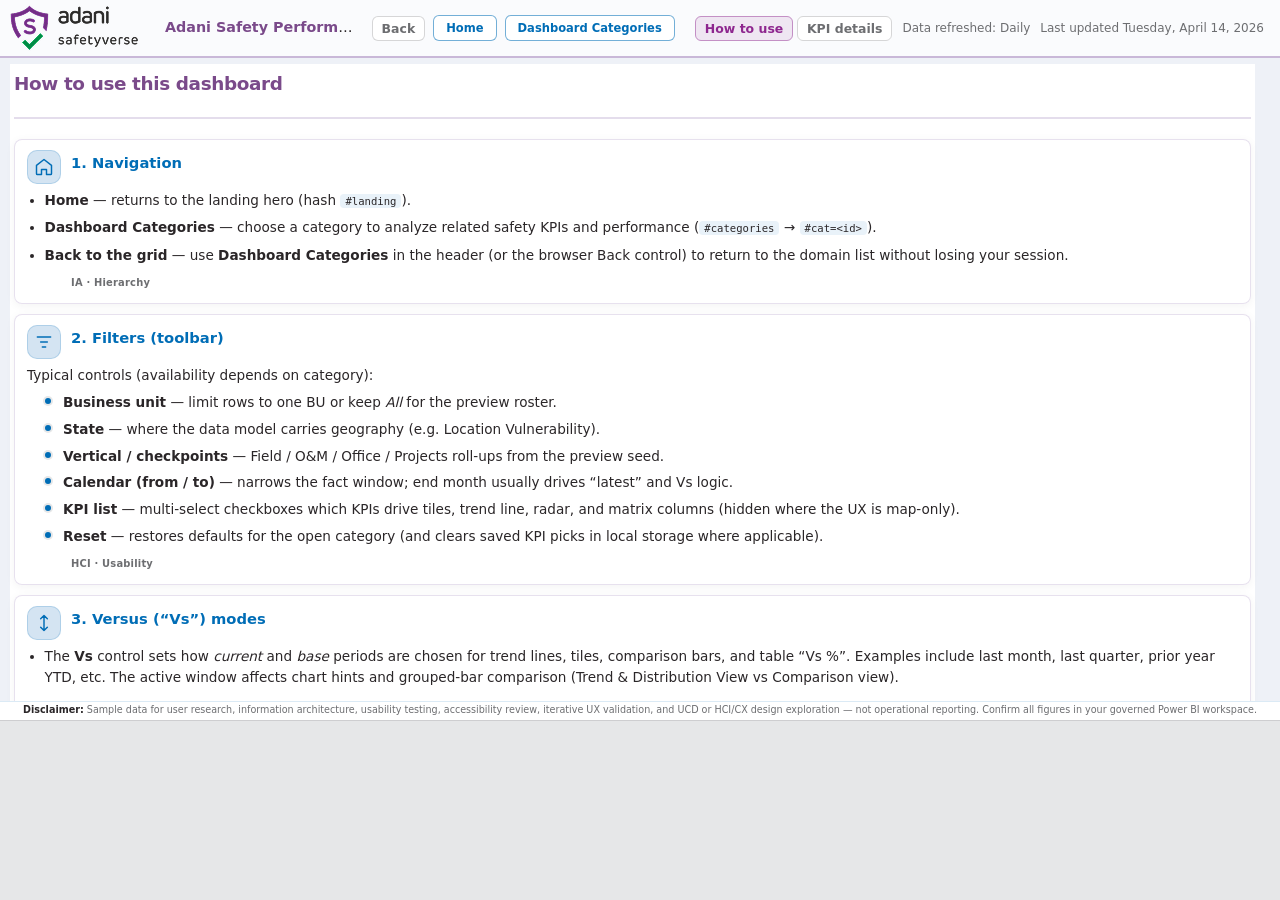
<file: dashboard-preview/guide.html>
<!DOCTYPE html>
<html lang="en">
  <head>
    <meta charset="utf-8" />
    <title>How to use this dashboard &mdash; Adani Safety Performance Dashboard</title>
    <meta name="viewport" content="width=device-width, initial-scale=1" />
    <meta
      name="description"
      content="User guide: navigation, filters, Versus modes, reading charts, exporting PDF, JPEG, and CSV."
    />
    <meta name="theme-color" content="#006db6" />
    <meta name="color-scheme" content="light" />
    <style>
      html {
        font-family: "Segoe UI", "Segoe UI Variable", system-ui, sans-serif;
      }
      .top-header {
        display: flex !important;
        flex-shrink: 0;
        align-items: stretch;
        justify-content: space-between;
        min-height: 58px;
        height: 58px;
        padding: 0 14px 0 0;
        background: #ffffff;
        color: #231f20;
        border-bottom: 3px solid #8e278f;
        box-sizing: border-box;
      }
      .top-header__logo-wrap {
        display: flex;
        align-items: center;
        justify-content: flex-start;
        flex-shrink: 0;
        height: 100%;
        padding: 0 12px 0 10px;
        box-sizing: border-box;
      }
      .top-header__titles {
        flex: 1;
        min-width: 0;
        display: flex;
        flex-direction: column;
        justify-content: center;
        padding: 0 10px 0 14px;
      }
      .top-header__title-line {
        margin: 0;
        font-size: calc(0.8125rem * 1.1);
        line-height: 1.25;
        white-space: nowrap;
        overflow: hidden;
        text-overflow: ellipsis;
        color: #231f20;
      }
      .top-header__brand {
        font-weight: 700;
        color: #8e278f;
      }
      .top-header__logo-wrap img {
        height: auto;
        width: auto;
        max-height: max-content;
        flex-shrink: 0;
        display: block;
        object-fit: contain;
      }
      .top-header__meta--trailing {
        margin-left: auto;
        display: flex;
        align-items: center;
        padding-right: 4px;
        color: #6d6e71;
      }
    </style>
    <link rel="stylesheet" href="styles.css?v=20260415a" />
  </head>
  <body class="shell--docs-body">
    <a class="skip-link" href="#doc-root">Skip to main content</a>

    <div class="shell shell--docs" data-app-shell>
      <header class="top-header" role="banner">
        <div class="top-header__logo-wrap">
          <img
            src="./assets/logo11.png"
            width="180"
            height="45"
            alt="Adani safetyverse"
            decoding="async"
          />
        </div>
        <div class="top-header__titles">
          <p class="top-header__title-line">
            <strong class="top-header__brand">Adani Safety Performance Dashboard</strong>
            <span class="header-sep" aria-hidden="true"> &middot; </span>
            <span class="top-header__desc">How to use this dashboard</span>
          </p>
        </div>
        <div class="top-header__meta top-header__meta--trailing top-header__meta--docs">
          <nav class="top-header__nav top-header__nav--static" aria-label="Go to dashboard">
            <a class="top-nav-link top-nav-link--secondary top-nav-link--back" href="index.html#categories">Back</a>
            <a class="top-nav-link top-nav-link--primary" href="index.html#landing">Home</a>
            <a class="top-nav-link top-nav-link--primary" href="index.html#categories">Dashboard Categories</a>
          </nav>
          <nav class="top-header__docs" aria-label="Help and KPI reference">
            <a class="top-nav-link top-nav-link--doc top-nav-link--secondary" href="guide.html" aria-current="page">How to use</a>
            <a class="top-nav-link top-nav-link--doc top-nav-link--secondary" href="kpi-reference.html">KPI details</a>
          </nav>
          <span class="data-refreshed">Data refreshed: Daily</span>
          <span class="last-updated">Last updated <time datetime="2026-04-14">Tuesday, April 14, 2026</time></span>
        </div>
      </header>

      <main id="doc-root" class="viewport__main viewport__main--docs" role="main" tabindex="-1">
        <div class="doc-page doc-page--shell">
          <header class="doc-page__header doc-page__header--guide">
            <h1>How to use this dashboard</h1>
          </header>

          <section class="guide-card" aria-labelledby="g-nav" data-lens="IA · Hierarchy">
            <div class="guide-card__head">
              <span class="guide-card__icon" aria-hidden="true">
                <svg viewBox="0 0 24 24" width="20" height="20" fill="none" stroke="currentColor" stroke-width="1.75"><path d="M3 10l9-7 9 7v10a1 1 0 0 1-1 1h-5v-6H9v6H4a1 1 0 0 1-1-1V10z" stroke-linejoin="round"/></svg>
              </span>
              <h2 class="guide-card__title" id="g-nav">1. Navigation</h2>
            </div>
            <ul class="guide-card__list">
              <li>
                <strong>Home</strong> — returns to the landing hero (hash <code>#landing</code>).
              </li>
              <li>
                <strong>Dashboard Categories</strong> — choose a category to analyze related safety KPIs and performance
                (<code>#categories</code> → <code>#cat=&lt;id&gt;</code>).
              </li>
              <li>
                <strong>Back to the grid</strong> — use <strong>Dashboard Categories</strong> in the header (or the browser
                Back control) to return to the domain list without losing your session.
              </li>
            </ul>
          </section>

          <section class="guide-card" aria-labelledby="g-filters" data-lens="HCI · Usability">
            <div class="guide-card__head">
              <span class="guide-card__icon" aria-hidden="true">
                <svg viewBox="0 0 24 24" width="20" height="20" fill="none" stroke="currentColor" stroke-width="1.75"><path d="M4 6h16M8 12h8M10 18h4" stroke-linecap="round"/></svg>
              </span>
              <h2 class="guide-card__title" id="g-filters">2. Filters (toolbar)</h2>
            </div>
            <p>Typical controls (availability depends on category):</p>
            <ul class="guide-card__list guide-card__list--checks">
              <li><span class="guide-bullet" aria-hidden="true"></span> <strong>Business unit</strong> — limit rows to one BU or keep <em>All</em> for the preview roster.</li>
              <li><span class="guide-bullet" aria-hidden="true"></span> <strong>State</strong> — where the data model carries geography (e.g. Location Vulnerability).</li>
              <li><span class="guide-bullet" aria-hidden="true"></span> <strong>Vertical / checkpoints</strong> — Field / O&amp;M / Office / Projects roll-ups from the preview seed.</li>
              <li><span class="guide-bullet" aria-hidden="true"></span> <strong>Calendar (from / to)</strong> — narrows the fact window; end month usually drives “latest” and Vs logic.</li>
              <li><span class="guide-bullet" aria-hidden="true"></span> <strong>KPI list</strong> — multi-select checkboxes which KPIs drive tiles, trend line, radar, and matrix columns (hidden where the UX is map-only).</li>
              <li><span class="guide-bullet" aria-hidden="true"></span> <strong>Reset</strong> — restores defaults for the open category (and clears saved KPI picks in local storage where applicable).</li>
            </ul>
          </section>

          <section class="guide-card" aria-labelledby="g-vs" data-lens="Iterative · Consistency">
            <div class="guide-card__head">
              <span class="guide-card__icon" aria-hidden="true">
                <svg viewBox="0 0 24 24" width="20" height="20" fill="none" stroke="currentColor" stroke-width="1.75"><path d="M8 7l4-4 4 4M8 17l4 4 4-4M12 3v18" stroke-linecap="round" stroke-linejoin="round"/></svg>
              </span>
              <h2 class="guide-card__title" id="g-vs">3. Versus (“Vs”) modes</h2>
            </div>
            <ul class="guide-card__list">
              <li>
                The <strong>Vs</strong> control sets how <em>current</em> and <em>base</em> periods are chosen for
                trend lines, tiles, comparison bars, and table “Vs %”. Examples include last month, last quarter,
                prior year YTD, etc. The active window affects chart hints and grouped-bar comparison (Trend & Distribution View vs
                Comparison view).
              </li>
            </ul>
          </section>

          <section class="guide-card" aria-labelledby="g-charts" data-lens="Usability · Desirability">
            <div class="guide-card__head">
              <span class="guide-card__icon" aria-hidden="true">
                <svg viewBox="0 0 24 24" width="20" height="20" fill="none" stroke="currentColor" stroke-width="1.75"><path d="M4 19h16M6 15l3-4 3 2 4-6" stroke-linecap="round" stroke-linejoin="round"/></svg>
              </span>
              <h2 class="guide-card__title" id="g-charts">4. Reading the charts</h2>
            </div>
            <ul class="guide-card__list guide-card__list--checks">
              <li><span class="guide-bullet" aria-hidden="true"></span> Each chart title includes a short <strong>hint</strong> (e.g. “12 mo”, “all BUs”). Hover or focus the <strong>i</strong> beside the title where shown to see filters and parameters for that visual.</li>
              <li><span class="guide-bullet" aria-hidden="true"></span> <strong>Trend</strong> — monthly series for the selected KPI(s); SPI domains may show several lines.</li>
              <li><span class="guide-bullet" aria-hidden="true"></span> <strong>By business / radar / bars</strong> — compare the same measure across BUs for the filtered window.</li>
              <li><span class="guide-bullet" aria-hidden="true"></span> <strong>Location map</strong> — circle size reflects filtered row counts per BU (all contributing vulnerability KPIs combined).</li>
            </ul>
          </section>

          <section class="guide-card" aria-labelledby="g-table" data-lens="Accessibility · Usefulness">
            <div class="guide-card__head">
              <span class="guide-card__icon" aria-hidden="true">
                <svg viewBox="0 0 24 24" width="20" height="20" fill="none" stroke="currentColor" stroke-width="1.75"><path d="M4 6h16v12H4V6zm0 4h16M8 10v4M12 10v4M16 10v4" stroke-linejoin="round"/></svg>
              </span>
              <h2 class="guide-card__title" id="g-table">5. Table view</h2>
            </div>
            <ul class="guide-card__list">
              <li>
                <strong>Table view</strong> shows a BU × KPI matrix with Vs colouring. Use the small export controls
                on the table header for <strong>CSV</strong> (Excel-friendly) or <strong>JPEG</strong> (screenshot of
                the table block).
              </li>
            </ul>
          </section>

          <section class="guide-card" aria-labelledby="g-export" data-lens="CX · Usefulness">
            <div class="guide-card__head">
              <span class="guide-card__icon" aria-hidden="true">
                <svg viewBox="0 0 24 24" width="20" height="20" fill="none" stroke="currentColor" stroke-width="1.75"><path d="M12 3v12M8 11l4 4 4-4M5 21h14" stroke-linecap="round" stroke-linejoin="round"/></svg>
              </span>
              <h2 class="guide-card__title" id="g-export">6. Downloading and exporting</h2>
            </div>
            <ul class="guide-card__list guide-card__list--checks">
              <li><span class="guide-bullet" aria-hidden="true"></span> <strong>Page (PDF / JPEG)</strong> — under the download (arrow) menu in the category toolbar: full page capture for stakeholder walkthroughs.</li>
              <li><span class="guide-bullet" aria-hidden="true"></span> <strong>Filters report (PDF)</strong> — captures filter context and key blocks (when implemented in your build).</li>
              <li><span class="guide-bullet" aria-hidden="true"></span> <strong>Chart JPEG</strong> — camera icon on each chart title exports that canvas/card as an image.</li>
              <li><span class="guide-bullet" aria-hidden="true"></span> <strong>CSV</strong> — from the detail table exports (table toolbar icons).</li>
            </ul>
            <p class="guide-card__note">
              Exports use your current filter and Vs settings. For governed numbers, reconcile against your Power BI
              dataset.
            </p>
          </section>

          <section class="guide-card guide-card--last" aria-labelledby="g-kpi" data-lens="Consistency · IA">
            <div class="guide-card__head">
              <span class="guide-card__icon" aria-hidden="true">
                <svg viewBox="0 0 24 24" width="20" height="20" fill="none" stroke="currentColor" stroke-width="1.75"><path d="M7 4h10v16H7V4zm3 8h4M12 8v2" stroke-linecap="round"/></svg>
              </span>
              <h2 class="guide-card__title" id="g-kpi">7. KPI definitions &amp; formulas</h2>
            </div>
            <ul class="guide-card__list">
              <li>
                See <a href="kpi-reference.html">KPI details &amp; measures</a> for category listings, business
                definitions, and the standard measure pattern used in the wireframe model.
              </li>
            </ul>
          </section>

        </div>
      </main>

      <footer class="app-footer" role="contentinfo" aria-label="Legal and data disclaimer">
        <p class="app-footer__text">
          <strong>Disclaimer:</strong> Sample data for user research, information architecture, usability testing, accessibility review, iterative UX validation, and UCD or HCI/CX design exploration &mdash; not operational reporting. Confirm all figures in your governed Power BI workspace.
        </p>
      </footer>
    </div>
  </body>
</html>
</file>
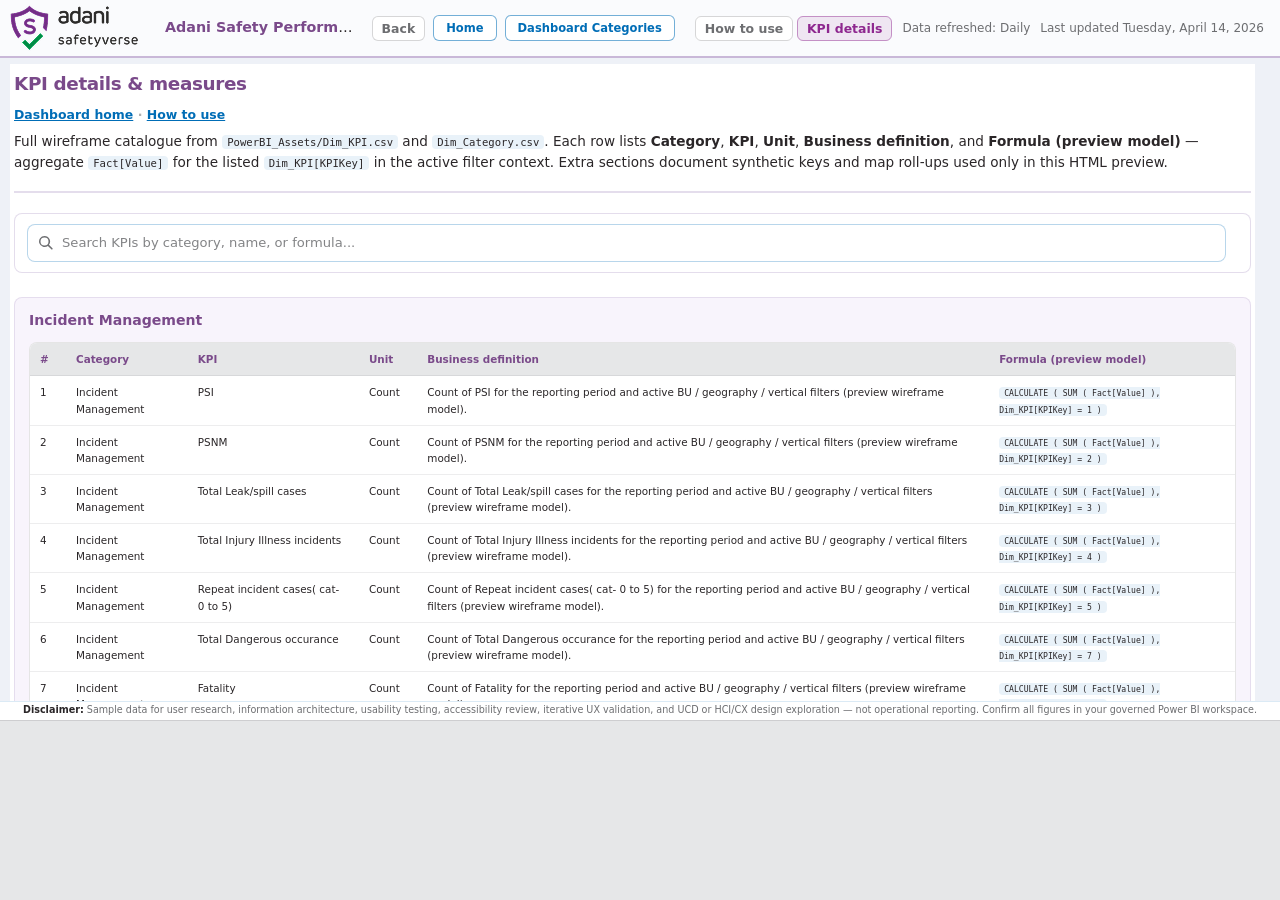
<file: dashboard-preview/kpi-reference.html>
<!DOCTYPE html>
<html lang="en">
  <head>
    <meta charset="utf-8" />
    <title>KPI details &amp; measures &mdash; Adani Safety Performance Dashboard</title>
    <meta name="viewport" content="width=device-width, initial-scale=1" />
    <meta
      name="description"
      content="Safety KPI catalogue: all categories, units, business definitions, and preview-model DAX-style formulas aligned to Dim_KPI."
    />
    <meta name="theme-color" content="#006db6" />
    <meta name="color-scheme" content="light" />
    <style>
      html {
        font-family: "Segoe UI", "Segoe UI Variable", system-ui, sans-serif;
      }
      .top-header {
        display: flex !important;
        flex-shrink: 0;
        align-items: stretch;
        justify-content: space-between;
        min-height: 58px;
        height: 58px;
        padding: 0 14px 0 0;
        background: #ffffff;
        color: #231f20;
        border-bottom: 3px solid #8e278f;
        box-sizing: border-box;
      }
      .top-header__logo-wrap {
        display: flex;
        align-items: center;
        justify-content: flex-start;
        flex-shrink: 0;
        height: 100%;
        padding: 0 12px 0 10px;
        box-sizing: border-box;
      }
      .top-header__titles {
        flex: 1;
        min-width: 0;
        display: flex;
        flex-direction: column;
        justify-content: center;
        padding: 0 10px 0 14px;
      }
      .top-header__title-line {
        margin: 0;
        font-size: calc(0.8125rem * 1.1);
        line-height: 1.25;
        white-space: nowrap;
        overflow: hidden;
        text-overflow: ellipsis;
        color: #231f20;
      }
      .top-header__brand {
        font-weight: 700;
        color: #8e278f;
      }
      .top-header__logo-wrap img {
        height: auto;
        width: auto;
        max-height: max-content;
        flex-shrink: 0;
        display: block;
        object-fit: contain;
      }
      .top-header__meta--trailing {
        margin-left: auto;
        display: flex;
        align-items: center;
        padding-right: 4px;
        color: #6d6e71;
      }
    </style>
    <link rel="stylesheet" href="styles.css?v=20260415a" />
  </head>
  <body class="shell--docs-body">
    <a class="skip-link" href="#doc-root">Skip to main content</a>

    <div class="shell shell--docs" data-app-shell>
      <header class="top-header" role="banner">
        <div class="top-header__logo-wrap">
          <img
            src="./assets/logo11.png"
            width="180"
            height="45"
            alt="Adani safetyverse"
            decoding="async"
          />
        </div>
        <div class="top-header__titles">
          <p class="top-header__title-line">
            <strong class="top-header__brand">Adani Safety Performance Dashboard</strong>
            <span class="header-sep" aria-hidden="true"> &middot; </span>
            <span class="top-header__desc">KPI details &amp; measures</span>
          </p>
        </div>
        <div class="top-header__meta top-header__meta--trailing top-header__meta--docs">
          <nav class="top-header__nav top-header__nav--static" aria-label="Go to dashboard">
            <a class="top-nav-link top-nav-link--secondary top-nav-link--back" href="index.html#categories">Back</a>
            <a class="top-nav-link top-nav-link--primary" href="index.html#landing">Home</a>
            <a class="top-nav-link top-nav-link--primary" href="index.html#categories">Dashboard Categories</a>
          </nav>
          <nav class="top-header__docs" aria-label="Help and KPI reference">
            <a class="top-nav-link top-nav-link--doc top-nav-link--secondary" href="guide.html">How to use</a>
            <a class="top-nav-link top-nav-link--doc top-nav-link--secondary" href="kpi-reference.html" aria-current="page">KPI details</a>
          </nav>
          <span class="data-refreshed">Data refreshed: Daily</span>
          <span class="last-updated">Last updated <time datetime="2026-04-14">Tuesday, April 14, 2026</time></span>
        </div>
      </header>

      <main id="doc-root" class="viewport__main viewport__main--docs" role="main" tabindex="-1">
        <div class="doc-page doc-page--shell">
          <header class="doc-page__header">
            <h1>KPI details &amp; measures</h1>
            <p class="doc-page__back">
              <a href="index.html#landing">Dashboard home</a>
              <span class="header-sep" aria-hidden="true">&middot;</span>
              <a href="guide.html">How to use</a>
            </p>
            <p>
              Full wireframe catalogue from <code>PowerBI_Assets/Dim_KPI.csv</code> and
              <code>Dim_Category.csv</code>. Each row lists
              <strong>Category</strong>, <strong>KPI</strong>, <strong>Unit</strong>, <strong>Business definition</strong>, and
              <strong>Formula (preview model)</strong> &mdash; aggregate <code>Fact[Value]</code> for the listed
              <code>Dim_KPI[KPIKey]</code> in the active filter context. Extra sections document synthetic keys
              and map roll-ups used only in this HTML preview.
            </p>
          </header>

          <div class="doc-kpi-toolbar" role="search">
            <label class="doc-kpi-search">
              <span class="visually-hidden">Search KPIs by category, name, unit, or formula</span>
              <input
                type="search"
                id="kpi-doc-search"
                class="doc-kpi-search__input"
                placeholder="Search KPIs by category, name, or formula..."
                autocomplete="off"
                spellcheck="false"
              />
            </label>
            <p class="doc-kpi-toolbar__hint" id="kpi-doc-search-status" aria-live="polite"></p>
          </div>

    <section class="doc-kpi-cat" id="cat-1">
      <h2>Incident Management</h2>
      <div class="doc-table-wrap">
        <table class="doc-table doc-table--wide">
          <thead>
            <tr>
              <th scope="col" class="doc-table__th-num">#</th>
              <th scope="col">Category</th>
              <th scope="col">KPI</th>
              <th scope="col">Unit</th>
              <th scope="col">Business definition</th>
              <th scope="col">Formula (preview model)</th>
            </tr>
          </thead>
          <tbody>
            <tr>
              <td class="doc-table__num">1</td>
              <td>Incident Management</td>
              <td>PSI</td>
              <td>Count</td>
              <td>Count of PSI for the reporting period and active BU / geography / vertical filters (preview wireframe model).</td>
              <td><code>CALCULATE ( SUM ( Fact[Value] ), Dim_KPI[KPIKey] = 1 )</code></td>
            </tr>
            <tr>
              <td class="doc-table__num">2</td>
              <td>Incident Management</td>
              <td>PSNM</td>
              <td>Count</td>
              <td>Count of PSNM for the reporting period and active BU / geography / vertical filters (preview wireframe model).</td>
              <td><code>CALCULATE ( SUM ( Fact[Value] ), Dim_KPI[KPIKey] = 2 )</code></td>
            </tr>
            <tr>
              <td class="doc-table__num">3</td>
              <td>Incident Management</td>
              <td>Total Leak/spill cases</td>
              <td>Count</td>
              <td>Count of Total Leak/spill cases for the reporting period and active BU / geography / vertical filters (preview wireframe model).</td>
              <td><code>CALCULATE ( SUM ( Fact[Value] ), Dim_KPI[KPIKey] = 3 )</code></td>
            </tr>
            <tr>
              <td class="doc-table__num">4</td>
              <td>Incident Management</td>
              <td>Total Injury Illness incidents</td>
              <td>Count</td>
              <td>Count of Total Injury Illness incidents for the reporting period and active BU / geography / vertical filters (preview wireframe model).</td>
              <td><code>CALCULATE ( SUM ( Fact[Value] ), Dim_KPI[KPIKey] = 4 )</code></td>
            </tr>
            <tr>
              <td class="doc-table__num">5</td>
              <td>Incident Management</td>
              <td>Repeat incident cases( cat- 0 to 5)</td>
              <td>Count</td>
              <td>Count of Repeat incident cases( cat- 0 to 5) for the reporting period and active BU / geography / vertical filters (preview wireframe model).</td>
              <td><code>CALCULATE ( SUM ( Fact[Value] ), Dim_KPI[KPIKey] = 5 )</code></td>
            </tr>
            <tr>
              <td class="doc-table__num">6</td>
              <td>Incident Management</td>
              <td>Total Dangerous occurance</td>
              <td>Count</td>
              <td>Count of Total Dangerous occurance for the reporting period and active BU / geography / vertical filters (preview wireframe model).</td>
              <td><code>CALCULATE ( SUM ( Fact[Value] ), Dim_KPI[KPIKey] = 7 )</code></td>
            </tr>
            <tr>
              <td class="doc-table__num">7</td>
              <td>Incident Management</td>
              <td>Fatality</td>
              <td>Count</td>
              <td>Count of Fatality for the reporting period and active BU / geography / vertical filters (preview wireframe model).</td>
              <td><code>CALCULATE ( SUM ( Fact[Value] ), Dim_KPI[KPIKey] = 8 )</code></td>
            </tr>
            <tr>
              <td class="doc-table__num">8</td>
              <td>Incident Management</td>
              <td>LTI Count</td>
              <td>Count</td>
              <td>Count of LTI Count for the reporting period and active BU / geography / vertical filters (preview wireframe model).</td>
              <td><code>CALCULATE ( SUM ( Fact[Value] ), Dim_KPI[KPIKey] = 9 )</code></td>
            </tr>
            <tr>
              <td class="doc-table__num">9</td>
              <td>Incident Management</td>
              <td>MTC Count</td>
              <td>Count</td>
              <td>Count of MTC Count for the reporting period and active BU / geography / vertical filters (preview wireframe model).</td>
              <td><code>CALCULATE ( SUM ( Fact[Value] ), Dim_KPI[KPIKey] = 10 )</code></td>
            </tr>
            <tr>
              <td class="doc-table__num">10</td>
              <td>Incident Management</td>
              <td>RWC Count</td>
              <td>Count</td>
              <td>Count of RWC Count for the reporting period and active BU / geography / vertical filters (preview wireframe model).</td>
              <td><code>CALCULATE ( SUM ( Fact[Value] ), Dim_KPI[KPIKey] = 11 )</code></td>
            </tr>
            <tr>
              <td class="doc-table__num">11</td>
              <td>Incident Management</td>
              <td>FAC Count</td>
              <td>Count</td>
              <td>Count of FAC Count for the reporting period and active BU / geography / vertical filters (preview wireframe model).</td>
              <td><code>CALCULATE ( SUM ( Fact[Value] ), Dim_KPI[KPIKey] = 12 )</code></td>
            </tr>
            <tr>
              <td class="doc-table__num">12</td>
              <td>Incident Management</td>
              <td>Δ LTI Count</td>
              <td>Count</td>
              <td>Count of Δ LTI Count for the reporting period and active BU / geography / vertical filters (preview wireframe model).</td>
              <td><code>CALCULATE ( SUM ( Fact[Value] ), Dim_KPI[KPIKey] = 14 )</code></td>
            </tr>
            <tr>
              <td class="doc-table__num">13</td>
              <td>Incident Management</td>
              <td>Δ Repeat Incident Count</td>
              <td>Count</td>
              <td>Count of Δ Repeat Incident Count for the reporting period and active BU / geography / vertical filters (preview wireframe model).</td>
              <td><code>CALCULATE ( SUM ( Fact[Value] ), Dim_KPI[KPIKey] = 15 )</code></td>
            </tr>
            <tr>
              <td class="doc-table__num">14</td>
              <td>Incident Management</td>
              <td>Delta of Fatal incident</td>
              <td>Count</td>
              <td>Count of Delta of Fatal incident for the reporting period and active BU / geography / vertical filters (preview wireframe model).</td>
              <td><code>CALCULATE ( SUM ( Fact[Value] ), Dim_KPI[KPIKey] = 19 )</code></td>
            </tr>
            <tr>
              <td class="doc-table__num">15</td>
              <td>Incident Management</td>
              <td>Total Man day lost</td>
              <td>Days</td>
              <td>Total days for Total Man day lost for the reporting period and active filters (preview wireframe model).</td>
              <td><code>CALCULATE ( SUM ( Fact[Value] ), Dim_KPI[KPIKey] = 22 )</code></td>
            </tr>
            <tr>
              <td class="doc-table__num">16</td>
              <td>Incident Management</td>
              <td>Total Vehicle incident</td>
              <td>Count</td>
              <td>Count of Total Vehicle incident for the reporting period and active BU / geography / vertical filters (preview wireframe model).</td>
              <td><code>CALCULATE ( SUM ( Fact[Value] ), Dim_KPI[KPIKey] = 28 )</code></td>
            </tr>
            <tr>
              <td class="doc-table__num">17</td>
              <td>Incident Management</td>
              <td>Investigations Closure %</td>
              <td>% / rate</td>
              <td>Percentage or rate for Investigations Closure % for the reporting period and active filters (preview wireframe model).</td>
              <td><code>CALCULATE ( SUM ( Fact[Value] ), Dim_KPI[KPIKey] = 44 )</code></td>
            </tr>
          </tbody>
        </table>
      </div>
    </section>

    <section class="doc-kpi-cat" id="cat-2">
      <h2>Hazard &amp; Observation Management</h2>
      <div class="doc-table-wrap">
        <table class="doc-table doc-table--wide">
          <thead>
            <tr>
              <th scope="col" class="doc-table__th-num">#</th>
              <th scope="col">Category</th>
              <th scope="col">KPI</th>
              <th scope="col">Unit</th>
              <th scope="col">Business definition</th>
              <th scope="col">Formula (preview model)</th>
            </tr>
          </thead>
          <tbody>
            <tr>
              <td class="doc-table__num">18</td>
              <td>Hazard &amp; Observation Management</td>
              <td>Life saved cases</td>
              <td>Count</td>
              <td>Count of Life saved cases for the reporting period and active BU / geography / vertical filters (preview wireframe model).</td>
              <td><code>CALCULATE ( SUM ( Fact[Value] ), Dim_KPI[KPIKey] = 6 )</code></td>
            </tr>
            <tr>
              <td class="doc-table__num">19</td>
              <td>Hazard &amp; Observation Management</td>
              <td>Near Miss Count</td>
              <td>Count</td>
              <td>Count of Near Miss Count for the reporting period and active BU / geography / vertical filters (preview wireframe model).</td>
              <td><code>CALCULATE ( SUM ( Fact[Value] ), Dim_KPI[KPIKey] = 13 )</code></td>
            </tr>
            <tr>
              <td class="doc-table__num">20</td>
              <td>Hazard &amp; Observation Management</td>
              <td>Hazard Spotting</td>
              <td>Count</td>
              <td>Count of Hazard Spotting for the reporting period and active BU / geography / vertical filters (preview wireframe model).</td>
              <td><code>CALCULATE ( SUM ( Fact[Value] ), Dim_KPI[KPIKey] = 38 )</code></td>
            </tr>
            <tr>
              <td class="doc-table__num">21</td>
              <td>Hazard &amp; Observation Management</td>
              <td>Hazards closure %</td>
              <td>% / rate</td>
              <td>Percentage or rate for Hazards closure % for the reporting period and active filters (preview wireframe model).</td>
              <td><code>CALCULATE ( SUM ( Fact[Value] ), Dim_KPI[KPIKey] = 39 )</code></td>
            </tr>
            <tr>
              <td class="doc-table__num">22</td>
              <td>Hazard &amp; Observation Management</td>
              <td>SRFA Completion %</td>
              <td>% / rate</td>
              <td>Percentage or rate for SRFA Completion % for the reporting period and active filters (preview wireframe model).</td>
              <td><code>CALCULATE ( SUM ( Fact[Value] ), Dim_KPI[KPIKey] = 40 )</code></td>
            </tr>
            <tr>
              <td class="doc-table__num">23</td>
              <td>Hazard &amp; Observation Management</td>
              <td>Safety Inspection Observation closure %</td>
              <td>% / rate</td>
              <td>Percentage or rate for Safety Inspection Observation closure % for the reporting period and active filters (preview wireframe model).</td>
              <td><code>CALCULATE ( SUM ( Fact[Value] ), Dim_KPI[KPIKey] = 45 )</code></td>
            </tr>
            <tr>
              <td class="doc-table__num">24</td>
              <td>Hazard &amp; Observation Management</td>
              <td>Action closure %</td>
              <td>% / rate</td>
              <td>Percentage or rate for Action closure % for the reporting period and active filters (preview wireframe model).</td>
              <td><code>CALCULATE ( SUM ( Fact[Value] ), Dim_KPI[KPIKey] = 46 )</code></td>
            </tr>
            <tr>
              <td class="doc-table__num">25</td>
              <td>Hazard &amp; Observation Management</td>
              <td>Number of Unsafe Acts Identified per hour in SI Rounds by trained personnel</td>
              <td>Count</td>
              <td>Count of Number of Unsafe Acts Identified per hour in SI Rounds by trained personnel for the reporting period and active BU / geography / vertical filters (preview wireframe model).</td>
              <td><code>CALCULATE ( SUM ( Fact[Value] ), Dim_KPI[KPIKey] = 53 )</code></td>
            </tr>
          </tbody>
        </table>
      </div>
    </section>

    <section class="doc-kpi-cat" id="cat-3">
      <h2>Safety Performance Indices (SPI)</h2>
      <div class="doc-table-wrap">
        <table class="doc-table doc-table--wide">
          <thead>
            <tr>
              <th scope="col" class="doc-table__th-num">#</th>
              <th scope="col">Category</th>
              <th scope="col">KPI</th>
              <th scope="col">Unit</th>
              <th scope="col">Business definition</th>
              <th scope="col">Formula (preview model)</th>
            </tr>
          </thead>
          <tbody>
            <tr>
              <td class="doc-table__num">26</td>
              <td>Safety Performance Indices (SPI)</td>
              <td>Fatality Rate</td>
              <td>% / rate</td>
              <td>Percentage or rate for Fatality Rate for the reporting period and active filters (preview wireframe model).</td>
              <td><code>CALCULATE ( SUM ( Fact[Value] ), Dim_KPI[KPIKey] = 16 )</code></td>
            </tr>
            <tr>
              <td class="doc-table__num">27</td>
              <td>Safety Performance Indices (SPI)</td>
              <td>LTIFR</td>
              <td>% / rate</td>
              <td>Percentage or rate for LTIFR for the reporting period and active filters (preview wireframe model).</td>
              <td><code>CALCULATE ( SUM ( Fact[Value] ), Dim_KPI[KPIKey] = 17 )</code></td>
            </tr>
            <tr>
              <td class="doc-table__num">28</td>
              <td>Safety Performance Indices (SPI)</td>
              <td>LTISR</td>
              <td>% / rate</td>
              <td>Percentage or rate for LTISR for the reporting period and active filters (preview wireframe model).</td>
              <td><code>CALCULATE ( SUM ( Fact[Value] ), Dim_KPI[KPIKey] = 18 )</code></td>
            </tr>
            <tr>
              <td class="doc-table__num">29</td>
              <td>Safety Performance Indices (SPI)</td>
              <td>Near Miss Rate</td>
              <td>% / rate</td>
              <td>Percentage or rate for Near Miss Rate for the reporting period and active filters (preview wireframe model).</td>
              <td><code>CALCULATE ( SUM ( Fact[Value] ), Dim_KPI[KPIKey] = 20 )</code></td>
            </tr>
            <tr>
              <td class="doc-table__num">30</td>
              <td>Safety Performance Indices (SPI)</td>
              <td>TRIR</td>
              <td>% / rate</td>
              <td>Percentage or rate for TRIR for the reporting period and active filters (preview wireframe model).</td>
              <td><code>CALCULATE ( SUM ( Fact[Value] ), Dim_KPI[KPIKey] = 21 )</code></td>
            </tr>
            <tr>
              <td class="doc-table__num">31</td>
              <td>Safety Performance Indices (SPI)</td>
              <td>Vehicle Incident Rate</td>
              <td>% / rate</td>
              <td>Percentage or rate for Vehicle Incident Rate for the reporting period and active filters (preview wireframe model).</td>
              <td><code>CALCULATE ( SUM ( Fact[Value] ), Dim_KPI[KPIKey] = 29 )</code></td>
            </tr>
          </tbody>
        </table>
      </div>
    </section>

    <section class="doc-kpi-cat" id="cat-4">
      <h2>Consequence Management</h2>
      <div class="doc-table-wrap">
        <table class="doc-table doc-table--wide">
          <thead>
            <tr>
              <th scope="col" class="doc-table__th-num">#</th>
              <th scope="col">Category</th>
              <th scope="col">KPI</th>
              <th scope="col">Unit</th>
              <th scope="col">Business definition</th>
              <th scope="col">Formula (preview model)</th>
            </tr>
          </thead>
          <tbody>
            <tr>
              <td class="doc-table__num">32</td>
              <td>Consequence Management</td>
              <td>Fatality vs CMP action Compliance</td>
              <td>Count</td>
              <td>Count of Fatality vs CMP action Compliance for the reporting period and active BU / geography / vertical filters (preview wireframe model).</td>
              <td><code>CALCULATE ( SUM ( Fact[Value] ), Dim_KPI[KPIKey] = 23 )</code></td>
            </tr>
            <tr>
              <td class="doc-table__num">33</td>
              <td>Consequence Management</td>
              <td>LTI vs CMP action Compliance</td>
              <td>Count</td>
              <td>Count of LTI vs CMP action Compliance for the reporting period and active BU / geography / vertical filters (preview wireframe model).</td>
              <td><code>CALCULATE ( SUM ( Fact[Value] ), Dim_KPI[KPIKey] = 24 )</code></td>
            </tr>
            <tr>
              <td class="doc-table__num">34</td>
              <td>Consequence Management</td>
              <td>Total CMP action Taken</td>
              <td>Count</td>
              <td>Count of Total CMP action Taken for the reporting period and active BU / geography / vertical filters (preview wireframe model).</td>
              <td><code>CALCULATE ( SUM ( Fact[Value] ), Dim_KPI[KPIKey] = 25 )</code></td>
            </tr>
            <tr>
              <td class="doc-table__num">35</td>
              <td>Consequence Management</td>
              <td>CMP action catergory wise </td>
              <td>Count</td>
              <td>Count of CMP action catergory wise for the reporting period and active BU / geography / vertical filters (preview wireframe model).</td>
              <td><code>CALCULATE ( SUM ( Fact[Value] ), Dim_KPI[KPIKey] = 26 )</code></td>
            </tr>
            <tr>
              <td class="doc-table__num">36</td>
              <td>Consequence Management</td>
              <td>CMP action Job band wise</td>
              <td>Count</td>
              <td>Count of CMP action Job band wise for the reporting period and active BU / geography / vertical filters (preview wireframe model).</td>
              <td><code>CALCULATE ( SUM ( Fact[Value] ), Dim_KPI[KPIKey] = 27 )</code></td>
            </tr>
          </tbody>
        </table>
      </div>
    </section>

    <section class="doc-kpi-cat" id="cat-5">
      <h2>Assurance and Compliance</h2>
      <div class="doc-table-wrap">
        <table class="doc-table doc-table--wide">
          <thead>
            <tr>
              <th scope="col" class="doc-table__th-num">#</th>
              <th scope="col">Category</th>
              <th scope="col">KPI</th>
              <th scope="col">Unit</th>
              <th scope="col">Business definition</th>
              <th scope="col">Formula (preview model)</th>
            </tr>
          </thead>
          <tbody>
            <tr>
              <td class="doc-table__num">37</td>
              <td>Assurance and Compliance</td>
              <td>Current Safe Man Hours</td>
              <td>Hours</td>
              <td>Total hours for Current Safe Man Hours for the reporting period and active filters (preview wireframe model).</td>
              <td><code>CALCULATE ( SUM ( Fact[Value] ), Dim_KPI[KPIKey] = 30 )</code></td>
            </tr>
            <tr>
              <td class="doc-table__num">38</td>
              <td>Assurance and Compliance</td>
              <td>Man Hrs (Employee)</td>
              <td>Hours</td>
              <td>Total hours for Man Hrs (Employee) for the reporting period and active filters (preview wireframe model).</td>
              <td><code>CALCULATE ( SUM ( Fact[Value] ), Dim_KPI[KPIKey] = 31 )</code></td>
            </tr>
            <tr>
              <td class="doc-table__num">39</td>
              <td>Assurance and Compliance</td>
              <td>Man Hrs (Contractor)</td>
              <td>Hours</td>
              <td>Total hours for Man Hrs (Contractor) for the reporting period and active filters (preview wireframe model).</td>
              <td><code>CALCULATE ( SUM ( Fact[Value] ), Dim_KPI[KPIKey] = 32 )</code></td>
            </tr>
            <tr>
              <td class="doc-table__num">40</td>
              <td>Assurance and Compliance</td>
              <td>Total Man Hours</td>
              <td>Hours</td>
              <td>Total hours for Total Man Hours for the reporting period and active filters (preview wireframe model).</td>
              <td><code>CALCULATE ( SUM ( Fact[Value] ), Dim_KPI[KPIKey] = 33 )</code></td>
            </tr>
          </tbody>
        </table>
      </div>
    </section>

    <section class="doc-kpi-cat" id="cat-6">
      <h2>Training &amp; Competency Development</h2>
      <div class="doc-table-wrap">
        <table class="doc-table doc-table--wide">
          <thead>
            <tr>
              <th scope="col" class="doc-table__th-num">#</th>
              <th scope="col">Category</th>
              <th scope="col">KPI</th>
              <th scope="col">Unit</th>
              <th scope="col">Business definition</th>
              <th scope="col">Formula (preview model)</th>
            </tr>
          </thead>
          <tbody>
            <tr>
              <td class="doc-table__num">41</td>
              <td>Training &amp; Competency Development</td>
              <td>Total training conducted</td>
              <td>Count</td>
              <td>Count of Total training conducted for the reporting period and active BU / geography / vertical filters (preview wireframe model).</td>
              <td><code>CALCULATE ( SUM ( Fact[Value] ), Dim_KPI[KPIKey] = 34 )</code></td>
            </tr>
            <tr>
              <td class="doc-table__num">42</td>
              <td>Training &amp; Competency Development</td>
              <td>Training intensity Rate</td>
              <td>% / rate</td>
              <td>Percentage or rate for Training intensity Rate for the reporting period and active filters (preview wireframe model).</td>
              <td><code>CALCULATE ( SUM ( Fact[Value] ), Dim_KPI[KPIKey] = 35 )</code></td>
            </tr>
            <tr>
              <td class="doc-table__num">43</td>
              <td>Training &amp; Competency Development</td>
              <td>Frontline worker training index</td>
              <td>% / rate</td>
              <td>Percentage or rate for Frontline worker training index for the reporting period and active filters (preview wireframe model).</td>
              <td><code>CALCULATE ( SUM ( Fact[Value] ), Dim_KPI[KPIKey] = 36 )</code></td>
            </tr>
            <tr>
              <td class="doc-table__num">44</td>
              <td>Training &amp; Competency Development</td>
              <td>Executive training Index (Functional Managers, Managing Managers, Managing Others &amp; Managing Self )</td>
              <td>% / rate</td>
              <td>Percentage or rate for Executive training Index (Functional Managers, Managing Managers, Managing Others &amp; Managing Self ) for the reporting period and active filters (preview wireframe model).</td>
              <td><code>CALCULATE ( SUM ( Fact[Value] ), Dim_KPI[KPIKey] = 37 )</code></td>
            </tr>
            <tr>
              <td class="doc-table__num">45</td>
              <td>Training &amp; Competency Development</td>
              <td>SAKSHAM Implementation %</td>
              <td>% / rate</td>
              <td>Percentage or rate for SAKSHAM Implementation % for the reporting period and active filters (preview wireframe model).</td>
              <td><code>CALCULATE ( SUM ( Fact[Value] ), Dim_KPI[KPIKey] = 49 )</code></td>
            </tr>
          </tbody>
        </table>
      </div>
    </section>

    <section class="doc-kpi-cat" id="cat-7">
      <h2>Risk Control Programs</h2>
      <div class="doc-table-wrap">
        <table class="doc-table doc-table--wide">
          <thead>
            <tr>
              <th scope="col" class="doc-table__th-num">#</th>
              <th scope="col">Category</th>
              <th scope="col">KPI</th>
              <th scope="col">Unit</th>
              <th scope="col">Business definition</th>
              <th scope="col">Formula (preview model)</th>
            </tr>
          </thead>
          <tbody>
            <tr>
              <td class="doc-table__num">46</td>
              <td>Risk Control Programs</td>
              <td>S-4 SRFA Closure %</td>
              <td>% / rate</td>
              <td>Percentage or rate for S-4 SRFA Closure % for the reporting period and active filters (preview wireframe model).</td>
              <td><code>CALCULATE ( SUM ( Fact[Value] ), Dim_KPI[KPIKey] = 41 )</code></td>
            </tr>
            <tr>
              <td class="doc-table__num">47</td>
              <td>Risk Control Programs</td>
              <td>S-5 SRFA Closure %</td>
              <td>% / rate</td>
              <td>Percentage or rate for S-5 SRFA Closure % for the reporting period and active filters (preview wireframe model).</td>
              <td><code>CALCULATE ( SUM ( Fact[Value] ), Dim_KPI[KPIKey] = 42 )</code></td>
            </tr>
            <tr>
              <td class="doc-table__num">48</td>
              <td>Risk Control Programs</td>
              <td>Incident Key Learning implementation %</td>
              <td>% / rate</td>
              <td>Percentage or rate for Incident Key Learning implementation % for the reporting period and active filters (preview wireframe model).</td>
              <td><code>CALCULATE ( SUM ( Fact[Value] ), Dim_KPI[KPIKey] = 51 )</code></td>
            </tr>
            <tr>
              <td class="doc-table__num">49</td>
              <td>Risk Control Programs</td>
              <td>FRC compliance Rate</td>
              <td>% / rate</td>
              <td>Percentage or rate for FRC compliance Rate for the reporting period and active filters (preview wireframe model).</td>
              <td><code>CALCULATE ( SUM ( Fact[Value] ), Dim_KPI[KPIKey] = 52 )</code></td>
            </tr>
            <tr>
              <td class="doc-table__num">50</td>
              <td>Risk Control Programs</td>
              <td>% Standard Implementation against the top critical Safety Standards (4 nos.)</td>
              <td>% / rate</td>
              <td>Percentage or rate for % Standard Implementation against the top critical Safety Standards (4 nos.) for the reporting period and active filters (preview wireframe model).</td>
              <td><code>CALCULATE ( SUM ( Fact[Value] ), Dim_KPI[KPIKey] = 54 )</code></td>
            </tr>
          </tbody>
        </table>
      </div>
    </section>

    <section class="doc-kpi-cat" id="cat-8">
      <h2>Leadership &amp; Safety Governance</h2>
      <div class="doc-table-wrap">
        <table class="doc-table doc-table--wide">
          <thead>
            <tr>
              <th scope="col" class="doc-table__th-num">#</th>
              <th scope="col">Category</th>
              <th scope="col">KPI</th>
              <th scope="col">Unit</th>
              <th scope="col">Business definition</th>
              <th scope="col">Formula (preview model)</th>
            </tr>
          </thead>
          <tbody>
            <tr>
              <td class="doc-table__num">51</td>
              <td>Leadership &amp; Safety Governance</td>
              <td>Safety Walkthrough by Senior leadership Team</td>
              <td>Count</td>
              <td>Count of Safety Walkthrough by Senior leadership Team for the reporting period and active BU / geography / vertical filters (preview wireframe model).</td>
              <td><code>CALCULATE ( SUM ( Fact[Value] ), Dim_KPI[KPIKey] = 43 )</code></td>
            </tr>
            <tr>
              <td class="doc-table__num">52</td>
              <td>Leadership &amp; Safety Governance</td>
              <td>Business Safety Council Meeting</td>
              <td>Count</td>
              <td>Count of Business Safety Council Meeting for the reporting period and active BU / geography / vertical filters (preview wireframe model).</td>
              <td><code>CALCULATE ( SUM ( Fact[Value] ), Dim_KPI[KPIKey] = 47 )</code></td>
            </tr>
            <tr>
              <td class="doc-table__num">53</td>
              <td>Leadership &amp; Safety Governance</td>
              <td>6 Taskforce governance meeting</td>
              <td>Count</td>
              <td>Count of 6 Taskforce governance meeting for the reporting period and active BU / geography / vertical filters (preview wireframe model).</td>
              <td><code>CALCULATE ( SUM ( Fact[Value] ), Dim_KPI[KPIKey] = 48 )</code></td>
            </tr>
            <tr>
              <td class="doc-table__num">54</td>
              <td>Leadership &amp; Safety Governance</td>
              <td>Number of observations by leadership in walkthrough exercises/ discussions/ reviews for CAPA by concerned BU team - Felt leadership actions</td>
              <td>Count</td>
              <td>Count of Number of observations by leadership in walkthrough exercises/ discussions/ reviews for CAPA by concerned BU team - Felt leadership actions for the reporting period and active BU / geography / vertical filters (preview wireframe model).</td>
              <td><code>CALCULATE ( SUM ( Fact[Value] ), Dim_KPI[KPIKey] = 55 )</code></td>
            </tr>
          </tbody>
        </table>
      </div>
    </section>

    <section class="doc-kpi-cat" id="cat-9">
      <h2>Digital &amp; Technology Intervention</h2>
      <div class="doc-table-wrap">
        <table class="doc-table doc-table--wide">
          <thead>
            <tr>
              <th scope="col" class="doc-table__th-num">#</th>
              <th scope="col">Category</th>
              <th scope="col">KPI</th>
              <th scope="col">Unit</th>
              <th scope="col">Business definition</th>
              <th scope="col">Formula (preview model)</th>
            </tr>
          </thead>
          <tbody>
            <tr>
              <td class="doc-table__num">55</td>
              <td>Digital &amp; Technology Intervention</td>
              <td>SAFEX Utilization </td>
              <td>% / rate</td>
              <td>Percentage or rate for SAFEX Utilization for the reporting period and active filters (preview wireframe model).</td>
              <td><code>CALCULATE ( SUM ( Fact[Value] ), Dim_KPI[KPIKey] = 50 )</code></td>
            </tr>
          </tbody>
        </table>
      </div>
    </section>

    <section class="doc-kpi-cat" id="cat-assurance-preview">
      <h2>Assurance (preview model)</h2>
      <div class="doc-table-wrap">
        <table class="doc-table doc-table--wide">
          <thead>
            <tr>
              <th scope="col" class="doc-table__th-num">#</th>
              <th scope="col">Category</th>
              <th scope="col">KPI</th>
              <th scope="col">Unit</th>
              <th scope="col">Business definition</th>
              <th scope="col">Formula (preview model)</th>
            </tr>
          </thead>
          <tbody>
            <tr>
              <td class="doc-table__num">56</td>
              <td>Assurance (preview model)</td>
              <td>Incident Key Learning implementation % (preview key)</td>
              <td>% / rate</td>
              <td>Percentage or rate for Incident Key Learning implementation % (preview key) for the reporting period and active filters (Synthetic key for Assurance preview; align to governed measure in production).</td>
              <td><code>CALCULATE ( SUM ( Fact[Value] ), Dim_KPI[KPIKey] = 501 )</code></td>
            </tr>
            <tr>
              <td class="doc-table__num">57</td>
              <td>Assurance (preview model)</td>
              <td>FRC compliance Rate (preview key)</td>
              <td>% / rate</td>
              <td>Percentage or rate for FRC compliance Rate (preview key) for the reporting period and active filters (Synthetic key for Assurance preview; align to governed measure in production).</td>
              <td><code>CALCULATE ( SUM ( Fact[Value] ), Dim_KPI[KPIKey] = 502 )</code></td>
            </tr>
            <tr>
              <td class="doc-table__num">58</td>
              <td>Assurance (preview model)</td>
              <td>% Standard Implementation - top critical Safety Standards (preview key)</td>
              <td>% / rate</td>
              <td>Percentage or rate for % Standard Implementation - top critical Safety Standards (preview key) for the reporting period and active filters (Synthetic key for Assurance preview; align to governed measure in production).</td>
              <td><code>CALCULATE ( SUM ( Fact[Value] ), Dim_KPI[KPIKey] = 503 )</code></td>
            </tr>
          </tbody>
        </table>
      </div>
    </section>

    <section class="doc-kpi-cat" id="cat-location-vulnerability">
      <h2>Location Vulnerability (preview map)</h2>
      <div class="doc-table-wrap">
        <table class="doc-table doc-table--wide">
          <thead>
            <tr>
              <th scope="col" class="doc-table__th-num">#</th>
              <th scope="col">Category</th>
              <th scope="col">KPI</th>
              <th scope="col">Unit</th>
              <th scope="col">Business definition</th>
              <th scope="col">Formula (preview model)</th>
            </tr>
          </thead>
          <tbody>
            <tr>
              <td class="doc-table__num">59</td>
              <td>Location Vulnerability (preview map)</td>
              <td>Near Miss Count</td>
              <td>Count</td>
              <td>Count of Near Miss Count for the reporting period and active BU / geography / vertical filters (preview wireframe model). Also surfaced on the Location Vulnerability map layer for the same filtered scope (preview wireframe model).</td>
              <td><code>CALCULATE ( SUM ( Fact[Value] ), Dim_KPI[KPIKey] = 13 )</code></td>
            </tr>
            <tr>
              <td class="doc-table__num">60</td>
              <td>Location Vulnerability (preview map)</td>
              <td>Hazard Spotting</td>
              <td>Count</td>
              <td>Count of Hazard Spotting for the reporting period and active BU / geography / vertical filters (preview wireframe model). Also surfaced on the Location Vulnerability map layer for the same filtered scope (preview wireframe model).</td>
              <td><code>CALCULATE ( SUM ( Fact[Value] ), Dim_KPI[KPIKey] = 38 )</code></td>
            </tr>
            <tr>
              <td class="doc-table__num">61</td>
              <td>Location Vulnerability (preview map)</td>
              <td>Hazards closure %</td>
              <td>% / rate</td>
              <td>Percentage or rate for Hazards closure % for the reporting period and active filters (preview wireframe model). Also surfaced on the Location Vulnerability map layer for the same filtered scope (preview wireframe model).</td>
              <td><code>CALCULATE ( SUM ( Fact[Value] ), Dim_KPI[KPIKey] = 39 )</code></td>
            </tr>
            <tr>
              <td class="doc-table__num">62</td>
              <td>Location Vulnerability (preview map)</td>
              <td>SRFA Completion %</td>
              <td>% / rate</td>
              <td>Percentage or rate for SRFA Completion % for the reporting period and active filters (preview wireframe model). Also surfaced on the Location Vulnerability map layer for the same filtered scope (preview wireframe model).</td>
              <td><code>CALCULATE ( SUM ( Fact[Value] ), Dim_KPI[KPIKey] = 40 )</code></td>
            </tr>
            <tr>
              <td class="doc-table__num">63</td>
              <td>Location Vulnerability (preview map)</td>
              <td>Safety Inspection Observation closure %</td>
              <td>% / rate</td>
              <td>Percentage or rate for Safety Inspection Observation closure % for the reporting period and active filters (preview wireframe model). Also surfaced on the Location Vulnerability map layer for the same filtered scope (preview wireframe model).</td>
              <td><code>CALCULATE ( SUM ( Fact[Value] ), Dim_KPI[KPIKey] = 45 )</code></td>
            </tr>
            <tr>
              <td class="doc-table__num">64</td>
              <td>Location Vulnerability (preview map)</td>
              <td>Action closure %</td>
              <td>% / rate</td>
              <td>Percentage or rate for Action closure % for the reporting period and active filters (preview wireframe model). Also surfaced on the Location Vulnerability map layer for the same filtered scope (preview wireframe model).</td>
              <td><code>CALCULATE ( SUM ( Fact[Value] ), Dim_KPI[KPIKey] = 46 )</code></td>
            </tr>
            <tr>
              <td class="doc-table__num">65</td>
              <td>Location Vulnerability (preview map)</td>
              <td>Number of Unsafe Acts Identified per hour in SI Rounds by trained personnel</td>
              <td>Count</td>
              <td>Count of Number of Unsafe Acts Identified per hour in SI Rounds by trained personnel for the reporting period and active BU / geography / vertical filters (preview wireframe model). Also surfaced on the Location Vulnerability map layer for the same filtered scope (preview wireframe model).</td>
              <td><code>CALCULATE ( SUM ( Fact[Value] ), Dim_KPI[KPIKey] = 53 )</code></td>
            </tr>
          </tbody>
        </table>
      </div>
    </section>


          <section class="doc-kpi-cat doc-kpi-cat--source" id="source-files">
            <h2>Source files</h2>
            <p>
              Authoritative names and category mapping:
              <code>PowerBI_Assets/Dim_KPI.csv</code>,
              <code>PowerBI_Assets/Dim_Category.csv</code>, and
              <code>PowerBI_Assets/Master_KPI_Measures_Link.csv</code>. Align DAX with your enterprise semantic
              model and row-level security.
            </p>
            <p>
              Regenerate KPI tables by running
              <code>dashboard-preview/_generate-kpi-reference-fragment.ps1</code> after changing the CSVs.
            </p>
          </section>
        </div>
      </main>

      <footer class="app-footer" role="contentinfo" aria-label="Legal and data disclaimer">
        <p class="app-footer__text">
          <strong>Disclaimer:</strong> Sample data for user research, information architecture, usability testing, accessibility review, iterative UX validation, and UCD or HCI/CX design exploration &mdash; not operational reporting. Confirm all figures in your governed Power BI workspace.
        </p>
      </footer>
    </div>
    <script src="kpi-reference-search.js?v=20260415a" defer></script>
  </body>
</html>
</file>
<file: dashboard-preview/styles.css>
/* Typography: Segoe UI (Power BI–aligned); adani-fonts.css optional */

/* Fixed canvas 1280×720 — no document scroll */
/* Brand palette: #00B16B #006DB6 #8E278F #F04C23 — light theme: soft page wash + pastel charts */
/*
 * Power BI–aligned preview tokens (report page + visuals):
 * - Page: 1280×720 matches common 16:9 HD export; recreate as one page in Power BI with the same pixel size.
 * - Type: Segoe UI across the preview. Keep visual title > axis > legend hierarchy.
 * - Spacing: 8px grid (--space-grid); pad visuals consistently for easy 1:1 rebuild in PBI.
 */
:root {
  /* Adani brand palette (approved) — UI uses softer tints for comfort */
  --bg-page: #eef1f7;
  --bg-card: #ffffff;
  --text: #2a2628;
  --text-muted: #6d6e71;
  --text-heading: #7a4a8a;
  --text-on-reverse: #ffffff;
  --border: rgba(109, 110, 113, 0.26);
  --brand-green: #00b16b;
  --brand-blue: #006db6;
  --brand-purple: #8e278f;
  --brand-orange: #f04c23;
  --adani-grey: #e6e7e8;
  /* Pastel tints for charts and fills */
  --pastel-blue: #a8cce8;
  --pastel-purple: #d4c4e0;
  --pastel-green: #b8e6d0;
  --pastel-sand: #f0dcb8;
  --adani-teal: var(--brand-green);
  --adani-blue: var(--brand-blue);
  --header-bg: #fafbfd;
  --header-border: #c9b8d8;
  --primary-solid: #006db6;
  --focus-ring: 2px solid #006db6;
  --radius: 8px;
  /* Segoe UI family first (Windows / Microsoft stack); then generic UI sans fallbacks */
  --font: "Segoe UI", "Segoe UI Variable", "Segoe UI Historic", system-ui,
    sans-serif;
  --font-display: "Segoe UI", "Segoe UI Variable", "Segoe UI Historic",
    system-ui, sans-serif;
  --viewport-w: 1280px;
  --viewport-h: 720px;
  --header-h: 58px;
  /* Match Power BI visual hierarchy (sizes work at default browser 16px = 1rem) */
  --space-grid: 8px;
  --viz-title-fs: 0.74rem;
  --viz-caption-fs: 0.62rem;
  --viz-label-fs: 0.68rem;
  --viz-table-cell-fs: 0.7rem;
  --viz-footer-fs-min: 0.58rem;
  --viz-footer-fs-max: 0.64rem;
  /* BU matrix: bar width scales to max |Vs %| in table (see app.js matrixBarWidthNormalized) */
  --matrix-databar-h: 12px;
  /* Multi-KPI metric tiles: Vs arrow + tile border (green up / red down) */
  --multi-kpi-trend-up: var(--brand-green);
  --multi-kpi-trend-down: #c41e3a;
  /* Vs negative: muted wine/burgundy (not multi-KPI arrows; BU matrix uses table tokens) */
  --vs-negative: #8f5c6b;
  --vs-negative-soft: #c49aa8;
  /* Table view (BU matrix): stronger diverging fills + readable % text */
  --table-vs-pos-fill: #7dcea0;
  --table-vs-neg-fill: #f0aeb8;
  --table-vs-pos-text: #0d5c32;
  --table-vs-neg-text: #9b1c2e;
  /* Category / KPI drill-down — borders from muted grey only */
  --cat-section-gap: 6px;
  --border-kpi-outer: rgba(109, 110, 113, 0.2);
  --border-kpi-mid: rgba(109, 110, 113, 0.16);
  --border-kpi-tile: rgba(109, 110, 113, 0.14);
  --ease: cubic-bezier(0.4, 0, 0.2, 1);
  /* Landing hero: matches Adani group infographic canvas */
  --landing-banner-bg: var(--bg-page);
  /* Category: detail table body rows (pagination page size) */
  --detail-table-body-rows: 5;
  --detail-thead-h: 17px;
  --detail-row-h: 24px;
  --detail-table-pad: 2px;
}

/*
 * KPI dashboard only (#cat=… / .cat-view): brighter Adani brand surfaces.
 * Approved hex: #00B16B #006DB6 #8E278F #F04C23 · #E6E7E8 · #231F20 #6D6E71
 * Does not apply to Home (#landing) or Categories grid (#categories).
 */
body:has(.cat-view) {
  --bg-page: #f1f6fc;
  --text-heading: #8e278f;
  --header-border: #8e278f;
  --border-kpi-outer: rgba(0, 109, 182, 0.28);
  --border-kpi-mid: rgba(0, 109, 182, 0.22);
  --border-kpi-tile: rgba(0, 109, 182, 0.18);
  --table-vs-pos-fill: #6ec995;
  --table-vs-neg-fill: #f5a0ad;
  --table-vs-pos-text: #0d5c32;
  --table-vs-neg-text: #9b1c2e;
}

body:has(.cat-view) .chart-box {
  background: #ffffff;
  border-color: rgba(0, 109, 182, 0.24);
}

body:has(.cat-view) .chart-box:hover {
  border-color: rgba(0, 109, 182, 0.38);
  box-shadow: 0 2px 14px rgba(0, 109, 182, 0.1);
}

body:has(.cat-view) .multi-kpi-tile__name {
  color: #006db6;
}

body:has(.cat-view) .multi-kpi-tile__type-badge {
  color: #006db6;
  background: rgba(0, 109, 182, 0.18);
}

body:has(.cat-view) fieldset.kpi-summary-region {
  border-color: rgba(0, 109, 182, 0.22);
  box-shadow: 0 1px 4px rgba(0, 109, 182, 0.07);
}

body:has(.cat-view) .chart-spi-map-host {
  background: #e8f2fa;
}

body:has(.cat-view) .chart-spi-map-host--insights {
  background: #f5f9fd;
}

body:has(.cat-view) .chart-box--cmp-breakdown h3.chart-analytics-title {
  color: #00b16b;
  border-bottom-color: rgba(0, 177, 107, 0.55);
}

body:has(.cat-view) .multi-kpi-card {
  border-color: rgba(0, 109, 182, 0.24);
  box-shadow: 0 1px 5px rgba(0, 109, 182, 0.08);
}

@media (prefers-reduced-motion: reduce) {
  *,
  *::before,
  *::after {
    animation-duration: 0.01ms !important;
    transition-duration: 0.01ms !important;
  }
}

/* Stronger edges for users who prefer higher contrast (accessibility / Windows high contrast adjacent). */
@media (prefers-contrast: more) {
  :root {
    --border: rgba(109, 110, 113, 0.55);
    --border-kpi-outer: rgba(109, 110, 113, 0.5);
    --border-kpi-tile: rgba(109, 110, 113, 0.45);
  }

  .top-nav-link {
    border-color: rgba(0, 109, 182, 0.65);
  }

  .landing__guide-panel,
  .multi-kpi-card,
  .chart-box,
  .data-table {
    border-width: 2px;
  }
}

*,
*::before,
*::after {
  box-sizing: border-box;
}

html {
  height: 100%;
  max-height: 100%;
  overflow: hidden;
  font-family: var(--font);
}

body {
  height: 100%;
  max-height: 100%;
  margin: 0;
  overflow: hidden;
  font-family: var(--font);
  color: var(--text);
  background: var(--bg-page);
  display: flex;
  flex-direction: column;
  align-items: center;
  justify-content: flex-start;
  -webkit-font-smoothing: antialiased;
  -moz-osx-font-smoothing: grayscale;
}

.skip-link {
  position: absolute;
  left: -9999px;
  z-index: 10000;
  padding: 0.5rem 0.75rem;
  background: var(--brand-blue);
  color: #fff;
  text-decoration: none;
}
.skip-link:focus {
  left: 8px;
  top: 8px;
  outline: var(--focus-ring);
}

/* Fixed 1280×720 stage (header + main; no page scroll inside shell) */
.shell {
  width: var(--viewport-w);
  height: var(--viewport-h);
  max-width: 100vw;
  max-height: 100vh;
  margin: 0 auto;
  overflow: hidden;
  background: var(--bg-page);
  display: flex;
  flex-direction: column;
  box-shadow: 0 0 0 1px rgba(35, 31, 32, 0.06),
    0 12px 40px rgba(15, 23, 42, 0.04);
  position: relative;
  z-index: 1;
  flex-shrink: 0;
}

.top-header {
  flex: 0 0 var(--header-h);
  flex-shrink: 0;
  height: var(--header-h);
  min-height: var(--header-h);
  padding: 0 12px 0 0;
  display: flex;
  align-items: stretch;
  justify-content: space-between;
  gap: 0;
  background: var(--header-bg);
  color: var(--text);
  border-bottom: 2px solid var(--header-border);
  box-sizing: border-box;
  font-family: var(--font);
  position: relative;
  z-index: 20;
}

/* Logo column: same surface as header (flat white bar) */
.top-header__logo-wrap {
  display: flex;
  align-items: center;
  justify-content: flex-start;
  flex-shrink: 0;
  height: 100%;
  padding: 0 12px 0 10px;
  box-sizing: border-box;
  background: transparent;
  border-radius: 0;
}

.top-header__logo-wrap img {
  height: auto;
  width: auto;
  max-height: max-content;
  flex-shrink: 0;
  display: block;
  object-fit: contain;
}

/* Center column: product name + tagline */
.top-header__titles {
  flex: 1;
  min-width: 0;
  display: flex;
  flex-direction: column;
  justify-content: center;
  padding: 0 10px 0 14px;
}

.top-header__titles h1 {
  margin: 0;
  font-size: 1.05rem;
  font-weight: 700;
  line-height: 1.15;
  letter-spacing: -0.02em;
  color: var(--text-heading);
}

/* Single-line dashboard title + tagline (classic preview header) */
.top-header__title-line {
  margin: 0;
  font-size: calc(0.8125rem * 1.1);
  line-height: 1.25;
  white-space: nowrap;
  overflow: hidden;
  text-overflow: ellipsis;
  color: var(--text);
}

.top-header__brand {
  font-weight: 700;
  color: var(--text-heading);
}

.top-header__sep {
  opacity: 0.65;
  font-weight: 400;
  color: var(--text-muted);
}

.top-header__desc {
  font-weight: 400;
  color: var(--text-muted);
}

/* Category name subtitle shown under the dashboard title on category pages */
.top-header__category-line {
  margin: 1px 0 0;
  font-size: 0.685rem;
  font-weight: 600;
  color: var(--adani-blue, #006db6);
  line-height: 1.2;
  white-space: nowrap;
  overflow: hidden;
  text-overflow: ellipsis;
  letter-spacing: 0.01em;
}

.top-header__subtitle {
  margin: 0;
  font-size: 0.7rem;
  color: var(--text-muted);
  white-space: nowrap;
  overflow: hidden;
  text-overflow: ellipsis;
  max-width: 520px;
}

.top-header__meta {
  flex-shrink: 0;
  font-size: 0.72rem;
  color: var(--text-muted);
  text-align: right;
  display: flex;
  align-items: center;
  justify-content: flex-end;
  flex-wrap: wrap;
  gap: 4px 8px;
}

.top-header__nav {
  display: flex;
  align-items: center;
  flex-wrap: wrap;
  gap: 4px 8px;
}

.top-nav-link {
  color: var(--brand-blue);
  text-decoration: none;
  font-weight: 600;
  padding: 4px 10px;
  border-radius: 6px;
  border: 1px solid rgba(0, 109, 182, 0.35);
  background: rgba(0, 109, 182, 0.06);
  transition: background 0.15s var(--ease), border-color 0.15s var(--ease),
    box-shadow 0.15s var(--ease), transform 0.15s var(--ease);
}

.top-nav-link:hover {
  background: rgba(0, 109, 182, 0.12);
  border-color: rgba(0, 109, 182, 0.55);
  box-shadow: 0 2px 8px rgba(35, 31, 32, 0.08);
}

.top-nav-link:focus-visible {
  outline: var(--focus-ring);
  outline-offset: 2px;
}

.top-nav-link:active {
  transform: translateY(1px);
}

.header-link {
  color: var(--brand-blue);
  text-decoration: underline;
  text-underline-offset: 3px;
  font-weight: 600;
  padding: 4px 6px;
  border-radius: 4px;
  transition: background 0.15s var(--ease), color 0.15s var(--ease);
}

.header-link:hover {
  color: var(--brand-purple);
  background: rgba(142, 39, 143, 0.08);
  text-decoration-thickness: 2px;
}

.header-link:focus-visible {
  outline: var(--focus-ring);
  outline-offset: 2px;
  border-radius: 4px;
}

.header-sep {
  opacity: 0.55;
  color: var(--text-muted);
  user-select: none;
}

.last-updated time {
  font-variant-numeric: tabular-nums;
  white-space: nowrap;
}

/* Default main padding: Categories + KPI drill-down (keep compact) */
.viewport__main {
  flex: 1;
  min-height: 0;
  display: flex;
  flex-direction: column;
  padding: 2px 6px 4px;
  overflow: hidden;
}

/* Category view: minimal chrome — maximize usable height inside 720px shell */
.viewport__main:has(.cat-view) {
  padding: 3px 4px 0;
  overflow: hidden;
  scrollbar-width: none;
}

.viewport__main:has(.cat-view)::-webkit-scrollbar {
  display: none;
  width: 0;
  height: 0;
}

/* Landing: same paper as hero so no gray frame around banner */
.viewport__main:has(.landing) {
  padding: 6px 8px 6px;
  overflow: hidden;
  scrollbar-width: none;
  background: var(--landing-banner-bg);
  font-family: var(--font);
}

/* Home: full-bleed hero below header (repo root Option 01.png) */
.viewport__main:has(.landing.landing--bg-only) {
  padding: 0;
  background: transparent;
}

.shell--landing .app-footer {
  display: none;
}

.shell--landing .viewport__main {
  flex: 1 1 auto;
  min-height: 0;
  display: flex;
  flex-direction: column;
}

/* Home only: hide header “How to use” / “KPI details” — same links appear as pills on the hero */
.shell--landing .top-header__docs {
  display: none;
}

.landing.landing--bg-only {
  position: relative;
  flex: 1 1 auto;
  min-height: 0;
  width: 100%;
  border-radius: 0;
  gap: 0;
  background-color: #dde6ed;
  background-image: url("../Option 01.png");
  background-size: cover;
  background-position: center center;
  background-repeat: no-repeat;
  box-shadow: none;
  padding: 0;
  box-sizing: border-box;
}

/* Home: help + KPI reference — below Explore Safety KPIs (see .landing__cta top) */
.landing__doc-row {
  position: absolute;
  left: 3%;
  top: calc(49% + 5.75rem + 1.5rem);
  z-index: 4;
  display: flex;
  flex-wrap: wrap;
  align-items: center;
  gap: 8px;
  max-width: min(94%, 100%);
  overflow: visible;
}

.landing__doc-btn {
  display: inline-flex;
  align-items: center;
  justify-content: center;
  flex: 0 1 auto;
  min-height: 28px;
  padding: 5px 11px;
  line-height: 1.2;
  text-align: center;
  white-space: nowrap;
  border-radius: 999px;
  font-family: var(--font);
  font-size: 0.625rem;
  font-weight: 600;
  letter-spacing: 0.01em;
  text-decoration: none;
  color: var(--brand-purple);
  background: rgba(255, 255, 255, 0.92);
  border: 1px solid rgba(155, 127, 173, 0.28);
  box-shadow: 0 2px 12px rgba(35, 31, 32, 0.06);
  transition: filter 0.15s ease, box-shadow 0.15s ease;
}

.landing__doc-btn:hover {
  filter: brightness(1.03);
  box-shadow: 0 4px 14px rgba(35, 31, 32, 0.14);
}

.landing__doc-btn:focus-visible {
  outline: 2px solid var(--brand-blue);
  outline-offset: 2px;
}

.landing__doc-btn--secondary {
  color: var(--brand-blue);
  border-color: rgba(74, 143, 196, 0.45);
}

/* Left column CTA — same as original hero: anchored on background image */
.landing__cta {
  position: absolute;
  left: 3%;
  top: calc(49% + 1.5rem);
  z-index: 3;
  max-width: min(92%, 320px);
}

.landing__start {
  display: inline-flex;
  align-items: center;
  justify-content: center;
  gap: 0.4rem;
  min-height: 44px;
  padding: 10px 20px;
  margin: 0;
  border: 1px solid rgba(186, 230, 253, 0.95);
  border-radius: 999px;
  background: linear-gradient(180deg, #e0f2fe 0%, #bae6fd 100%);
  color: #0c4a6e;
  font-family: var(--font);
  font-size: 0.9375rem;
  font-weight: 700;
  letter-spacing: 0.02em;
  line-height: 1.2;
  cursor: pointer;
  box-shadow: 0 2px 10px rgba(14, 116, 144, 0.18);
  touch-action: manipulation;
  -webkit-tap-highlight-color: transparent;
  transition: filter 0.15s var(--ease), box-shadow 0.15s var(--ease),
    transform 0.1s var(--ease);
}

.landing__start:hover {
  filter: brightness(1.03);
  box-shadow: 0 4px 14px rgba(14, 116, 144, 0.22);
}

.landing__start:active {
  transform: translateY(1px);
  filter: brightness(0.98);
}

.landing__start-text {
  white-space: nowrap;
}

.landing__start-arrow {
  flex-shrink: 0;
  display: block;
  margin-top: 1px;
}

.landing__start:focus-visible {
  outline: 3px solid rgba(255, 255, 255, 0.95);
  outline-offset: 3px;
}

.viewport__main:has(.landing)::-webkit-scrollbar {
  display: none;
  width: 0;
  height: 0;
}

.viewport__main:focus {
  outline: none;
}
.viewport__main:focus-visible {
  outline: var(--focus-ring);
  outline-offset: -2px;
}

.app-footer {
  flex: 0 0 auto;
  padding: 2px 8px 3px;
  display: flex;
  align-items: center;
  justify-content: center;
  border-top: 1px solid rgba(0, 109, 182, 0.14);
  background: var(--bg-card);
  box-sizing: border-box;
  min-width: 0;
}

.app-footer__text {
  margin: 0;
  font-size: clamp(
    var(--viz-footer-fs-min),
    0.75vw,
    var(--viz-footer-fs-max)
  );
  line-height: 1.35;
  color: var(--text-muted);
  text-align: center;
  max-width: 100%;
  white-space: normal;
  overflow-x: visible;
  overflow-y: visible;
}

.app-footer__text strong {
  color: var(--text);
  font-weight: 700;
}

/* ——— Home ——— */
.home-body {
  flex: 1;
  min-height: 0;
  display: flex;
  flex-direction: column;
  overflow: hidden;
  gap: 6px;
  padding: 2px 0 0;
}

.home-intro {
  flex: 0 0 auto;
  padding: 6px 10px 8px;
  border-radius: var(--radius);
  border: 1px solid var(--border);
  background: var(--bg-card);
  box-shadow: 0 1px 2px rgba(35, 31, 32, 0.04);
  display: grid;
  grid-template-columns: max-content minmax(0, 1fr);
  column-gap: 10px;
  row-gap: 6px;
  align-items: baseline;
}

.home-intro h2 {
  grid-column: 1;
  grid-row: 1;
  margin: 0;
  font-size: 0.82rem;
  font-weight: 700;
  color: var(--text);
  letter-spacing: 0.02em;
  white-space: nowrap;
}

.home-lede {
  grid-column: 2;
  grid-row: 1;
  margin: 0;
  font-size: 0.62rem;
  line-height: 1.3;
  color: var(--text);
  white-space: nowrap;
  overflow: hidden;
  text-overflow: ellipsis;
  min-width: 0;
}

.home-intro .home-tools {
  grid-column: 1 / -1;
  grid-row: 2;
}

.home-hint {
  margin: 0;
  font-size: 0.63rem;
  color: var(--text-muted);
  line-height: 1.35;
}

.home-tools {
  margin-top: 0;
  display: flex;
  align-items: center;
  gap: 8px;
  flex-wrap: wrap;
}

.home-search-label {
  font-size: 0.62rem;
  font-weight: 700;
  text-transform: uppercase;
  letter-spacing: 0.04em;
  color: var(--text-muted);
  margin: 0;
  line-height: 1.2;
  flex-shrink: 0;
}

.home-search {
  flex: 1 1 320px;
  min-width: 240px;
  font: inherit;
  font-size: 0.75rem;
  padding: 7px 10px;
  border-radius: 8px;
  border: 1px solid rgba(109, 110, 113, 0.4);
  background: var(--bg-card);
  box-shadow: inset 0 1px 0 rgba(35, 31, 32, 0.03);
  transition: border-color 0.15s var(--ease), box-shadow 0.15s var(--ease);
}

.home-search:hover {
  border-color: rgba(0, 109, 182, 0.45);
}

.home-search:focus-visible {
  outline: var(--focus-ring);
  outline-offset: 2px;
}

.home-nav {
  flex: 1;
  min-height: 0;
  display: flex;
  flex-direction: column;
  overflow: hidden;
}

.home-grid {
  flex: 1;
  min-height: 0;
  display: grid;
  grid-template-columns: repeat(3, 1fr);
  grid-template-rows: repeat(3, 1fr);
  gap: 8px;
}

.category-card {
  background: var(--bg-card);
  border: 1px solid var(--border);
  border-left: 3px solid rgba(0, 177, 107, 0.55);
  border-radius: var(--radius);
  padding: 5px 8px 6px;
  text-align: left;
  cursor: pointer;
  display: flex;
  flex-direction: row;
  align-items: flex-start;
  justify-content: flex-start;
  gap: 8px;
  font: inherit;
  color: inherit;
  overflow: hidden;
  box-shadow: 0 1px 2px rgba(35, 31, 32, 0.045);
  transition: border-color 0.15s var(--ease), background 0.15s var(--ease),
    box-shadow 0.15s var(--ease), transform 0.15s var(--ease);
}

.category-card__icon {
  flex-shrink: 0;
  width: 34px;
  height: 34px;
  margin-top: 1px;
  display: flex;
  align-items: center;
  justify-content: center;
  border-radius: 8px;
  background: rgba(0, 109, 182, 0.06);
  color: var(--brand-blue);
  transition: background 0.15s var(--ease), color 0.15s var(--ease);
}

.category-card__stack {
  flex: 1;
  min-width: 0;
  display: flex;
  flex-direction: column;
  gap: 3px;
  align-items: flex-start;
}

.category-card:hover {
  border-color: rgba(0, 109, 182, 0.48);
  border-left-color: var(--brand-blue);
  background: #e8f3fa;
  box-shadow: 0 4px 18px rgba(0, 109, 182, 0.16);
}

.category-card:hover .category-card__icon {
  background: rgba(0, 109, 182, 0.18);
  color: #005a9e;
}

.category-card:active {
  transform: translateY(1px);
}

.category-card:focus-visible {
  outline: var(--focus-ring);
  outline-offset: 2px;
}

.category-card--disabled {
  cursor: not-allowed;
  opacity: 0.55;
  pointer-events: none;
  border-left-color: var(--border);
}

.category-card--disabled:hover,
.category-card--disabled:active {
  transform: none;
  border-color: var(--border);
  border-left-color: var(--border);
  background: var(--bg-card);
  box-shadow: 0 1px 3px rgba(35, 31, 32, 0.07);
}

/* Categories grid — Launchpad-style cards (light canvas, white tiles, CTA strip) */
.home-body--launchpad {
  background: #f5f7f9;
  padding: 8px 10px 12px;
  gap: 10px;
}

.home-intro--launchpad {
  background: #ffffff;
  border: 1px solid rgba(35, 31, 32, 0.08);
  box-shadow: 0 1px 4px rgba(35, 31, 32, 0.06);
  border-radius: 12px;
  padding: 10px 12px 12px;
  grid-template-columns: minmax(0, 1fr);
  grid-template-rows: auto auto auto;
  row-gap: 8px;
}

.home-intro--launchpad h2 {
  grid-column: 1;
  grid-row: 1;
}

.m2-cat-dir-intro .categories-page__title {
  margin: 0 0 8px;
}

.home-intro--launchpad .home-lede {
  grid-column: 1;
  grid-row: 2;
  white-space: normal;
}

.home-intro--launchpad .home-tools {
  grid-column: 1;
  grid-row: 3;
}

.home-grid--launchpad {
  grid-template-columns: repeat(auto-fill, minmax(204px, 1fr));
  grid-template-rows: none;
  grid-auto-rows: auto;
  gap: 14px;
  align-content: start;
  overflow-y: auto;
  padding: 2px 2px 8px;
}

.category-card--launchpad {
  flex-direction: column;
  align-items: stretch;
  padding: 0;
  border-left: none;
  border-radius: 12px;
  border: 1px solid rgba(35, 31, 32, 0.08);
  box-shadow: 0 1px 4px rgba(35, 31, 32, 0.07);
  background: #ffffff;
  min-height: 132px;
}

.category-card--launchpad:hover {
  border-color: rgba(0, 109, 182, 0.45);
  background: #e8f3fa;
  box-shadow: 0 8px 24px rgba(0, 109, 182, 0.15);
}

.category-card--launchpad:hover .category-card__icon {
  background: rgba(0, 109, 182, 0.16);
  color: #005a9e;
}

.category-card--launchpad.category-card--disabled {
  opacity: 0.78;
}

.category-card__lp-top {
  display: flex;
  align-items: flex-start;
  justify-content: space-between;
  gap: 8px;
  padding: 12px 12px 0;
}

.category-card__lp-badge {
  font-size: 0.5rem;
  font-weight: 700;
  text-transform: uppercase;
  letter-spacing: 0.05em;
  padding: 3px 8px;
  border-radius: 999px;
  flex-shrink: 0;
  line-height: 1.2;
}

.category-card__lp-badge--live {
  background: rgba(0, 177, 107, 0.12);
  color: #0a7d4d;
  border: 1px solid rgba(0, 177, 107, 0.35);
}

.category-card__lp-badge--muted {
  background: rgba(240, 76, 35, 0.08);
  color: #c43d18;
  border: 1px solid rgba(240, 76, 35, 0.22);
}

.category-card__lp-badge--leading {
  background: rgba(0, 177, 107, 0.12);
  color: #0a7d4d;
  border: 1px solid rgba(0, 177, 107, 0.35);
}

.category-card__lp-badge--lagging {
  background: rgba(217, 119, 6, 0.12);
  color: #b45309;
  border: 1px solid rgba(217, 119, 6, 0.35);
}

.category-card--launchpad .category-card__icon {
  width: 40px;
  height: 40px;
  border-radius: 10px;
  margin-top: 0;
  background: rgba(0, 109, 182, 0.1);
}

.category-card__lp-body {
  padding: 8px 12px 4px;
  flex: 1;
  display: flex;
  flex-direction: column;
  gap: 6px;
  min-height: 0;
}

.category-card--launchpad .category-card__name {
  font-size: 0.76rem;
  line-height: 1.25;
}

.category-card--launchpad .category-card__meta {
  font-size: 0.58rem;
  line-height: 1.4;
  -webkit-line-clamp: 3;
  color: #5a5c5f;
}

.category-card__lp-footer {
  border-top: 1px solid rgba(35, 31, 32, 0.08);
  padding: 8px 12px 10px;
  margin-top: auto;
}

.category-card__lp-cta {
  display: block;
  width: 100%;
  text-align: center;
  font-size: 0.6rem;
  font-weight: 700;
  color: var(--brand-blue);
  padding: 7px 10px;
  border-radius: 8px;
  background: #f5f7f9;
  border: 1px solid rgba(35, 31, 32, 0.07);
  pointer-events: none;
}

.category-card--launchpad:hover .category-card__lp-cta {
  background: rgba(0, 109, 182, 0.08);
  border-color: rgba(0, 109, 182, 0.22);
}

.category-card__lp-cta--muted {
  color: #9a9c9e;
  background: #fafafa;
}

.breadcrumb {
  flex: 0 0 auto;
  margin: 0 0 2px;
  padding: 0 2px;
  font-size: 0.68rem;
}

.breadcrumb ol {
  margin: 0;
  padding: 0;
  list-style: none;
  display: flex;
  flex-wrap: wrap;
  gap: 4px;
  align-items: center;
}

.breadcrumb li:not(:last-child)::after {
  content: "/";
  margin-left: 4px;
  color: var(--text-muted);
}

.breadcrumb a {
  color: var(--brand-blue);
  text-decoration: underline;
  text-underline-offset: 2px;
  font-weight: 600;
  padding: 2px 4px;
  border-radius: 4px;
  transition: background 0.15s var(--ease), color 0.15s var(--ease);
}

.breadcrumb a:hover {
  color: var(--brand-green);
  background: rgba(0, 177, 107, 0.1);
}

.breadcrumb a:focus-visible {
  outline: var(--focus-ring);
  border-radius: 4px;
}

/* Title row: filters full width (journey steps removed) */
.cat-top-bar {
  display: flex;
  flex-wrap: wrap;
  align-items: stretch;
  justify-content: flex-start;
  gap: 4px 8px;
  min-width: 0;
  width: 100%;
  flex: 0 0 auto;
  margin: 0;
  box-sizing: border-box;
}

.cat-top-bar--filters-only {
  flex-direction: column;
  align-items: stretch;
}

.cat-top-bar__lead {
  display: flex;
  flex-wrap: wrap;
  align-items: center;
  gap: 6px 10px;
  flex: 1 1 220px;
  min-width: 0;
}

.cat-top-bar__lead .route-steps {
  flex: 0 0 auto;
  padding: 0 2px 0 0;
  margin: 0;
}

.cat-top-bar__title {
  flex: 1 1 160px;
  min-width: 0;
  display: flex;
  flex-wrap: wrap;
  align-items: center;
  gap: 8px 10px;
}

a.cat-back-btn {
  flex-shrink: 0;
  display: inline-flex;
  align-items: center;
  padding: 4px 10px;
  font-size: 0.68rem;
  font-weight: 700;
  color: #006db6;
  text-decoration: none;
  border: 1px solid rgba(0, 109, 182, 0.45);
  border-radius: 6px;
  background: #ffffff;
}

a.cat-back-btn:hover {
  background: rgba(0, 109, 182, 0.08);
}

.cat-top-bar .breadcrumb {
  margin: 0;
  padding: 0 2px;
}

.cat-top-bar .breadcrumb ol {
  align-items: baseline;
}

.cat-top-bar .cat-heading {
  margin: 0;
  padding: 0;
  display: inline;
  font-family: var(--font-display);
  font-size: 0.9rem;
  font-weight: 600;
  line-height: 1.28;
  color: var(--text-heading);
}

/* Category drill: preview badge + leading/lagging (matches launchpad chip language) */
.cat-top-bar__domain {
  flex: 0 1 280px;
  display: flex;
  flex-direction: column;
  align-items: flex-end;
  justify-content: center;
  gap: 6px;
  text-align: right;
  min-width: 0;
  padding: 2px 0 2px 8px;
  box-sizing: border-box;
}

.cat-top-bar__avail {
  font-size: 0.52rem;
  font-weight: 700;
  text-transform: uppercase;
  letter-spacing: 0.05em;
  padding: 4px 10px;
  border-radius: 999px;
  line-height: 1.25;
  flex-shrink: 0;
}

.cat-top-bar__avail--live {
  background: rgba(0, 177, 107, 0.12);
  color: #0a6d42;
  border: 1px solid rgba(0, 177, 107, 0.38);
}

.cat-top-bar__avail--muted {
  background: rgba(240, 76, 35, 0.08);
  color: #b93812;
  border: 1px solid rgba(240, 76, 35, 0.25);
}

.cat-top-bar__nature {
  display: flex;
  flex-direction: column;
  align-items: flex-end;
  gap: 2px;
  max-width: 22rem;
}

.cat-top-bar__nature-kind {
  font-size: 0.66rem;
  font-weight: 700;
  line-height: 1.25;
  color: var(--text);
}

.cat-top-bar__nature-k--leading {
  color: #0b5e8a;
}

.cat-top-bar__nature-k--lagging {
  color: #6b2f7a;
}

.cat-top-bar__nature-k--strategic {
  color: #5c5f63;
}

.cat-top-bar__nature-k--mixed {
  color: var(--text);
}

.cat-top-bar__nature-desc {
  font-size: 0.58rem;
  font-weight: 500;
  line-height: 1.35;
  color: var(--text-muted);
}

fieldset.cat-toolbar {
  border: 1px solid var(--border-kpi-mid);
  margin: 0;
  padding: 4px 6px 5px;
  min-width: 0;
  flex: 0 0 auto;
  border-radius: var(--radius);
  background: var(--bg-card);
  box-shadow: 0 1px 2px rgba(35, 31, 32, 0.05);
}

/* Full-width filter strip below category chrome */
fieldset.cat-toolbar.cat-toolbar--compact {
  flex: 1 1 100%;
  width: 100%;
  max-width: 100%;
  min-width: 0;
  padding: 4px 6px 5px;
  box-sizing: border-box;
}

fieldset.cat-toolbar.cat-toolbar--compact .toolbar-legend {
  display: none;
}

.toolbar-legend {
  font-size: 0.62rem;
  font-weight: 700;
  text-transform: uppercase;
  letter-spacing: 0.05em;
  color: var(--text-muted);
  padding: 0 2px 4px;
  width: 100%;
}

.cat-toolbar__inner {
  display: flex;
  flex-direction: row;
  flex-wrap: nowrap;
  align-items: flex-end;
  gap: 4px;
  min-width: 0;
  width: 100%;
}

fieldset.cat-toolbar--compact .cat-toolbar__inner {
  gap: 4px;
}

/* Single horizontal row: proportional flex — no wrap, no strip scrollbar */
.cat-toolbar__filters-scroll {
  display: flex;
  flex-direction: row;
  flex-wrap: nowrap;
  align-items: flex-end;
  gap: 4px;
  flex: 1 1 auto;
  min-width: 0;
  overflow: visible;
  position: relative;
  z-index: 5;
}

.cat-toolbar__filters-all-scroll {
  display: flex;
  flex-direction: row;
  flex-wrap: nowrap;
  align-items: flex-end;
  gap: 4px;
  flex: 1 1 auto;
  min-width: 0;
  width: 100%;
  overflow: visible;
  padding-bottom: 1px;
  box-sizing: border-box;
}

.cat-toolbar__filters-all-scroll > .field--variable {
  flex: 1.1 1 0;
  min-width: 0;
  z-index: 6;
  overflow: visible;
}

.cat-toolbar__filters-all-scroll > .field.field--toolbar-scope.field--biz-site-scope {
  flex: 1.05 1 0;
  min-width: 0;
  overflow: visible;
  z-index: 5;
}

.cat-toolbar__filters-all-scroll
  > .field.field--toolbar-scope.field--biz-site-scope:has(.kpi-scope[open]) {
  z-index: 45;
}

.cat-toolbar__kpi-surface {
  display: flex;
  flex-direction: column;
  align-items: stretch;
  gap: 2px;
  flex: 1.15 1 0;
  min-width: 0;
  max-width: 100%;
  padding: 3px 6px 4px;
  box-sizing: border-box;
  background: rgba(0, 109, 182, 0.06);
  border: 1px solid rgba(0, 109, 182, 0.22);
  border-radius: 6px;
  z-index: 7;
  overflow: visible;
}

.cat-toolbar__kpi-surface:has(.kpi-scope[open]) {
  z-index: 45;
}

.cat-toolbar__kpi-surface__lbl {
  font-size: 0.58rem;
  font-weight: 700;
  text-transform: uppercase;
  letter-spacing: 0.05em;
  color: var(--text-muted);
  line-height: 1.2;
  padding: 0 1px;
}

.cat-toolbar__kpi-surface__control {
  min-width: 0;
  overflow: visible;
}

.cat-toolbar__filters-all-scroll > .field {
  flex: 1 1 0;
  min-width: 0;
  max-width: none;
}

.cat-toolbar__filters-all-scroll > .field.field--calendar-compact {
  flex: 1.35 1 0;
}

/* KPI checkboxes — toolbar trigger matches compact Vs/State/Business selects */
.kpi-scope.kpi-scope--toolbar {
  position: relative;
  border: none;
  background: transparent;
  min-width: 0;
  width: 100%;
  max-width: 100%;
  box-shadow: none;
  overflow: visible;
}

.kpi-scope--toolbar .kpi-scope__summary {
  list-style: none;
  cursor: pointer;
  display: flex;
  align-items: center;
  width: 100%;
  box-sizing: border-box;
  min-height: var(--filter-control-h, 26px);
  height: var(--filter-control-h, 26px);
  padding: 2px 5px 2px 6px;
  font-size: 0.68rem;
  font-weight: 400;
  font-family: var(--font);
  color: var(--text, #231f20);
  white-space: nowrap;
  background: #ffffff;
  border: 1px solid var(--border);
  border-radius: 4px;
  transition:
    border-color 0.15s ease,
    box-shadow 0.15s ease;
}

.kpi-scope--toolbar .kpi-scope__summary::-webkit-details-marker {
  display: none;
}

.kpi-scope__summary-text {
  flex: 1;
  min-width: 0;
  display: flex;
  align-items: center;
  gap: 4px;
  overflow: hidden;
}

.kpi-scope__title {
  font-weight: 500;
  color: var(--text, #231f20);
}

.kpi-scope__count {
  font-weight: 500;
  font-variant-numeric: tabular-nums;
  color: var(--text-muted, #6d6e71);
  flex-shrink: 0;
}

.kpi-scope--toolbar[open] .kpi-scope__summary {
  border-color: var(--brand-blue);
  box-shadow: 0 0 0 1px rgba(0, 109, 182, 0.2);
}

.kpi-panel {
  position: absolute;
  left: 0;
  top: calc(100% + 6px);
  min-width: min(480px, calc(100vw - 20px));
  max-width: min(640px, calc(100vw - 16px));
  max-height: min(52vh, 280px);
  z-index: 80;
  padding: 0;
  overflow: hidden;
  background: #ffffff;
  border: 1px solid rgba(109, 110, 113, 0.12);
  border-radius: 6px;
  box-shadow: 0 8px 24px rgba(35, 31, 32, 0.12);
}

.kpi-panel__bar {
  display: flex;
  gap: 6px;
  padding: 6px 8px;
  border-bottom: 1px solid rgba(109, 110, 113, 0.1);
  background: rgba(0, 109, 182, 0.04);
}

.kpi-panel__btn {
  padding: 2px 8px;
  font-size: 0.62rem;
  line-height: 1.2;
}

.kpi-panel__list {
  display: grid;
  grid-template-columns: repeat(3, minmax(0, 1fr));
  gap: 2px 10px;
  padding: 8px 10px 10px;
  overflow-y: auto;
  max-height: min(46vh, 240px);
  scrollbar-width: thin;
}

.kpi-cb {
  display: flex;
  flex-direction: row;
  align-items: center;
  gap: 8px;
  font-size: 0.62rem;
  font-weight: 500;
  color: var(--text);
  cursor: pointer;
  line-height: 1.25;
  padding: 4px 4px;
  border-radius: 4px;
  margin: 0;
}

.kpi-cb:hover {
  background: rgba(0, 109, 182, 0.06);
}

.kpi-cb input {
  margin: 0;
  flex-shrink: 0;
  width: 14px;
  height: 14px;
}

.kpi-cb__text {
  min-width: 0;
  word-break: break-word;
}

.cat-toolbar label:not(.kpi-cb):not(.field-variable-check),
.cat-toolbar .field {
  display: flex;
  flex-direction: column;
  gap: 4px;
  align-items: stretch;
  min-width: 0;
}

.cat-toolbar .field-label {
  font-family: var(--font);
  font-size: var(--viz-label-fs);
  font-weight: 500;
  text-transform: none;
  letter-spacing: 0.02em;
  color: var(--text-muted);
}

/* Variable: dropdown + checkboxes (KPI / category drill page only) */
.field--variable {
  flex: 1.1 1 0;
  min-width: 0;
}

.field--var-inline {
  position: relative;
  z-index: 3;
}

.field--var-inline:has(.var-scope[open]) {
  z-index: 45;
}

.var-scope {
  position: relative;
  border: 1px solid var(--border);
  border-radius: var(--radius);
  background: var(--bg-card);
  min-width: 7.5rem;
  max-width: 12rem;
}

.var-scope__summary {
  list-style: none;
  cursor: pointer;
  padding: 3px 7px;
  font-size: 0.68rem;
  font-weight: 700;
  color: var(--brand-blue);
  display: flex;
  align-items: center;
  justify-content: space-between;
  gap: 6px;
  white-space: nowrap;
}

.var-scope__summary::-webkit-details-marker {
  display: none;
}

.var-scope__hint::after {
  content: " ▾";
  font-size: 0.6rem;
  opacity: 0.85;
}

.var-scope__hint {
  font-weight: 800;
  font-variant-numeric: tabular-nums;
  color: var(--text);
  font-size: 0.62rem;
  max-width: 6.5rem;
  overflow: hidden;
  text-overflow: ellipsis;
}

/* Variable panel: menu-style rows — checkbox then label on one line */
.var-scope__panel {
  position: absolute;
  left: 0;
  top: calc(100% + 2px);
  z-index: 50;
  min-width: 13.5rem;
  max-width: min(20rem, calc(100vw - 24px));
  padding: 4px;
  display: flex;
  flex-direction: column;
  align-items: stretch;
  gap: 0;
  background: #ffffff;
  border: 1px solid var(--border-kpi-mid);
  border-radius: var(--radius);
  box-shadow: 0 8px 24px rgba(35, 31, 32, 0.12);
  max-height: 240px;
  overflow-y: auto;
  overflow-x: hidden;
  scrollbar-width: thin;
}

.var-scope__menu {
  display: flex;
  flex-direction: column;
  gap: 1px;
  min-width: 0;
}

.var-scope__divider {
  height: 1px;
  margin: 4px 4px 6px;
  border: 0;
  background: rgba(35, 31, 32, 0.14);
}

.var-scope__options {
  display: flex;
  flex-direction: column;
  gap: 1px;
}

.field-variable-check {
  display: flex;
  flex-direction: row;
  align-items: center;
  justify-content: flex-start;
  gap: 6px;
  font-size: 0.65rem;
  font-weight: 600;
  color: var(--text);
  cursor: pointer;
  line-height: 1.2;
  width: 100%;
  box-sizing: border-box;
  font-family: var(--font);
}

.field-variable-check--row {
  padding: 3px 6px;
  min-height: 0;
  border-radius: 6px;
  margin: 0;
  border: 1px solid transparent;
  background: #ffffff;
  transition:
    background 0.12s ease,
    border-color 0.12s ease,
    box-shadow 0.12s ease;
}

.field-variable-check--row:hover {
  background: #ffffff;
  border-color: rgba(0, 109, 182, 0.22);
  box-shadow: 0 1px 3px rgba(35, 31, 32, 0.06);
}

.field-variable-check--row:has(input:checked) {
  background: rgba(0, 109, 182, 0.08);
  border-color: rgba(0, 109, 182, 0.28);
}

.field-variable-check--all.field-variable-check--row {
  font-weight: 700;
  color: var(--brand-blue);
}

.field-variable-check__text {
  flex: 1;
  min-width: 0;
  text-align: left;
  white-space: nowrap;
  overflow: hidden;
  text-overflow: ellipsis;
}

/* Custom checkbox: rounded square, grey border empty; blue + white check when checked */
.var-scope__panel .field-variable-check input[type="checkbox"] {
  appearance: none;
  -webkit-appearance: none;
  width: 15px;
  height: 15px;
  margin: 0;
  flex-shrink: 0;
  border: 1px solid rgba(109, 110, 113, 0.42);
  border-radius: 3px;
  background: #ffffff;
  cursor: pointer;
  position: relative;
  transition:
    border-color 0.12s ease,
    background 0.12s ease,
    box-shadow 0.12s ease;
}

.var-scope__panel .field-variable-check input[type="checkbox"]:hover {
  border-color: var(--brand-blue);
}

.var-scope__panel .field-variable-check input[type="checkbox"]:checked {
  background: var(--brand-blue);
  border-color: var(--brand-blue);
}

.var-scope__panel .field-variable-check input[type="checkbox"]:checked::after {
  content: "";
  position: absolute;
  left: 4px;
  top: 0;
  width: 4px;
  height: 9px;
  border: solid #ffffff;
  border-width: 0 2px 2px 0;
  transform: rotate(45deg);
}

.var-scope__panel .field-variable-check input[type="checkbox"]:focus-visible {
  outline: 2px solid var(--brand-blue);
  outline-offset: 1px;
}

/*
 * Dashboard Preview (index.html): Variable — select-aligned trigger + checkpoint panel.
 */
.cat-view .field--variable {
  flex: 1.1 1 0;
  min-width: 0;
  width: auto;
  max-width: none;
}

.cat-view .field--var-inline:has(.var-scope[open]) {
  z-index: 40;
}

.cat-view .var-scope--toolbar {
  position: relative;
  overflow: visible;
  border: none;
  background: transparent;
  border-radius: 0;
  min-width: 0;
  width: 100%;
  max-width: 100%;
  box-shadow: none;
}

/* Variable trigger — same chrome as cat-toolbar <select> + shared chevron */
.cat-view .var-scope--toolbar .var-scope__summary {
  list-style: none;
  cursor: pointer;
  display: flex;
  align-items: center;
  justify-content: space-between;
  gap: 6px;
  width: 100%;
  box-sizing: border-box;
  min-height: var(--filter-control-h);
  height: var(--filter-control-h);
  padding: 2px 5px 2px 6px;
  font-size: 0.68rem;
  font-weight: 500;
  font-family: var(--font);
  color: var(--text);
  white-space: nowrap;
  background: #ffffff;
  border: 1px solid var(--border);
  border-radius: 4px;
  box-shadow: none;
  transition: border-color 0.15s ease, box-shadow 0.15s ease;
}

.cat-view .var-scope--toolbar .var-scope__summary::-webkit-details-marker {
  display: none;
}

.cat-view .var-scope__summary-text {
  flex: 1;
  min-width: 0;
  display: block;
  text-align: left;
}

.cat-view .var-scope--toolbar .var-scope__hint {
  font-weight: 500;
  font-size: 0.68rem;
  font-family: var(--font);
  color: var(--text);
  max-width: 100%;
  overflow: hidden;
  text-overflow: ellipsis;
  display: block;
}

.cat-view .var-scope--toolbar .var-scope__hint::after {
  content: none;
}

/* Same chevron language as native selects (small gray triangle, not a separate button) */
.cat-view .var-scope--toolbar .var-scope__chev {
  flex-shrink: 0;
  width: 0;
  height: 0;
  border-left: 4px solid transparent;
  border-right: 4px solid transparent;
  border-top: 5px solid rgba(35, 31, 32, 0.5);
  margin-left: 2px;
  margin-top: 1px;
  transition: transform 0.15s ease;
}

.cat-view .var-scope--toolbar[open] .var-scope__chev {
  transform: rotate(180deg);
  margin-top: 2px;
}

.cat-view .var-scope--toolbar[open] .var-scope__summary {
  border-color: var(--brand-blue);
  box-shadow: 0 0 0 1px rgba(0, 109, 182, 0.2);
}

.cat-view .var-scope--toolbar .var-scope__panel {
  left: 0;
  right: auto;
  min-width: 12.5rem;
  max-width: min(18rem, calc(100vw - 24px));
  margin-top: 6px;
  padding: 0;
  gap: 0;
  overflow: hidden;
  background: #ffffff;
  border: 1px solid rgba(109, 110, 113, 0.12);
  border-radius: 10px;
  box-shadow:
    0 10px 28px rgba(15, 23, 42, 0.12),
    0 4px 12px rgba(15, 23, 42, 0.08);
  max-height: 280px;
}

.cat-view .var-scope--toolbar .var-scope__menu {
  padding: 8px 6px 10px;
  gap: 0;
  background: #ffffff;
}

.cat-view .var-scope__divider {
  height: 0;
  margin: 6px 4px 8px;
  border: 0;
  border-top: 1px solid rgba(109, 110, 113, 0.12);
  background: none;
}

.cat-view .var-scope--toolbar .field-variable-check {
  font-size: 0.62rem;
  gap: 8px;
  line-height: 1.3;
  font-weight: 500;
  color: #231f20;
}

.cat-view .var-scope--toolbar .var-scope__options {
  display: flex;
  flex-direction: column;
  gap: 2px;
}

.cat-view .var-scope--toolbar .field-variable-check--row {
  flex-direction: row;
  align-items: center;
  justify-content: flex-start;
  gap: 8px;
  padding: 8px 10px;
  border-radius: 6px;
  margin: 0;
  border: none;
  background: transparent;
  box-shadow: none;
  transition: background 0.12s ease;
}

.cat-view .var-scope--toolbar .field-variable-check--row:hover {
  background: rgba(0, 0, 0, 0.04);
}

.cat-view .var-scope--toolbar .field-variable-check--row:has(input:checked) {
  background: rgba(0, 109, 182, 0.06);
}

.cat-view .var-scope--toolbar .field-variable-check--all.field-variable-check--row {
  font-weight: 600;
  color: #231f20;
  background: rgba(0, 109, 182, 0.06);
}

.cat-view .var-scope--toolbar .field-variable-check--all.field-variable-check--row:hover {
  background: rgba(0, 109, 182, 0.1);
}

.cat-view .var-scope--toolbar .field-variable-check__text {
  white-space: nowrap;
  overflow: hidden;
  text-overflow: ellipsis;
  color: #231f20;
  font-weight: 500;
}

.cat-view .var-scope__panel .field-variable-check input[type="checkbox"] {
  width: 16px;
  height: 16px;
  border-radius: 4px;
  margin: 0;
  flex-shrink: 0;
  border: 1px solid rgba(109, 110, 113, 0.4);
  background: #ffffff;
}

.cat-view .var-scope__panel .field-variable-check input[type="checkbox"]:checked {
  background: #006db6;
  border-color: #006db6;
}

.cat-view .var-scope__panel .field-variable-check input[type="checkbox"]:checked::after {
  left: 4px;
  top: 0;
  width: 4px;
  height: 9px;
  border: solid #ffffff;
  border-width: 0 2px 2px 0;
}

.cat-view .field--variable .field-label {
  font-family: var(--font);
  font-size: 0.62rem;
  font-weight: 500;
  color: var(--text-muted);
  letter-spacing: 0.02em;
  text-transform: none;
}

/* Reset: pill, purple border — height matches filter controls */
.cat-view .toolbar-actions .btn {
  box-sizing: border-box;
  min-height: var(--filter-control-h);
  padding: 2px 12px;
  font-size: 0.62rem;
  font-weight: 500;
  border-radius: 999px;
  background: #ffffff;
  color: var(--brand-blue);
  border: 1px solid rgba(142, 39, 143, 0.55);
  box-shadow: 0 1px 2px rgba(35, 31, 32, 0.05);
  display: inline-flex;
  align-items: center;
  justify-content: center;
}

.cat-view .toolbar-actions .btn:hover {
  background: #ffffff;
  border-color: var(--brand-purple);
  color: var(--brand-blue);
  box-shadow: 0 2px 8px rgba(142, 39, 143, 0.12);
}

/* Do not shrink in the column flex — shrinking + overflow:visible caused charts to overlap KPIs */
fieldset.kpi-summary-region {
  margin: 0;
  padding: 3px 5px 4px;
  border: 1px solid var(--border-kpi-outer);
  border-radius: var(--radius);
  background: var(--bg-card);
  box-shadow: 0 1px 2px rgba(35, 31, 32, 0.04);
  min-width: 0;
  width: 100%;
  box-sizing: border-box;
  flex: 0 0 auto;
  min-height: min-content;
  display: flex;
  flex-direction: column;
  overflow: hidden;
  position: relative;
  z-index: 2;
}

.chart-box canvas {
  max-height: 100%;
}

.category-card__badge {
  align-self: flex-start;
  font-size: 0.62rem;
  font-weight: 700;
  padding: 2px 6px;
  border-radius: 999px;
  background: var(--brand-blue);
  color: #fff;
}

.category-card__name {
  font-size: 0.74rem;
  font-weight: 700;
  line-height: 1.22;
  display: -webkit-box;
  -webkit-line-clamp: 2;
  -webkit-box-orient: vertical;
  overflow: hidden;
}

.category-card__meta {
  font-size: 0.58rem;
  color: var(--text-muted);
  line-height: 1.18;
  display: -webkit-box;
  -webkit-line-clamp: 2;
  -webkit-box-orient: vertical;
  overflow: hidden;
}

/* ——— Category view ——— */
.cat-view {
  --filter-control-h: 26px;
  flex: 1;
  min-height: 0;
  display: flex;
  flex-direction: column;
  gap: var(--cat-section-gap);
  overflow: hidden;
  scrollbar-width: none;
  -ms-overflow-style: none;
}

/* Trend & Distribution view ↔ detail table — shared with Insights (`m2-cat-main`) */
.cat-main-view,
.m2-cat-main {
  flex: 1 1 0;
  min-height: 0;
  display: flex;
  flex-direction: column;
  gap: 6px;
  overflow: hidden;
}

.cat-main-view.cat-main-view--charts {
  overflow: hidden;
  gap: 3px;
}

/* Chart tab: tighter vertical rhythm so three charts fit above the footer (no inner scroll) */
.cat-view:has(.cat-main-view--charts) {
  gap: 4px;
}

.cat-view:has(.cat-main-view--charts) fieldset.kpi-summary-region {
  padding: 2px 4px 3px;
}

.cat-view:has(.cat-main-view--charts) .multi-kpi-card__grid {
  min-height: 60px;
  gap: 4px;
}

.cat-view:has(.cat-main-view--charts) .multi-kpi-tile {
  padding: 3px 3px 2px;
}

.cat-view .view-tabs {
  display: flex;
  flex: 0 0 auto;
  align-self: flex-start;
  width: 100%;
  max-width: 22rem;
  border: 1px solid var(--border);
  border-radius: 4px;
  overflow: hidden;
  background: #ffffff;
  box-sizing: border-box;
}

.cat-view .view-tabs__btn {
  flex: 1;
  margin: 0;
  padding: 4px 12px;
  min-height: var(--filter-control-h);
  box-sizing: border-box;
  font-family: var(--font);
  font-size: var(--viz-label-fs);
  font-weight: 500;
  color: var(--text);
  background: #f8fafc;
  border: none;
  border-right: 1px solid rgba(109, 110, 113, 0.2);
  border-top: 3px solid transparent;
  cursor: pointer;
  transition: background 0.15s ease, color 0.15s ease, border-color 0.15s ease;
}

.cat-view .view-tabs__btn:last-child {
  border-right: none;
}

.cat-view .view-tabs__btn:hover {
  background: #ffffff;
}

.cat-view .view-tabs__btn--active {
  background: #ffffff;
  color: var(--brand-blue);
  font-weight: 600;
  border-top-color: var(--brand-blue);
}

.cat-view .view-tabs__btn:focus-visible {
  outline: 2px solid var(--brand-blue);
  outline-offset: 1px;
  z-index: 1;
}

/* Trend & Distribution view: no scroll — flex fills remaining shell height; charts shrink via min-height: 0 */
.cat-main-view--charts .view-panel--charts {
  flex: 1 1 0;
  min-height: 0;
  display: flex;
  flex-direction: column;
  overflow: hidden;
  padding-bottom: 4px;
  box-sizing: border-box;
}

.m2-cat-main--charts .view-panel--charts {
  flex: 1 1 0;
  min-height: 0;
  display: flex;
  flex-direction: column;
  overflow: hidden;
  padding-bottom: 4px;
  box-sizing: border-box;
}

.cat-main-view--table .view-panel--table,
.m2-cat-main--table .view-panel--table {
  flex: 1 1 0;
  min-height: 0;
  display: flex;
  flex-direction: column;
  overflow: hidden;
}

.cat-main-view--charts .view-panel--table,
.cat-main-view--charts .view-panel--compare,
.m2-cat-main--charts .view-panel--table {
  display: none !important;
}

.cat-main-view--table .view-panel--charts,
.cat-main-view--table .view-panel--compare,
.m2-cat-main--table .view-panel--charts {
  display: none !important;
}

.cat-main-view--compare .view-panel--charts,
.cat-main-view--compare .view-panel--table {
  display: none !important;
}

.cat-main-view--compare .view-panel--compare {
  display: flex !important;
}

/* Comparison tab: main region fills remaining viewport under filters/KPI row */
.cat-main-view--compare {
  flex: 1 1 0;
  min-height: 0;
  overflow: hidden;
}

/* Vulnerable Location (category 10): no KPI summary row; map + table + comparison tabs */
.cat-view--vulnerable-location .kpi-summary-region {
  display: none !important;
}
.cat-main-view--vl {
  flex: 1 1 0;
  min-height: 0;
  overflow: hidden;
  display: flex;
  flex-direction: column;
}

/* VL has four tabs with long labels; global .view-tabs max-width 22rem squeezes them so labels
   overlap and clicks miss — keep the same single-row tab UI as elsewhere, only widen the strip. */
/* Four tabs need full strip width; button styling matches `.cat-view .view-tabs__btn` elsewhere */
.cat-view--vulnerable-location .cat-main-view--vl > .view-tabs {
  max-width: none;
  width: 100%;
  align-self: stretch;
  position: relative;
  z-index: 3;
  flex-shrink: 0;
  pointer-events: auto;
}

.view-panel--vl-trend:not([hidden]) {
  flex: 1 1 0;
  min-height: 0;
  display: flex;
  flex-direction: column;
  overflow: auto;
}

.view-panel--vl-map:not([hidden]),
.view-panel--vl-table:not([hidden]),
.view-panel--vl-compare:not([hidden]) {
  flex: 1 1 0;
  min-height: 0;
  display: flex;
  flex-direction: column;
  overflow: hidden;
}
.vl-map-wrap {
  flex: 1 1 0;
  min-height: 0;
  display: flex;
  flex-direction: column;
  gap: 6px;
}
.vl-map-host {
  flex: 1 1 0;
  min-height: 360px;
  border-radius: 10px;
  overflow: hidden;
  border: 1px solid rgba(148, 163, 184, 0.35);
}
.vl-leaflet-map-inner {
  width: 100%;
  height: 100%;
  min-height: 360px;
}
.vl-map-legend {
  margin: 0;
  font-size: 0.68rem;
  line-height: 1.35;
  color: #6d6e71;
}
.vl-map-fallback {
  padding: 14px;
  font-size: 0.85rem;
}

.cat-main-view--table .table-zone {
  flex: 1 1 0 !important;
  min-height: 0;
}

.view-panel--compare {
  display: flex;
  flex-direction: column;
  flex: 1 1 0;
  min-height: 0;
  overflow: hidden;
}

/* BU comparison: grow to fill panel — no fixed canvas height (was leaving a large gap below legend) */
.chart-canvas-wrap--bu-compare {
  flex: 1 1 0;
  min-height: 0;
  width: 100%;
  padding: 0 4px 2px;
  position: relative;
}

.chart-canvas-wrap--bu-compare canvas {
  display: block;
  width: 100% !important;
  height: 100% !important;
}

/* VL compare: flex parents can collapse canvas height before Chart.js measures */
.view-panel--vl-compare:not([hidden]) .chart-canvas-wrap--bu-compare {
  min-height: 300px;
  flex: 1 1 auto;
}

.chart-box--bu-compare {
  flex: 1 1 0;
  min-height: 0;
  display: flex;
  flex-direction: column;
  padding: 6px 8px 4px;
}

.chart-box--bu-compare h3.chart-analytics-title {
  flex: 0 0 auto;
  margin-bottom: 4px;
  padding-bottom: 0;
}

.chart-box--loc-compare {
  flex: 1 1 auto;
  min-height: 0;
  display: flex;
  flex-direction: column;
}

.chart-canvas-wrap--loc-compare {
  flex: 1 1 auto;
  min-height: 240px;
  padding: 8px 10px 12px;
  position: relative;
}

.field-calendar-range {
  display: inline-flex;
  align-items: center;
  gap: 4px;
  flex-wrap: wrap;
}

.toolbar-month,
.toolbar-date {
  min-width: 8.5rem;
  font: inherit;
  font-size: var(--viz-label-fs, 0.68rem);
  padding: 4px 6px;
  border: 1px solid var(--border-soft, #c5c7ca);
  border-radius: 4px;
  background: #fff;
  color: var(--text, #231f20);
}

.field-calendar-sep {
  color: var(--text-muted, #6d6e71);
  font-size: 0.75rem;
}

.download-toolbar {
  position: relative;
}

.download-toolbar > summary {
  list-style: none;
  cursor: pointer;
}

.download-toolbar > summary::-webkit-details-marker {
  display: none;
}

.btn--download {
  display: inline-flex;
  align-items: center;
  gap: 6px;
  padding: 6px 10px;
  border: 1px solid rgba(0, 109, 182, 0.45);
  border-radius: 6px;
  background: #fff;
  color: #006db6;
  font-size: 0.68rem;
  font-weight: 600;
}

.btn--download:hover {
  background: rgba(0, 109, 182, 0.06);
}

.btn--download__icon {
  flex-shrink: 0;
}

.download-toolbar__panel {
  position: absolute;
  right: 0;
  top: calc(100% + 4px);
  z-index: 80;
  min-width: 220px;
  padding: 8px;
  background: #fff;
  border: 1px solid var(--border-soft, #c5c7ca);
  border-radius: 8px;
  box-shadow: 0 8px 24px rgba(35, 31, 32, 0.12);
  display: flex;
  flex-direction: column;
  gap: 4px;
}

.download-toolbar__btn {
  display: block;
  width: 100%;
  text-align: left;
  padding: 8px 10px;
  border: none;
  border-radius: 6px;
  background: transparent;
  font: inherit;
  font-size: 0.72rem;
  color: #231f20;
  cursor: pointer;
}

.download-toolbar__btn:hover {
  background: rgba(0, 109, 182, 0.08);
}

.download-toolbar__sub {
  display: flex;
  flex-direction: column;
  gap: 2px;
  margin-top: 4px;
  padding-top: 6px;
  border-top: 1px solid var(--border-kpi-tile, #e8e9ea);
}

.download-toolbar__sub-label {
  font-size: 0.62rem;
  font-weight: 700;
  text-transform: uppercase;
  letter-spacing: 0.04em;
  color: #6d6e71;
  padding: 2px 6px;
}

.download-toolbar__btn--sub {
  padding-left: 14px;
  font-size: 0.68rem;
}

/* Icon-only toolbar download (details summary) */
.toolbar-download-icon {
  display: inline-flex;
  align-items: center;
  justify-content: center;
  width: 30px;
  height: 30px;
  padding: 0;
  margin: 0;
  box-sizing: border-box;
  border: 1px solid rgba(0, 109, 182, 0.45);
  border-radius: 6px;
  background: #fff;
  color: #006db6;
  line-height: 0;
}

.toolbar-download-icon:hover {
  background: rgba(0, 109, 182, 0.06);
}

.toolbar-download-icon:focus-visible {
  outline: 2px solid var(--brand-blue);
  outline-offset: 2px;
}

.download-toolbar__panel--compact {
  min-width: 10.5rem;
  padding: 5px 6px;
  gap: 2px;
}

.download-toolbar__panel--compact .download-toolbar__btn {
  padding: 6px 8px;
  font-size: 0.66rem;
}

/* Per-chart JPEG + table CSV/JPEG */
.chart-analytics-title--toolbar {
  position: relative;
  z-index: 6;
  display: flex;
  flex-direction: row;
  align-items: center;
  justify-content: space-between;
  gap: 6px 10px;
}

.chart-analytics-title--toolbar .chart-analytics-title__text {
  flex: 1;
  min-width: 0;
}

.chart-export-btn {
  flex-shrink: 0;
  display: inline-flex;
  align-items: center;
  justify-content: center;
  width: 28px;
  height: 28px;
  padding: 0;
  border: 1px solid rgba(109, 110, 113, 0.28);
  border-radius: 6px;
  background: #fff;
  color: #006db6;
  cursor: pointer;
  line-height: 0;
  transition:
    background 0.12s ease,
    border-color 0.12s ease;
}

.chart-export-btn:hover {
  background: rgba(0, 109, 182, 0.08);
  border-color: rgba(0, 109, 182, 0.35);
}

.chart-export-btn:focus-visible {
  outline: 2px solid var(--brand-blue);
  outline-offset: 2px;
}

.chart-export-btn .export-dl-svg {
  display: block;
}

/* Chart “i” — parameters / insight (hover or keyboard focus-within) */
.chart-info-wrap {
  position: relative;
  z-index: 2;
  flex-shrink: 0;
  display: inline-flex;
  align-items: center;
  margin-right: 4px;
}

.chart-info-btn {
  width: 22px;
  height: 22px;
  padding: 0;
  border-radius: 50%;
  border: 1px solid rgba(142, 39, 143, 0.4);
  background: #ffffff;
  color: var(--brand-purple);
  font-size: 0.62rem;
  font-weight: 800;
  font-style: italic;
  line-height: 1;
  cursor: help;
  transition: background 0.12s ease, border-color 0.12s ease;
}

.chart-info-btn:hover,
.chart-info-wrap:hover .chart-info-btn,
.chart-info-wrap:focus-within .chart-info-btn {
  background: #ffffff;
  border-color: rgba(74, 143, 196, 0.5);
  color: var(--brand-blue);
}

.chart-info-btn:focus-visible {
  outline: var(--focus-ring);
  outline-offset: 2px;
}

/* Anchored to the right of the “i” control so the panel grows leftward and stays inside the card
   (left:0 + wide min-width was extending past the card edge and clipping under .chart-box). */
.chart-info-tooltip {
  position: absolute;
  left: auto;
  right: 0;
  top: calc(100% + 6px);
  bottom: auto;
  z-index: 80;
  width: min(300px, calc(100vw - 24px));
  max-width: calc(100vw - 24px);
  max-height: 220px;
  overflow: auto;
  padding: 8px 10px;
  font-size: 0.62rem;
  font-weight: 400;
  line-height: 1.4;
  text-align: left;
  color: var(--text);
  background: #fffefb;
  border: 1px solid rgba(109, 110, 113, 0.22);
  border-radius: 8px;
  box-shadow: 0 8px 24px rgba(35, 31, 32, 0.14);
  box-sizing: border-box;
  overflow-wrap: anywhere;
  word-break: break-word;
  opacity: 0;
  visibility: hidden;
  pointer-events: none;
  transition: opacity 0.14s ease, visibility 0.14s ease;
}

.chart-info-wrap:hover .chart-info-tooltip,
.chart-info-wrap:focus-within .chart-info-tooltip {
  opacity: 1;
  visibility: visible;
  pointer-events: auto;
}

.table-zone__exports {
  display: inline-flex;
  flex-direction: row;
  align-items: center;
  gap: 4px;
  flex-shrink: 0;
}

.btn--reset-compact {
  padding: 4px 8px !important;
  font-size: 0.64rem !important;
  min-height: 28px;
  line-height: 1.2;
}

/* Calendar: label + range on one line; inputs shrink with the row (no extra toolbar height) */
.cat-toolbar .field.field--calendar-compact {
  flex-direction: row;
  flex-wrap: nowrap;
  align-items: center;
  gap: 4px 6px;
}

.cat-toolbar .field.field--calendar-compact .field-label--inline {
  margin: 0;
  flex: 0 0 auto;
  max-width: 38%;
  font-size: 0.62rem;
  line-height: 1.2;
  white-space: nowrap;
  overflow: hidden;
  text-overflow: ellipsis;
}

.cat-toolbar .field.field--calendar-compact .field-calendar-range {
  flex: 1 1 0;
  min-width: 0;
  display: flex;
  flex-direction: row;
  flex-wrap: nowrap;
  gap: 4px;
  align-items: center;
}

.cat-toolbar .field.field--calendar-compact .toolbar-month,
.cat-toolbar .field.field--calendar-compact .toolbar-date {
  flex: 1 1 0;
  min-width: 0;
  width: 100%;
  padding: 2px 4px;
  font-size: 0.62rem;
}

/* Current + Comparison: one horizontal band (pair); Site / Personnel narrowed to make room */
.cat-toolbar .field.field--period-ranges.field--calendar-compact {
  flex-direction: column;
  align-items: stretch;
  gap: 0;
  flex: 1.55 1 0;
  min-width: 0;
}

.cat-toolbar .field.field--period-ranges .field-period-pair {
  display: flex;
  flex-direction: row;
  flex-wrap: nowrap;
  align-items: center;
  gap: 4px 8px;
  min-width: 0;
  width: 100%;
}

.cat-toolbar .field.field--period-ranges .field-period-row {
  display: flex;
  flex-direction: row;
  flex-wrap: nowrap;
  align-items: center;
  gap: 3px 4px;
  flex: 1 1 0;
  min-width: 0;
}

.cat-toolbar .field.field--period-ranges .field-period-row .field-label--inline {
  flex: 0 0 auto;
  max-width: 3.25rem;
  font-size: 0.56rem;
  letter-spacing: 0.01em;
}

.cat-toolbar__filters-all-scroll > .field.field--toolbar-scope.field--biz-site-scope.field--filter-compact {
  flex: 0.52 1 0;
  max-width: 6.5rem;
}

.cat-toolbar__filters-all-scroll > .field.field--filter-compact.field--personal-toolbar {
  flex: 0.48 1 0;
  max-width: 5.25rem;
}

.cat-toolbar__filters-all-scroll > .field.field--filter-compact.field--personal-toolbar select {
  width: 100%;
  min-width: 0;
}

.multi-kpi-tile--action {
  cursor: pointer;
}

.multi-kpi-tile--action:focus-visible {
  outline: 2px solid #006db6;
  outline-offset: 2px;
}

.multi-kpi-tile--trend-up {
  border-color: var(--multi-kpi-trend-up);
  box-shadow: 0 0 0 1px rgba(0, 177, 107, 0.35);
}

.multi-kpi-tile--trend-down {
  border-color: var(--multi-kpi-trend-down);
  box-shadow: 0 0 0 1px rgba(196, 30, 58, 0.3);
}

/* One baseline: labels share height, selects + Variable trigger share control height */
.cat-view fieldset.cat-toolbar--compact .cat-toolbar__inner {
  align-items: flex-end;
  gap: 4px;
}

.cat-view fieldset.cat-toolbar--compact .field-label {
  display: block;
  font-family: var(--font);
  font-size: var(--viz-label-fs);
  font-weight: 500;
  line-height: 1.25;
  min-height: 0.78rem;
  margin: 0;
  white-space: nowrap;
  overflow: hidden;
  text-overflow: ellipsis;
  max-width: 100%;
}

.cat-view fieldset.cat-toolbar--compact select {
  height: var(--filter-control-h);
  min-height: var(--filter-control-h);
  box-sizing: border-box;
  line-height: 1.2;
}

.cat-view::-webkit-scrollbar {
  display: none;
  width: 0;
  height: 0;
}

.cat-toolbar select {
  font: inherit;
  font-size: 0.72rem;
  padding: 3px 6px;
  min-width: 0;
  width: 100%;
  max-width: 100%;
  box-sizing: border-box;
  border: 1px solid var(--border);
  border-radius: 4px;
  background: #fff;
}

fieldset.cat-toolbar--compact select {
  font-family: var(--font);
  font-size: 0.68rem;
  font-weight: 400;
  padding: 2px 5px;
  min-width: 0;
  width: 100%;
  max-width: 100%;
  box-sizing: border-box;
}

fieldset.cat-toolbar--compact .field-label {
  font-size: var(--viz-label-fs);
  font-weight: 500;
}

.cat-toolbar .toolbar-actions {
  margin-left: auto;
  flex: 0 0 auto;
  display: flex;
  flex-wrap: nowrap;
  gap: 4px;
  align-items: center;
}

.cat-toolbar .toolbar-actions .btn {
  padding: 4px 10px;
  font-size: 0.66rem;
  line-height: 1.2;
}

.btn {
  font: inherit;
  font-size: 0.72rem;
  padding: 6px 12px;
  border-radius: 6px;
  border: 1px solid var(--border);
  background: var(--bg-card);
  cursor: pointer;
  color: var(--brand-blue);
  font-weight: 600;
  transition: background 0.15s var(--ease), border-color 0.15s var(--ease),
    color 0.15s var(--ease), box-shadow 0.15s var(--ease),
    transform 0.15s var(--ease);
}

.btn:hover {
  border-color: var(--brand-green);
  background: #ffffff;
  color: var(--brand-blue);
  box-shadow: 0 2px 10px rgba(0, 177, 107, 0.18);
}

.btn:focus-visible {
  outline: var(--focus-ring);
  outline-offset: 2px;
}

.btn-primary {
  background: var(--primary-solid);
  color: #ffffff;
  border-color: rgba(255, 255, 255, 0.25);
  box-shadow: 0 4px 14px rgba(0, 109, 182, 0.25);
}

.btn-primary:hover {
  filter: none;
  box-shadow: 0 6px 20px rgba(0, 109, 182, 0.35);
  transform: translateY(-1px);
}

.btn-primary:active {
  transform: translateY(0);
}

.btn-ghost {
  background: var(--bg-card);
  border-color: rgba(109, 110, 113, 0.4);
  color: var(--text);
}

.btn-ghost:hover {
  border-color: var(--brand-blue);
  color: var(--brand-blue);
  background: rgba(0, 109, 182, 0.06);
  box-shadow: 0 2px 8px rgba(0, 109, 182, 0.1);
}

.cat-heading {
  margin: 0;
  padding: 0 2px;
  font-size: 0.82rem;
  font-weight: 700;
  color: var(--text-heading);
  line-height: 1.2;
}

.cat-context {
  margin: 0;
  padding: 0 2px;
  font-size: 0.62rem;
  color: var(--text-muted);
  line-height: 1.35;
  max-height: 3rem;
  overflow: hidden;
  display: -webkit-box;
  -webkit-line-clamp: 2;
  -webkit-box-orient: vertical;
  flex: 0 0 auto;
}

.cat-context__meta {
  display: block;
  margin-top: 4px;
  font-size: 0.58rem;
  color: var(--text-muted);
  line-height: 1.35;
}

.cat-context__meta strong {
  color: var(--text);
  font-weight: 700;
}

/* Multi KPI cards: one row — metrics 1–12 in three cards + optional tail card (13–17) */
#multi-kpi-wrap {
  display: flex;
  flex-direction: column;
  gap: 6px;
  width: 100%;
  min-width: 0;
}

.multi-kpi-row {
  flex: 0 0 auto;
  flex-shrink: 0;
  min-height: 0;
  min-width: 0;
  width: 100%;
  display: flex;
  flex-direction: row;
  flex-wrap: wrap;
  gap: var(--cat-section-gap);
  align-items: stretch;
  overflow: visible;
}

.multi-kpi-card {
  flex: 1 1 0;
  min-width: 0;
  box-sizing: border-box;
  border: 1px solid var(--border-kpi-outer);
  border-radius: var(--radius);
  background: var(--bg-card);
  box-shadow: 0 1px 2px rgba(35, 31, 32, 0.04);
  padding: 3px 3px 4px;
  display: flex;
  flex-direction: column;
  gap: 2px;
}

.multi-kpi-card__head {
  font-family: var(--font);
  font-size: 0.62rem;
  font-weight: 500;
  text-transform: none;
  letter-spacing: 0.02em;
  color: var(--text-muted);
  border-bottom: 1px solid var(--border-kpi-tile);
  padding-bottom: 2px;
}

.multi-kpi-card__grid {
  display: grid;
  grid-template-columns: 1fr 1fr;
  grid-template-rows: 1fr 1fr;
  gap: 5px;
  min-height: 72px;
  min-width: 0;
}

.multi-kpi-tile {
  background: var(--bg-card);
  border: 1px solid var(--border-kpi-tile);
  border-radius: 4px;
  padding: 4px 4px 4px;
  min-height: 0;
  min-width: 0;
  overflow: hidden;
  display: flex;
  flex-direction: column;
  justify-content: flex-start;
  gap: 1px;
}

.multi-kpi-tile__head {
  display: flex;
  align-items: flex-start;
  justify-content: space-between;
  gap: 6px;
  min-width: 0;
}

.multi-kpi-tile__type-badge {
  flex-shrink: 0;
  align-self: flex-start;
  max-width: 46%;
  font-size: 0.5rem;
  font-weight: 700;
  line-height: 1.2;
  letter-spacing: 0.04em;
  text-transform: uppercase;
  color: #006db6;
  background: rgba(0, 109, 182, 0.12);
  padding: 1px 4px;
  border-radius: 3px;
  text-align: right;
  white-space: nowrap;
  overflow: hidden;
  text-overflow: ellipsis;
}

.multi-kpi-tile__name {
  font-size: 0.68rem;
  font-weight: 700;
  color: #006db6;
  line-height: 1.15;
  display: -webkit-box;
  -webkit-line-clamp: 2;
  -webkit-box-orient: vertical;
  overflow: hidden;
  flex: 1;
  min-width: 0;
}

.multi-kpi-tile__value-row {
  display: flex;
  align-items: baseline;
  justify-content: space-between;
  gap: 4px;
  margin-top: 1px;
}

.multi-kpi-tile__val {
  font-size: 0.8rem;
  font-weight: 600;
  font-variant-numeric: tabular-nums;
  color: var(--text);
  line-height: 1.15;
}

.multi-kpi-tile__arrow {
  flex-shrink: 0;
  font-size: 0.55rem;
  line-height: 1;
  font-weight: 700;
}

.multi-kpi-tile__arrow-wrap {
  flex-shrink: 0;
  display: flex;
  align-items: center;
  line-height: 0;
}

.multi-kpi-tile__arrow-svg {
  width: 18px;
  height: 18px;
  display: block;
}

.multi-kpi-tile__arrow--up,
.multi-kpi-tile__arrow-wrap--up {
  color: var(--brand-green);
}

.multi-kpi-tile__arrow--down,
.multi-kpi-tile__arrow-wrap--down {
  color: var(--multi-kpi-trend-down);
}

.multi-kpi-tile__arrow--same,
.multi-kpi-tile__arrow-wrap--same {
  color: var(--text-muted);
  font-size: 0.5rem;
}

.multi-kpi-tile__arrow--na,
.multi-kpi-tile__arrow-wrap--na {
  color: var(--text-muted);
  font-weight: 600;
}

.multi-kpi-tile__unit {
  font-size: 0.52rem;
  color: var(--brand-blue);
  font-weight: 600;
  margin-top: 1px;
}

.multi-kpi-tile__period {
  font-size: 0.52rem;
  color: var(--text-muted);
  font-weight: 600;
  margin-top: 1px;
  line-height: 1.15;
}

.multi-kpi-tile__cmp {
  margin-top: 4px;
  padding-top: 4px;
  border-top: 1px solid var(--border-kpi-tile);
  display: flex;
  flex-direction: column;
  gap: 3px;
}

.multi-kpi-tile__cmp-line {
  display: flex;
  align-items: center;
  gap: 4px;
  font-size: 0.52rem;
  font-variant-numeric: tabular-nums;
  line-height: 1.2;
}

.multi-kpi-tile__cmp-tag {
  font-weight: 700;
  color: var(--text-muted);
  min-width: 1.25rem;
}

.multi-kpi-tile__cmp-pct {
  margin-left: auto;
  font-weight: 600;
  color: var(--text);
}

/* Vs % — smaller than main value, aligned with unit/period */
.vs-pct-num {
  font-size: 0.54rem;
  font-weight: 600;
  font-variant-numeric: tabular-nums;
  color: var(--text-muted);
}

.multi-kpi-tile__cmp--vs {
  flex-direction: row;
  flex-wrap: wrap;
  align-items: center;
  gap: 4px 6px;
}

.multi-kpi-tile__cmp--vs .multi-kpi-tile__cmp-pct {
  margin-left: 0;
}

.multi-kpi-tile__cmp--vs .multi-kpi-tile__cmp-tag {
  min-width: 0;
  max-width: 10rem;
  line-height: 1.15;
}

.multi-kpi-tile__info {
  margin-left: auto;
  flex-shrink: 0;
  width: 16px;
  height: 16px;
  padding: 0;
  border: 1px solid rgba(0, 109, 182, 0.45);
  border-radius: 50%;
  background: rgba(0, 109, 182, 0.08);
  color: var(--brand-blue);
  font-size: 0.58rem;
  font-weight: 800;
  font-style: italic;
  line-height: 1;
  cursor: help;
  display: inline-flex;
  align-items: center;
  justify-content: center;
}

.multi-kpi-tile__info:hover,
.multi-kpi-tile__info:focus-visible {
  background: rgba(0, 109, 182, 0.16);
  outline: var(--focus-ring);
  outline-offset: 1px;
}

.multi-kpi-tile__info-icon {
  pointer-events: none;
}

/* Short Vs tag (y'day, LW, LM…) — same scale as unit line */
.multi-kpi-tile__cmp-tag--short {
  font-size: 0.58rem;
  font-weight: 600;
  color: var(--brand-blue);
}

.data-table__vs {
  white-space: nowrap;
  font-variant-numeric: tabular-nums;
  font-size: 0.44rem;
}

.data-table__vs-arrow {
  font-size: 0.46rem;
  vertical-align: baseline;
}

/* Chart row: reclaim vertical space when the detail table shows fewer than 8 body rows */
.cat-charts {
  flex: 0 0 auto;
  flex-shrink: 0;
  margin: 0;
  height: max(
    118px,
    calc(118px + (8 - var(--detail-table-body-rows)) * var(--detail-row-h))
  );
  min-height: max(
    118px,
    calc(118px + (8 - var(--detail-table-body-rows)) * var(--detail-row-h))
  );
  max-height: max(
    132px,
    calc(132px + (8 - var(--detail-table-body-rows)) * var(--detail-row-h))
  );
  display: grid;
  grid-template-columns: minmax(0, 1.15fr) minmax(0, 1.15fr) minmax(0, 0.75fr);
  gap: var(--cat-section-gap);
  min-width: 0;
  position: relative;
  z-index: 1;
}

/* Safety Performance Indices: trend + by vertical only (no heat map / mix chart) */
.cat-charts--spi {
  grid-template-columns: minmax(0, 1.15fr) minmax(0, 1.15fr);
}

/* Category Trend & Distribution view: band around chart row(s) + selected KPI title (all categories) */
.kpi-charts-scope {
  margin: 0;
  padding: 8px 8px 6px;
  border: 1px solid var(--border-kpi-outer);
  border-radius: var(--radius);
  background: var(--bg-card);
  box-shadow: 0 1px 3px rgba(35, 31, 32, 0.06);
  min-width: 0;
}

.kpi-charts-scope__head {
  margin-bottom: 6px;
  padding-bottom: 6px;
  border-bottom: 1px solid var(--border-kpi-mid);
}

.kpi-charts-scope__title {
  font-family: var(--font);
  font-size: 0.78rem;
  font-weight: 700;
  color: #006db6;
  line-height: 1.25;
  display: block;
}

body:has(.cat-view) .kpi-charts-scope {
  border-color: rgba(0, 109, 182, 0.26);
  box-shadow: 0 1px 5px rgba(0, 109, 182, 0.08);
}

.cat-main-view--charts .view-panel--charts .kpi-charts-scope {
  display: flex;
  flex-direction: column;
  flex: 1 1 0;
  min-height: 0;
  padding: 5px 6px 4px;
  box-sizing: border-box;
}

.cat-main-view--charts .view-panel--charts .kpi-charts-scope__head {
  margin-bottom: 3px;
  padding-bottom: 4px;
}

.cat-main-view--charts .view-panel--charts .kpi-charts-scope__title {
  font-size: 0.72rem;
  line-height: 1.2;
}

.cat-charts > .chart-box {
  min-width: 0;
}

/* Filter-driven layout: fewer panels expand to full row width */
.chart-box.chart-box--hidden {
  display: none !important;
}

.cat-charts.cat-charts--cols-1 {
  grid-template-columns: minmax(0, 1fr);
}

.cat-charts.cat-charts--cols-2 {
  grid-template-columns: minmax(0, 1fr) minmax(0, 1fr);
}

.cat-charts.cat-charts--cols-3 {
  grid-template-columns: minmax(0, 1.15fr) minmax(0, 1.15fr) minmax(0, 0.75fr);
}

.cat-charts--hazard.cat-charts--cols-3 {
  grid-template-columns: minmax(0, 1.15fr) minmax(0, 1.15fr) minmax(0, 0.75fr);
}

/* Chart-only: one grid row shares remaining height — no min-height floor that forces clip */
.cat-main-view--charts .view-panel--charts .cat-charts {
  flex: 1 1 0 !important;
  height: auto !important;
  min-height: 0 !important;
  max-height: none !important;
  min-width: 0;
  grid-template-rows: minmax(0, 1fr);
  align-items: stretch;
  overflow: hidden;
  z-index: 1;
}

.cat-main-view--charts .view-panel--charts .chart-box {
  padding: 5px 6px 6px;
  min-height: 0;
}

.cat-main-view--charts .view-panel--charts .chart-box h3 {
  margin: 0 0 4px;
  font-size: 0.7rem;
  line-height: 1.25;
}

.cat-main-view--charts .view-panel--charts .chart-canvas-wrap {
  padding: 2px 4px 4px;
  min-height: 0;
}

.cat-main-view--charts .chart-box--speedometer-gauge .chart-canvas-wrap,
.cat-main-view--charts .chart-box--assurance-gauge .chart-canvas-wrap {
  min-height: 0;
}

.cat-main-view--charts .chart-box--speedometer-gauge canvas#chart-line,
.cat-main-view--charts .chart-box--assurance-gauge canvas#chart-line {
  min-height: 0;
}

.cat-main-view--charts .view-panel--charts .chart-canvas-wrap--biz {
  min-height: 0;
}

.cat-main-view--charts .chart-canvas-wrap--biz canvas#chart-biz {
  min-height: 0;
}

.chart-box {
  background: #fafbfd;
  border: 1px solid var(--border-kpi-outer);
  border-radius: var(--radius);
  padding: 8px 10px 10px;
  display: flex;
  flex-direction: column;
  min-height: 0;
  /* visible: chart “i” tooltips extend below the title row; hidden clipped them */
  overflow: visible;
  transition: border-color 0.15s var(--ease), box-shadow 0.15s var(--ease);
}

/* Radar “By business”: allow Chart.js tooltips to extend past the card */
.chart-box.chart-box--biz {
  overflow: visible;
  z-index: 5;
}

.chart-box:hover {
  border-color: var(--border-kpi-mid);
  box-shadow: 0 2px 8px rgba(35, 31, 32, 0.05);
}

.chart-box h3 {
  margin: 0 0 8px;
  padding: 0 2px;
  font-family: var(--font);
  font-size: var(--viz-title-fs);
  font-weight: 500 !important;
  color: var(--text);
  text-transform: none;
  letter-spacing: 0.02em;
  flex-shrink: 0;
  line-height: 1.3;
}

.chart-box h3.chart-analytics-title {
  text-transform: none;
  letter-spacing: 0.02em;
}

.chart-analytics-title__label {
  font-weight: 500;
  color: var(--text);
}

.chart-box__hint {
  font-weight: 500;
  font-size: var(--viz-caption-fs);
  text-transform: none;
  letter-spacing: 0;
  color: #3d3a3c;
}

/* Incident / KPI 24: CMP accountability stacked bars (replaces trend line) */
.chart-box--cmp-breakdown h3.chart-analytics-title {
  color: #5a8f88;
  font-weight: 600;
  text-transform: uppercase;
  letter-spacing: 0.04em;
  font-size: 0.65rem;
  border-bottom: 1px solid rgba(90, 143, 136, 0.45);
  padding-bottom: 6px;
  margin-bottom: 6px;
}

.chart-box--cmp-breakdown .chart-analytics-title__text {
  display: flex;
  flex-wrap: wrap;
  align-items: baseline;
  justify-content: space-between;
  gap: 4px 10px;
}

.chart-box--cmp-breakdown #chart-line-title {
  color: inherit;
  font-weight: 600;
}

.chart-box--cmp-breakdown #chart-trend-hint {
  color: var(--text);
  font-weight: 400;
  text-transform: none;
  letter-spacing: 0;
  margin-left: auto;
}

/* % speedometer (canvas; Assurance / SAKSHAM / SAFEX — theme-aligned arc) */
.chart-box--speedometer-gauge .chart-canvas-wrap,
.chart-box--assurance-gauge .chart-canvas-wrap {
  min-height: 220px;
}

.chart-box--speedometer-gauge canvas#chart-line,
.chart-box--assurance-gauge canvas#chart-line {
  display: block;
  width: 100% !important;
  height: 100% !important;
  min-height: 200px;
}

.chart-box--speedometer-gauge canvas#chart-line.chart-line--dual-gauge {
  min-height: 200px;
}

.chart-canvas-wrap {
  flex: 1;
  min-height: 0;
  min-width: 0;
  position: relative;
  padding: 4px 8px 8px 8px;
  box-sizing: border-box;
}

/* By business: radar (Chart.js) — overflow visible so tooltips are not clipped */
.chart-canvas-wrap--biz {
  display: flex;
  flex-direction: column;
  align-items: stretch;
  justify-content: center;
  min-height: 0;
  flex: 1 1 auto;
  overflow: visible;
  position: relative;
  z-index: 4;
}

.chart-canvas-wrap--biz canvas#chart-biz {
  flex: 1 1 auto;
  min-height: 140px;
  width: 100% !important;
  height: 100% !important;
}

/* Same border as other chart cards — avoids a lone accent stripe on the middle panel */
.chart-box--biz {
  border-left: 1px solid var(--border-kpi-outer);
}

.cat-main-view--charts .view-panel--charts .chart-canvas-wrap--biz {
  min-height: 200px;
}

/* SPI: Hazard category heatmap (first column; replaces multi-KPI line trend) */
.chart-box--spi-hazard-hm {
  display: flex;
  flex-direction: column;
  min-height: 0;
  min-width: 0;
}

.spi-hm-chart-title {
  font-size: 0.72rem;
  font-weight: 800;
  letter-spacing: 0.06em;
  text-transform: uppercase;
  color: var(--text-heading);
}

.spi-hm-period-bar {
  display: flex;
  flex-wrap: wrap;
  align-items: center;
  gap: 8px 12px;
  padding: 4px 4px 6px;
}

.spi-hm-period-label {
  font-size: 0.62rem;
  font-weight: 700;
  color: #6d6e71;
}

.spi-hm-period-toggle {
  display: inline-flex;
  gap: 4px;
}

.spi-hm-period-btn {
  font: inherit;
  font-size: 0.62rem;
  font-weight: 600;
  padding: 3px 10px;
  border-radius: 6px;
  border: 1px solid rgba(0, 109, 182, 0.4);
  background: #fff;
  color: #006db6;
  cursor: pointer;
}

.spi-hm-period-btn--active {
  background: rgba(142, 39, 143, 0.08);
  border-color: rgba(122, 74, 138, 0.45);
  color: var(--text-heading);
}

.spi-hm-period-btn:focus-visible {
  outline: 2px solid var(--brand-blue);
  outline-offset: 2px;
}

.spi-hazard-heatmap-rule {
  height: 2px;
  background: linear-gradient(
    90deg,
    rgba(142, 39, 143, 0.35),
    rgba(0, 109, 182, 0.35)
  );
  border-radius: 1px;
  margin: 0 4px 6px;
  flex-shrink: 0;
}

.spi-hazard-heatmap-capture {
  flex: 1 1 auto;
  min-height: 120px;
  display: flex;
  flex-direction: column;
  gap: 8px;
  overflow: auto;
}

.spi-hazard-heatmap-host {
  flex: 1 1 auto;
  min-height: 0;
}

.spi-hazard-heatmap-foot {
  margin: 0;
  padding: 0 4px 4px;
  font-size: 0.58rem;
  line-height: 1.35;
  color: #6d6e71;
}

.spi-hazard-heatmap-foot strong {
  color: #231f20;
}

.spi-hazard-heatmap-table {
  width: 100%;
  border-collapse: collapse;
  font-size: 0.62rem;
}

.spi-hm-corner,
.spi-hm-colhead,
.spi-hm-rowhead {
  border: 1px solid rgba(109, 110, 113, 0.22);
  padding: 6px 8px;
  font-weight: 700;
  text-align: center;
  background: #f4f6f8;
  color: var(--text);
}

.spi-hm-rowhead {
  text-align: left;
  min-width: 6.5rem;
}

.spi-hm-cell {
  border: 1px solid rgba(109, 110, 113, 0.2);
  padding: 8px 10px;
  text-align: center;
  font-weight: 600;
  font-variant-numeric: tabular-nums;
}

.spi-hm-cell--pct {
  background: #ddd6fe;
  color: #5b21b6;
}

.spi-hm-cell--pct-total {
  background: #e9d5ff;
  color: #6b21a8;
}

/* Unsafe Acts per Hour (KPI 53): two-tone vs previous week/month */
.spi-hm--ua-ph-up {
  background: #c8f0d8;
  color: #1b5e3a;
}

.spi-hm--ua-ph-down {
  background: #f8d4d4;
  color: #8b1e1e;
}

.spi-hm--ua-ph-neutral {
  background: #e8edf3;
  color: #4a5568;
}

.spi-hm--ua-ph-pct {
  background: #e4e8f0;
  color: #3d4a5c;
}

.spi-hm--spot-1 {
  background: #ecfdf5;
  color: #047857;
}

.spi-hm--spot-2 {
  background: #d1fae5;
  color: #065f46;
}

.spi-hm--spot-3 {
  background: #a7f3d0;
  color: #064e3b;
}

.spi-hm--cls-1 {
  background: #fff7ed;
  color: #c2410c;
}

.spi-hm--cls-2 {
  color: #9a3412;
  background: #ffedd5;
}

.spi-hm--cls-3 {
  background: #fed7aa;
  color: #7c2d12;
}

.spi-hm--total-1 {
  background: #f5f3ff;
  color: #5b21b6;
}

.spi-hm--total-2 {
  background: #ede9fe;
  color: #4c1d95;
}

.spi-hm--total-3 {
  background: #ddd6fe;
  color: #3b0764;
}

/* Vulnerable & Resilient — map legend */
.vl-map-legend-block {
  margin-top: 12px;
  padding: 12px 14px;
  border-radius: 8px;
  background: #f1f5f9;
  border: 1px solid rgba(71, 85, 105, 0.2);
  border-left: 4px solid #0d9488;
  font-size: 13px;
  line-height: 1.5;
  color: var(--text);
}

.vl-map-legend-block__title {
  margin: 0 0 10px;
  font-weight: 700;
  font-size: 0.95rem;
  color: #0f172a;
}

.vl-map-legend-block__list {
  margin: 0;
  padding-left: 0;
  list-style: none;
}

.vl-map-legend-block__list li {
  margin: 0 0 8px;
  padding-left: 28px;
  position: relative;
}

.vl-map-legend-block__list li:last-child {
  margin-bottom: 0;
}

.vl-map-legend__sw {
  position: absolute;
  left: 0;
  top: 0.2em;
  width: 16px;
  height: 16px;
  border-radius: 50%;
  border: 2px solid rgba(35, 31, 32, 0.2);
  box-sizing: border-box;
}

.vl-map-legend__sw--res {
  background: #a7f3d0;
  border-color: #16a34a;
}

.vl-map-legend__sw--vul {
  background: #fecaca;
  border-color: #dc2626;
}

.vl-map-legend__sw--oth {
  background: rgba(200, 200, 200, 0.35);
  border-color: rgba(35, 31, 32, 0.25);
}

/* Consequence Management: 2-chart layout (trend + vertical only; no BU radar) */
.cat-charts--consequence {
  display: grid;
  grid-template-columns: minmax(0, 1fr) minmax(0, 1fr);
  gap: var(--chart-gap, 8px);
}

/* Hazard: alternate trend/gauge canvas for % and count KPIs */
.chart-hazard-alt {
  display: block;
  width: 100%;
  min-height: 140px;
  height: 100%;
  box-sizing: border-box;
}

/* SPI right panel: wraps both gauge and vertical canvases */
.chart-canvas-wrap--spi-right {
  position: relative;
  flex: 1 1 auto;
  min-height: 140px;
  display: flex;
  flex-direction: column;
}
.chart-canvas-wrap--spi-right canvas {
  flex: 1 1 auto;
  min-height: 0;
  width: 100% !important;
}
.chart-spi-abs-gauge {
  display: block;
}

/* SPI: first column — all-KPI line trend (replaces former hazard heat map) */
.cat-charts--spi .chart-box--spi-kpi-trend {
  min-height: 0;
}

.cat-charts--spi .chart-canvas-wrap--spi-trend {
  flex: 1 1 auto;
  min-height: 140px;
}

.cat-main-view--charts .view-panel--charts .cat-charts--spi .chart-canvas-wrap--spi-trend {
  min-height: min(200px, 35vh);
}

/* Safety Performance Indices: KPI × month heat map (fits panel — no scroll) */
.chart-box.chart-box--spi-heatmap {
  min-width: 0;
  display: flex;
  flex-direction: column;
}

.spi-perf-heatmap-host {
  width: 100%;
  min-height: 0;
  overflow: visible;
}

.spi-perf-hm-inner {
  display: flex;
  flex-direction: column;
  gap: 8px;
  width: 100%;
}

.spi-perf-hm-table-wrap {
  width: 100%;
  overflow: hidden;
}

.spi-perf-hm-fallback {
  margin: 0;
  padding: 12px;
  font-size: 0.75rem;
  color: var(--text-muted);
}

.spi-perf-heatmap-table {
  width: 100%;
  table-layout: fixed;
  border-collapse: separate;
  border-spacing: 2px;
  font-size: clamp(0.5rem, 1.05vw, 0.62rem);
}

.spi-perf-hm-corner,
.spi-perf-hm-colhead,
.spi-perf-hm-rowhead {
  border: none;
  padding: 4px 2px;
  font-weight: 600;
  text-align: center;
  background: transparent;
  color: #64748b;
}

.spi-perf-hm-colhead {
  font-size: clamp(0.5rem, 1vw, 0.58rem);
  line-height: 1.2;
  font-weight: 700;
}

.spi-perf-hm-rowhead {
  text-align: left;
  width: 28%;
  min-width: 0;
  padding: 4px 6px 4px 0;
  font-size: clamp(0.5rem, 1vw, 0.58rem);
  line-height: 1.2;
  color: var(--text);
  vertical-align: middle;
  overflow: hidden;
  display: -webkit-box;
  -webkit-line-clamp: 2;
  -webkit-box-orient: vertical;
  word-break: break-word;
}

.spi-perf-hm-cell {
  border: none;
  border-radius: 8px;
  padding: clamp(3px, 0.65vw, 7px) 2px;
  text-align: center;
  font-weight: 600;
  font-variant-numeric: tabular-nums;
  min-width: 0;
  line-height: 1.25;
  box-shadow: 0 0 0 1px rgba(255, 255, 255, 0.35) inset;
}

.spi-perf-hm-cell--na {
  background: #f1f5f9;
  color: #94a3b8;
  border-radius: 8px;
}

.spi-perf-hm-legend {
  display: flex;
  flex-wrap: wrap;
  align-items: center;
  gap: 6px 14px;
  margin: 0;
  padding: 0 2px;
  font-size: var(--viz-caption-fs);
  font-weight: 500;
  color: #3d3a3c;
  line-height: 1.35;
}

.spi-perf-hm-legend__item {
  display: inline-flex;
  align-items: center;
  gap: 5px;
  white-space: nowrap;
}

.spi-perf-hm-sw {
  width: 12px;
  height: 12px;
  border-radius: 3px;
  flex-shrink: 0;
}

.spi-perf-hm-sw--green {
  background: linear-gradient(135deg, #c8f7d0 0%, #0d4430 100%);
}

.spi-perf-hm-sw--red {
  background: linear-gradient(135deg, #ffe0e8 0%, #b71c1c 100%);
}

.spi-perf-hm-sw--orange {
  background: linear-gradient(135deg, #ffe8cc 0%, #e65100 100%);
}

.cat-charts--spi .chart-canvas-wrap--spi-bubble {
  min-height: 0;
}

.cat-main-view--charts .view-panel--charts .chart-canvas-wrap--spi-bubble {
  min-height: 0;
}
.chart-spi-map-host {
  flex: 1 1 auto;
  min-height: 160px;
  height: 168px;
  width: 100%;
  border-radius: 4px;
  overflow: hidden;
  background: #f0f4f8;
  z-index: 0;
}

.chart-spi-map-host--insights {
  min-height: 240px;
  height: min(280px, 42vh);
  background: #fafbfc;
  display: flex;
  flex-direction: column;
  min-width: 0;
}

.cat-charts--spi .chart-canvas-wrap--spi-insights {
  flex: 1 1 auto;
  min-height: 220px;
  position: relative;
}

/* Hazard & Observation (leading): same 3-across layout as Incident (trend · BU · vertical) */
.cat-charts--hazard {
  grid-template-columns: minmax(0, 1.15fr) minmax(0, 1.15fr) minmax(0, 0.75fr);
  grid-template-rows: minmax(0, 1fr);
}

.cat-charts--hazard > .chart-box {
  min-height: 0;
}

.cat-main-view--charts .view-panel--charts .cat-charts--hazard {
  min-height: min(300px, 45vh) !important;
}

.chart-canvas-wrap--hazard-doughnut {
  flex: 1 1 auto;
  min-height: 160px;
  position: relative;
}

/* Location vulnerability: single full-width BU map */
.cat-charts--loc-map {
  grid-template-columns: 1fr;
  min-height: min(320px, 48vh);
}

.cat-charts--loc-map .chart-box--loc-bu-map {
  min-height: 0;
}

.chart-spi-map-host--loc-bu {
  min-height: 260px;
  height: min(300px, 42vh);
  background: #eef2f5;
}
.chart-spi-map-fallback {
  margin: 0;
  padding: 12px;
  font-size: 12px;
  color: #6d6e71;
}

.leaflet-tooltip.loc-bu-map-tooltip {
  font-family: var(--font);
  font-size: 11px;
  font-weight: 500;
  color: #231f20;
}

.chart-biz-breakdown {
  flex: 1;
  min-height: 0;
  overflow-x: hidden;
  overflow-y: auto;
  scrollbar-width: thin;
  padding: 2px 2px 4px;
  display: flex;
  flex-direction: column;
  gap: 5px;
}

.chart-biz-row {
  font-size: 0.52rem;
  line-height: 1.2;
  color: var(--text);
}

/* Leaderboard strip: accent edge, badge, name + share bar, value column */
.chart-biz-row--strip {
  --biz-accent: var(--brand-blue);
  display: flex;
  flex-direction: column;
  padding: 0;
  border-radius: var(--radius);
  border: 1px solid var(--border-kpi-mid);
  border-left: 4px solid var(--biz-accent);
  background: var(--bg-card);
  box-shadow: 0 1px 3px rgba(35, 31, 32, 0.06);
  overflow: hidden;
}

.chart-biz-row__top {
  display: flex;
  flex-direction: row;
  align-items: stretch;
  gap: 6px;
  padding: 5px 7px 6px 6px;
  min-width: 0;
}

.chart-biz-row__badge {
  flex-shrink: 0;
  align-self: flex-start;
  width: 1.35rem;
  height: 1.35rem;
  margin-top: 1px;
  display: flex;
  align-items: center;
  justify-content: center;
  border-radius: 50%;
  font-size: 0.5rem;
  font-weight: 800;
  font-variant-numeric: tabular-nums;
  color: var(--biz-accent);
  background: var(--bg-card);
  border: 2px solid var(--biz-accent);
  box-shadow: 0 1px 2px rgba(35, 31, 32, 0.06);
}

.chart-biz-row__badge--other {
  font-size: 0.62rem;
  font-weight: 900;
  line-height: 1;
}

.chart-biz-row__main {
  flex: 1;
  min-width: 0;
  display: flex;
  flex-direction: column;
  gap: 4px;
  justify-content: center;
}

.chart-biz-row__name {
  overflow: hidden;
  display: -webkit-box;
  -webkit-line-clamp: 2;
  -webkit-box-orient: vertical;
  word-break: break-word;
  font-weight: 700;
  font-size: 0.52rem;
  color: var(--text);
  line-height: 1.15;
}

.chart-biz-row__stats {
  flex-shrink: 0;
  display: flex;
  flex-direction: column;
  align-items: flex-end;
  justify-content: center;
  gap: 2px;
  text-align: right;
  min-width: 3.2rem;
  max-width: 34%;
}

.chart-biz-row__track {
  width: 100%;
  height: 5px;
  border-radius: 999px;
  background: var(--bg-page);
  overflow: hidden;
  min-width: 0;
  border: 1px solid rgba(109, 110, 113, 0.2);
}

.chart-biz-row__fill {
  height: 100%;
  min-width: 0;
  border-radius: 999px;
  transition: width 0.28s var(--ease);
}

.chart-biz-row__val {
  font-variant-numeric: tabular-nums;
  font-weight: 800;
  font-size: 0.54rem;
  color: var(--text);
  white-space: nowrap;
  letter-spacing: -0.02em;
}

.chart-biz-row__pct {
  font-size: 0.42rem;
  font-weight: 700;
  color: var(--text-heading);
  font-variant-numeric: tabular-nums;
  text-transform: uppercase;
  letter-spacing: 0.04em;
}

.chart-biz-empty {
  margin: 0;
  font-size: 0.52rem;
  color: var(--text-muted);
  padding: 8px 4px;
  text-align: center;
  line-height: 1.35;
}

.chart-canvas-wrap--biz .chart-biz-empty:not([hidden]) {
  flex: 1;
  display: flex;
  align-items: center;
  justify-content: center;
}

/* Detail data: grows to use remaining canvas height so the table stays visible */
.table-zone {
  flex: 1 1 auto;
  margin: 0;
  min-height: 0;
  display: flex;
  flex-direction: column;
  background: var(--bg-card);
  border: 1px solid var(--border-kpi-outer);
  border-radius: var(--radius);
  overflow: hidden;
  box-shadow: 0 1px 2px rgba(35, 31, 32, 0.04);
}

.table-zone__head {
  flex: 0 0 auto;
  display: flex;
  justify-content: space-between;
  align-items: center;
  gap: 8px;
  padding: 2px 6px 3px;
  border-bottom: 1px solid var(--border-kpi-tile);
  background: #ffffff;
}

.table-zone__title {
  display: flex;
  flex-wrap: wrap;
  align-items: baseline;
  gap: 6px 10px;
  flex: 1 1 auto;
  min-width: 0;
}

.table-zone__label {
  flex: 0 0 auto;
  font-size: 0.76rem;
  font-weight: 700;
  text-transform: uppercase;
  letter-spacing: 0.04em;
  color: var(--text-heading);
}

.table-zone__summary {
  flex: 1 1 12rem;
  min-width: 0;
  font-size: var(--viz-caption-fs);
  font-weight: 600;
  text-transform: none;
  letter-spacing: 0.01em;
  line-height: 1.35;
  color: var(--text);
}

.table-zone__summary:empty {
  display: none;
}

.table-pager {
  display: flex;
  align-items: center;
  gap: var(--cat-section-gap);
  font-size: 0.68rem;
  font-variant-numeric: tabular-nums;
}

.table-pager button {
  font: inherit;
  padding: 4px 10px;
  border: 1px solid var(--border);
  border-radius: 6px;
  background: var(--bg-card);
  cursor: pointer;
  color: var(--brand-blue);
  font-weight: 600;
  transition: background 0.15s var(--ease), border-color 0.15s var(--ease),
    box-shadow 0.15s var(--ease), color 0.15s var(--ease);
}

.table-pager button:hover:not(:disabled) {
  border-color: var(--brand-green);
  background: #ffffff;
  box-shadow: 0 2px 8px rgba(0, 177, 107, 0.15);
}

.table-pager button:focus-visible {
  outline: var(--focus-ring);
  outline-offset: 2px;
}

.table-pager button:disabled {
  opacity: 0.45;
  cursor: not-allowed;
}

.table-scroll {
  flex: 1 1 auto;
  min-height: 0;
  max-height: calc(
    var(--detail-thead-h) +
      var(--detail-table-body-rows) * var(--detail-row-h) +
      var(--detail-table-pad)
  );
  overflow-x: auto;
  overflow-y: hidden;
  border-top: 1px solid transparent;
  padding: 0 8px 4px 8px;
  box-sizing: border-box;
}

.data-table {
  width: 100%;
  min-width: 920px;
  border-collapse: collapse;
  font-size: var(--viz-table-cell-fs);
  line-height: 1.2;
  table-layout: fixed;
}

.data-table th,
.data-table td {
  padding: 1px 5px;
  border-bottom: 1px solid var(--border-kpi-tile);
  text-align: left;
  overflow: hidden;
  text-overflow: ellipsis;
  white-space: nowrap;
  vertical-align: middle;
  box-sizing: border-box;
}

.data-table th:last-child,
.data-table td:last-child {
  padding-right: 10px;
}


.data-table tbody tr {
  height: var(--detail-row-h);
}

.data-table thead th {
  height: var(--detail-thead-h);
  box-sizing: border-box;
}

.data-table th {
  position: sticky;
  top: 0;
  z-index: 2;
  background: #ffffff;
  font-weight: 600;
  color: #6d6e71;
  cursor: pointer;
  user-select: none;
  box-shadow: 0 1px 0 rgba(0, 109, 182, 0.12);
  border-bottom: 1px solid rgba(0, 109, 182, 0.14);
  transition: background 0.15s var(--ease), color 0.15s var(--ease);
}

.data-table th:hover {
  background: rgba(0, 109, 182, 0.06);
  color: var(--brand-blue);
}

.data-table th[aria-sort="ascending"]::after {
  content: " ▲";
  font-size: 0.62rem;
}
.data-table th[aria-sort="descending"]::after {
  content: " ▼";
  font-size: 0.62rem;
}

.data-table tbody tr:hover {
  background: rgba(0, 177, 107, 0.06);
}

.col-m {
  width: 11%;
}
.col-s {
  width: 9%;
}
.col-kpi {
  width: 22%;
}
.col-num {
  width: 10%;
  text-align: right !important;
}

/* Value column: formatted number (Target is separate column) */
.data-table__value-num {
  font-variant-numeric: tabular-nums;
  text-align: right;
  line-height: 1.08;
  font-size: 1em;
}

.empty-msg {
  padding: 12px;
  text-align: center;
  font-size: 0.75rem;
  color: var(--text-muted);
}

/* BU × KPI matrix (table view): Adani purple + blue; in-cell bars 10–40% track width */
.table-scroll.table-scroll--bu-matrix {
  overflow-y: auto;
  overflow-x: auto;
  max-height: min(58vh, 560px);
}

.data-table.bu-matrix {
  min-width: 640px;
  table-layout: auto;
  font-size: var(--viz-table-cell-fs);
}

.data-table.bu-matrix th,
.data-table.bu-matrix td {
  white-space: nowrap;
}

.data-table.bu-matrix thead th {
  cursor: default;
  box-shadow: none;
  border-bottom: none;
  position: sticky;
  top: 0;
  z-index: 2;
}

.data-table.bu-matrix thead th:hover {
  color: inherit;
}

.data-table.bu-matrix .bu-matrix__th-bu {
  position: sticky;
  left: 0;
  top: 0;
  z-index: 4;
  min-width: 6rem;
  max-width: 8rem;
  background: var(--brand-purple);
  color: var(--text-on-reverse);
  font-weight: 700;
  text-align: left;
  border-bottom: 2px solid rgba(0, 0, 0, 0.2);
  box-shadow: 2px 0 0 rgba(35, 31, 32, 0.06);
}

.data-table.bu-matrix .bu-matrix__th-kpi {
  background: #eef1f3;
  color: var(--brand-blue);
  font-weight: 700;
  text-align: center;
  border-bottom: 2px solid var(--brand-purple);
  padding: 6px 4px;
}

.data-table.bu-matrix .bu-matrix__th-kpi .bu-matrix__kpi-name {
  display: inline-block;
  max-width: 6.5rem;
  overflow: hidden;
  text-overflow: ellipsis;
  vertical-align: bottom;
}

.data-table.bu-matrix .bu-matrix__th-empty {
  background: #eef1f3;
  color: var(--text-muted);
  font-weight: 600;
}

.data-table.bu-matrix tbody tr {
  height: auto;
  min-height: var(--detail-row-h);
}

.data-table.bu-matrix tbody th.bu-matrix__bu {
  position: sticky;
  left: 0;
  z-index: 1;
  font-weight: 600;
  font-size: 0.95em;
  text-align: left;
  color: var(--text);
  background: inherit;
  box-shadow: 2px 0 0 rgba(35, 31, 32, 0.05);
  max-width: 8rem;
  overflow: hidden;
  text-overflow: ellipsis;
}

.data-table.bu-matrix tbody tr.bu-matrix__row--even th.bu-matrix__bu,
.data-table.bu-matrix tbody tr.bu-matrix__row--even td {
  background: #ffffff;
}

.data-table.bu-matrix tbody tr.bu-matrix__row--odd th.bu-matrix__bu,
.data-table.bu-matrix tbody tr.bu-matrix__row--odd td {
  background: #f3f4f6;
}

.data-table.bu-matrix tbody tr:hover th.bu-matrix__bu,
.data-table.bu-matrix tbody tr:hover td {
  background: rgba(0, 109, 182, 0.07);
}

.data-table.bu-matrix .bu-matrix__cell {
  text-align: right;
  vertical-align: middle;
  min-width: 5.25rem;
  padding: 3px 5px;
  border-right: 1px solid rgba(109, 110, 113, 0.18);
}

.data-table.bu-matrix thead .bu-matrix__th-kpi {
  border-right: 1px solid rgba(109, 110, 113, 0.2);
}

/* Diverging bars: centre axis; pastel mint (positive %) / rose (negative %); % on bar */
.bu-cell {
  position: relative;
  display: block;
  min-height: calc(var(--matrix-databar-h) + 6px);
}

.bu-cell--pbi {
  width: 100%;
}

.bu-cell__databar {
  position: relative;
  width: 100%;
  min-height: var(--matrix-databar-h);
}

.bu-cell__databar--diverging {
  min-height: calc(var(--matrix-databar-h) + 2px);
}

.bu-cell__track-split {
  display: flex;
  flex-direction: row;
  align-items: stretch;
  width: 100%;
  height: var(--matrix-databar-h);
  background: rgba(109, 110, 113, 0.08);
  border-radius: 0;
  overflow: hidden;
  pointer-events: none;
}

.bu-cell--imputed .bu-cell__track-split {
  outline: 1px dashed rgba(0, 109, 182, 0.35);
  outline-offset: 0;
}

.bu-cell__half {
  flex: 1 1 50%;
  min-width: 0;
  height: 100%;
  display: flex;
  align-items: stretch;
}

.bu-cell__half--neg {
  justify-content: flex-end;
}

.bu-cell__half--pos {
  justify-content: flex-start;
}

.bu-cell__centerline {
  flex: 0 0 1px;
  width: 1px;
  background: rgba(109, 110, 113, 0.45);
  align-self: stretch;
  z-index: 1;
}

.bu-cell__fill {
  height: 100%;
  min-width: 0;
  border-radius: 0;
  transition: width 0.2s var(--ease);
}

.bu-cell__fill--neg {
  background: var(--table-vs-neg-fill);
}

.bu-cell__fill--pos {
  background: var(--table-vs-pos-fill);
}

.bu-cell__value {
  position: absolute;
  left: 0;
  right: 0;
  top: 50%;
  transform: translateY(-50%);
  z-index: 2;
  display: block;
  padding: 0 5px;
  text-align: right;
  font-variant-numeric: tabular-nums;
  font-size: 0.74rem;
  font-weight: 700;
  line-height: 1.1;
  color: var(--text);
  text-shadow:
    0 0 2px #ffffff,
    0 0 4px #ffffff,
    0 1px 0 #ffffff;
  pointer-events: none;
}

.bu-cell__value--pos {
  color: var(--table-vs-pos-text);
  text-shadow:
    0 0 1px rgba(255, 255, 255, 0.95),
    0 1px 0 rgba(255, 255, 255, 0.85);
}

.bu-cell__value--neg {
  color: var(--table-vs-neg-text);
  text-shadow:
    0 0 1px rgba(255, 255, 255, 0.95),
    0 1px 0 rgba(255, 255, 255, 0.85);
}

.bu-cell__value--neutral,
.bu-cell__value--na {
  color: var(--text);
}

/* Table view (BU matrix): scan path, sticky landmarks, keyboard focus on scroll */
.view-panel--table .table-zone {
  border-radius: var(--radius);
  box-shadow: 0 2px 10px rgba(35, 31, 32, 0.07);
}

.table-scroll.table-scroll--bu-matrix {
  scroll-behavior: smooth;
  padding: 0 10px 10px;
  border-radius: 0 0 calc(var(--radius) - 1px) calc(var(--radius) - 1px);
}

.table-scroll.table-scroll--bu-matrix:focus-visible {
  outline: 2px solid var(--brand-blue);
  outline-offset: 2px;
}

@media (prefers-reduced-motion: reduce) {
  .table-scroll.table-scroll--bu-matrix {
    scroll-behavior: auto;
  }

  .bu-cell__fill {
    transition: none;
  }
}

.data-table.bu-matrix .bu-matrix__th-bu {
  box-shadow:
    2px 0 0 rgba(35, 31, 32, 0.06),
    0 2px 0 rgba(35, 31, 32, 0.06);
}

.data-table.bu-matrix tbody th.bu-matrix__bu {
  box-shadow: 4px 0 8px -4px rgba(35, 31, 32, 0.18);
  background-clip: padding-box;
}

.view-panel--table .data-table.bu-matrix tbody tr {
  min-height: 28px;
}

.view-panel--table .data-table.bu-matrix .bu-matrix__cell {
  padding: 6px 8px;
}

.view-panel--table .data-table.bu-matrix thead .bu-matrix__th-kpi {
  padding: 7px 6px;
}

.visually-hidden {
  position: absolute;
  width: 1px;
  height: 1px;
  padding: 0;
  margin: -1px;
  overflow: hidden;
  clip: rect(0, 0, 0, 0);
  white-space: nowrap;
  border: 0;
}

[hidden] {
  display: none !important;
}

/* Journey steps: compact on Categories + KPI (landing overrides below) */
.route-steps {
  flex: 0 0 auto;
  display: flex;
  flex-wrap: wrap;
  align-items: center;
  gap: 4px 6px;
  padding: 2px 2px 1px;
  font-size: 0.58rem;
  font-weight: 700;
  letter-spacing: 0.03em;
  color: var(--text-muted);
}

.route-steps__item {
  padding: 2px 7px;
  border-radius: 999px;
  border: 1px solid var(--border-kpi-tile);
  background: #ffffff;
}

.route-steps__item--active {
  border-color: var(--brand-green);
  color: #0f172a;
  background: rgba(0, 177, 107, 0.12);
  box-shadow: none;
}

.route-steps__sep {
  color: var(--text-muted);
  user-select: none;
}

/* Landing-only: larger journey bar (does not affect Categories / Explore KPIs) */
.landing .route-steps {
  gap: 6px 8px;
  padding: 6px 12px 7px;
  font-size: 0.62rem;
  background: #ffffff;
  border: 1px solid #e2e8f0;
  border-radius: var(--radius);
}

/* Group companies callout (landing hero) */
.landing__companies {
  margin-top: 8px;
  padding: 8px 10px;
  border-radius: 10px;
  border: 1px solid rgba(148, 163, 184, 0.22);
  background: var(--landing-banner-bg);
  font-size: 0.58rem;
  line-height: 1.35;
  color: var(--text);
  max-width: 100%;
}

.landing__companies strong {
  display: block;
  margin-bottom: 4px;
  font-size: 0.6rem;
  color: #0f172a;
  text-transform: uppercase;
  letter-spacing: 0.04em;
}

.landing .route-steps__item {
  padding: 4px 11px;
}

.landing .route-steps__item--active {
  border-color: var(--brand-green);
  color: #ffffff;
  background: var(--brand-green);
  box-shadow: 0 2px 6px rgba(0, 177, 107, 0.35);
}

/* ——— Landing only ———
   Tweak layout/typography here or under .viewport__main:has(.landing).
   Categories / KPI views use .home-body / .cat-* — keep those unchanged when editing landing. */
.landing {
  flex: 1;
  min-height: 0;
  overflow: hidden;
  display: flex;
  flex-direction: column;
  gap: 4px;
  background: var(--landing-banner-bg);
}

/* Hero + guide must both fit in the 720px shell: cap hero so "How to use" is not fully clipped. */
.landing__hero {
  flex: 0 1 auto;
  display: grid;
  grid-template-columns: 1.05fr 0.95fr;
  grid-template-rows: minmax(160px, auto);
  align-items: stretch;
  gap: 0;
  padding: 0;
  border-radius: 12px;
  border: none;
  background: var(--landing-banner-bg);
  box-shadow: 0 1px 3px rgba(35, 31, 32, 0.06);
  min-height: 0;
  max-height: min(340px, 52vh);
  overflow: hidden;
}

.landing__copy {
  min-width: 0;
  padding: 10px 12px 10px 12px;
  background: var(--landing-banner-bg);
  align-self: stretch;
  display: flex;
  flex-direction: column;
  justify-content: center;
}

.landing__title {
  margin: 0 0 4px;
  font-size: 1.05rem;
  font-weight: 800;
  letter-spacing: -0.02em;
  color: var(--text);
}

.landing__subtitle {
  margin: 0 0 10px;
  font-size: 0.74rem;
  line-height: 1.45;
  color: var(--text);
  max-width: 70ch;
}

.landing__bullets {
  display: grid;
  grid-template-columns: 1fr;
  gap: 6px;
}

.landing__bullet {
  display: grid;
  grid-template-columns: 138px 1fr;
  gap: 8px;
  padding: 6px 8px;
  border-radius: 10px;
  border: 1px solid rgba(148, 163, 184, 0.2);
  background: var(--landing-banner-bg);
}

.landing__bullet strong {
  font-size: 0.66rem;
  text-transform: uppercase;
  letter-spacing: 0.05em;
  color: var(--brand-blue);
  align-self: center;
}

.landing__bullet span {
  font-size: 0.7rem;
  line-height: 1.35;
  color: var(--text);
}

.landing__actions {
  margin-top: 10px;
  display: flex;
  gap: 8px;
  flex-wrap: wrap;
  align-items: center;
}

.landing__graphic {
  min-width: 0;
  min-height: 0;
  display: flex;
  align-items: stretch;
  justify-content: center;
  padding: 0;
  background: var(--landing-banner-bg);
}

/* Right column: fill row height; image scales to fit vertically (no gray bands) */
.landing__graphic--photo {
  padding: 0;
  align-self: stretch;
  min-height: 0;
  height: 100%;
  background: var(--landing-banner-bg);
}

/* Multiply blends JPEG white areas into the same white banner (no separate “box”). */
.landing__graphic--photo .landing__banner-img {
  mix-blend-mode: multiply;
  background: transparent;
}

.landing__banner-img {
  display: block;
  box-sizing: border-box;
  width: 100%;
  height: 100%;
  min-height: 0;
  max-height: none;
  object-fit: contain;
  object-position: center center;
  border-radius: 0;
  pointer-events: none;
  user-select: none;
  -webkit-user-drag: none;
  background: transparent;
}

/* Guide: two panels — no scrollbar; fits remaining height below hero (fixed shell) */
.landing__guide {
  flex: 1 1 0;
  min-height: 0;
  padding: 4px 6px 6px;
  border-radius: 0;
  border: none;
  background: transparent;
  overflow: hidden;
  display: flex;
  flex-direction: column;
  scrollbar-width: none;
}

.landing__guide::-webkit-scrollbar {
  display: none;
  width: 0;
  height: 0;
}

.landing__guide-grid {
  flex: 1;
  min-height: 0;
  overflow: hidden;
  display: grid;
  grid-template-columns: 1fr 1fr;
  gap: 8px;
  align-items: stretch;
}

.landing__guide-panel {
  min-width: 0;
  min-height: 0;
  padding: 6px 7px 7px;
  border-radius: 10px;
  border: 1px solid #e2e8f0;
  background: #ffffff;
  box-shadow: 0 1px 2px rgba(35, 31, 32, 0.06);
  display: flex;
  flex-direction: column;
  gap: 4px;
  overflow: hidden;
}

.landing__guide-panel--how {
  border-left: 4px solid var(--brand-blue);
}

.landing__guide-panel--screen {
  border-left: 4px solid var(--brand-green);
}

.landing__guide-panel__title {
  margin: 0;
  padding: 0 0 4px;
  font-size: 0.64rem;
  font-weight: 800;
  color: var(--text);
  letter-spacing: -0.01em;
  border-bottom: 1px solid rgba(148, 163, 184, 0.35);
  flex: 0 0 auto;
}

.landing__guide-panel__title--sub {
  font-size: 0.58rem;
  text-transform: uppercase;
  letter-spacing: 0.04em;
  color: var(--text-muted);
}

.landing__guide-items {
  list-style: none;
  margin: 0;
  padding: 0;
  flex: 1 1 auto;
  min-height: 0;
  overflow: hidden;
  display: flex;
  flex-direction: column;
  gap: 3px;
  justify-content: flex-start;
}

.landing__guide-item {
  display: flex;
  flex-direction: row;
  align-items: flex-start;
  gap: 5px;
  padding: 3px 5px;
  border-radius: 6px;
  background: rgba(255, 255, 255, 0.7);
  border: 1px solid rgba(226, 232, 240, 0.9);
  font-size: 0.54rem;
  line-height: 1.2;
  color: var(--text);
  flex: 0 1 auto;
  min-height: 0;
}

.landing__guide-panel--how .landing__guide-item:hover {
  border-color: rgba(0, 109, 182, 0.25);
  background: rgba(0, 109, 182, 0.04);
}

.landing__guide-panel--screen .landing__guide-item:hover {
  border-color: rgba(0, 177, 107, 0.28);
  background: rgba(0, 177, 107, 0.05);
}

.landing__guide-icon {
  flex: 0 0 auto;
  width: 18px;
  height: 18px;
  display: flex;
  align-items: center;
  justify-content: center;
  color: var(--brand-blue);
  background: rgba(0, 109, 182, 0.1);
  border-radius: 5px;
}

.landing__guide-icon svg {
  width: 14px;
  height: 14px;
}

.landing__guide-panel--screen .landing__guide-icon {
  color: #0f766e;
  background: rgba(0, 177, 107, 0.12);
}

.landing__guide-item__body {
  flex: 1;
  min-width: 0;
}

.landing__guide-item__body strong {
  color: var(--text);
  font-weight: 700;
}

.landing__guide-lede {
  margin: 0 0 8px;
  font-size: 0.66rem;
  line-height: 1.45;
  color: var(--text);
  max-width: 88ch;
}

.landing__guide-list--compact {
  font-size: 0.64rem;
}

.home-empty {
  padding: 14px 12px;
  border-radius: var(--radius);
  border: 1px dashed rgba(109, 110, 113, 0.4);
  background: #ffffff;
  color: var(--text);
  font-size: 0.72rem;
  line-height: 1.4;
}

.home-empty p {
  margin: 0;
}

/* Static help pages: guide.html, kpi-reference.html */
.doc-page {
  max-width: 920px;
  margin: 0 auto;
  padding: 20px 24px 48px;
  font-family: var(--font);
  font-size: 0.85rem;
  line-height: 1.55;
  color: var(--text);
  background: #faf8fc;
  min-height: 100vh;
}

.doc-page__header {
  margin-bottom: 1.25rem;
  padding-bottom: 12px;
  border-bottom: 2px solid rgba(196, 179, 212, 0.45);
}

.doc-page__header h1 {
  margin: 0 0 6px;
  font-size: 1.15rem;
  font-weight: 700;
  color: var(--text-heading);
  letter-spacing: -0.02em;
}

/* Category Selection page (#categories): match guide "How to use this dashboard" title weight */
.categories-page__title {
  margin: 0 0 6px;
  font-size: 1.15rem;
  font-weight: 700;
  color: var(--text-heading);
  letter-spacing: -0.02em;
  line-height: 1.25;
}

.doc-page__back {
  font-size: 0.78rem;
  font-weight: 600;
}

.doc-page__back a {
  color: var(--brand-blue);
}

.doc-page h2 {
  margin: 1.35rem 0 0.5rem;
  font-size: 0.95rem;
  font-weight: 600;
  color: var(--brand-blue);
}

.doc-page h3 {
  margin: 1rem 0 0.35rem;
  font-size: 0.82rem;
  font-weight: 600;
  color: var(--text);
}

.doc-page p,
.doc-page li {
  margin: 0.4rem 0;
  color: var(--text);
}

.doc-page ul {
  margin: 0.35rem 0 0.6rem 1.1rem;
  padding: 0;
}

.doc-page code {
  font-size: 0.78em;
  background: rgba(168, 204, 232, 0.25);
  padding: 1px 5px;
  border-radius: 4px;
}

.doc-table-wrap {
  overflow: auto;
  margin: 0.6rem 0;
  border: 1px solid rgba(109, 110, 113, 0.18);
  border-radius: var(--radius);
  background: #fff;
}

.doc-table {
  width: 100%;
  border-collapse: collapse;
  font-size: 0.72rem;
}

.doc-table th,
.doc-table td {
  padding: 8px 10px;
  text-align: left;
  border-bottom: 1px solid rgba(109, 110, 113, 0.12);
  vertical-align: top;
}

.doc-table th {
  background: #e6e7e8;
  font-weight: 600;
  color: var(--text-heading);
}

.doc-table.doc-table--wide {
  font-size: 0.65rem;
}

.doc-table__th-num,
.doc-table__num {
  width: 2.25rem;
  text-align: center;
  font-variant-numeric: tabular-nums;
}

.doc-kpi-cat {
  margin-top: 1.5rem;
  padding: 12px 14px;
  border-radius: var(--radius);
  background: rgba(248, 244, 252, 0.95);
  border: 1px solid rgba(196, 179, 212, 0.35);
}

.doc-kpi-cat h2 {
  margin: 0 0 10px;
  font-size: 0.88rem;
  color: var(--text-heading);
}

.doc-page-body {
  margin: 0;
  min-height: 100%;
}

/* Static help pages: same 1280×720 shell as dashboard; main area scrolls */
body.shell--docs-body {
  margin: 0;
  min-height: 100vh;
  display: flex;
  flex-direction: column;
  align-items: center;
  background: #e6e7e8;
}

.shell.shell--docs {
  width: var(--viewport-w);
  height: var(--viewport-h);
  max-width: min(100vw, var(--viewport-w));
  max-height: min(100vh, var(--viewport-h));
  margin: 0 auto;
  overflow: hidden;
  box-shadow: 0 0 0 1px rgba(35, 31, 32, 0.12);
  background: var(--bg-page);
  flex-shrink: 0;
}

.shell--docs .viewport__main--docs {
  flex: 1 1 auto;
  min-height: 0;
  overflow-y: auto;
  overflow-x: hidden;
  padding: 6px 10px 8px;
  scrollbar-gutter: stable;
  -webkit-overflow-scrolling: touch;
}

.doc-page.doc-page--shell {
  max-width: 100%;
  margin: 0;
  min-height: min-content;
  padding: 6px 4px 16px;
  background: #ffffff;
}

.shell--docs .app-footer {
  flex-shrink: 0;
}

.top-header__nav--static {
  display: flex;
  align-items: center;
  flex-wrap: wrap;
  gap: 4px 8px;
  margin-right: 10px;
}

.top-header__meta.top-header__meta--docs {
  gap: 6px 10px;
  flex-wrap: wrap;
  justify-content: flex-end;
}

.top-header__meta.top-header__meta--docs .top-header__docs {
  margin-left: 0;
}

.top-header__meta--docs .last-updated,
.top-header__meta--docs .data-refreshed {
  flex-shrink: 0;
  font-size: 12px;
  white-space: nowrap;
  color: var(--text-muted);
}

/* Primary: Home / Categories — inactive = outline, active = filled (aria-current) */
.top-nav-link--primary {
  font-weight: 700;
  color: #006db6;
  border-color: rgba(0, 109, 182, 0.55);
  background: #ffffff;
  padding: 5px 12px;
}

.top-nav-link--primary:hover {
  background: rgba(0, 109, 182, 0.08);
  border-color: #006db6;
  color: #006db6;
}

.top-nav-link--primary[aria-current="page"] {
  color: #ffffff;
  border-color: #006db6;
  background: #006db6;
}

.top-nav-link--primary[aria-current="page"]:hover {
  background: #005a9a;
  border-color: #005a9a;
  color: #ffffff;
}

/* Supporting row: help, KPI ref, Back — visually subordinate to primary nav */
.top-header__docs--supporting .top-nav-link--secondary {
  font-size: 0.72rem;
  font-weight: 600;
  color: #5f5c5e;
}

.top-header__docs--supporting .top-nav-link--secondary:hover {
  color: var(--text);
}

.top-nav-link--back {
  font-weight: 600;
}

/* Secondary: help / KPI reference */
.top-nav-link--secondary {
  font-weight: 600;
  font-size: 0.78rem;
  color: var(--text-muted);
  border-color: rgba(109, 110, 113, 0.28);
  background: rgba(255, 255, 255, 0.92);
  padding: 4px 9px;
}

.top-nav-link--secondary:hover {
  color: var(--text);
  border-color: rgba(109, 110, 113, 0.45);
  background: rgba(248, 246, 252, 1);
}

.top-nav-link--secondary[aria-current="page"] {
  color: var(--brand-purple);
  border-color: rgba(142, 39, 143, 0.4);
  background: rgba(142, 39, 143, 0.1);
}

.top-nav-link--doc[aria-current="page"],
.top-nav-link[aria-current="page"]:not(.top-nav-link--primary) {
  border-color: rgba(142, 39, 143, 0.45);
  background: rgba(142, 39, 143, 0.1);
  color: var(--brand-purple);
}

.top-nav-link--secondary.top-nav-link--doc[aria-current="page"] {
  color: var(--brand-purple);
}

/* KPI reference: filter */
.doc-kpi-toolbar {
  display: flex;
  flex-wrap: wrap;
  align-items: center;
  gap: 8px 12px;
  margin: 0 0 12px;
  padding: 10px 12px;
  border-radius: var(--radius);
  border: 1px solid rgba(196, 179, 212, 0.45);
  background: #ffffff;
}

.doc-kpi-search {
  flex: 1 1 220px;
  min-width: 0;
  margin: 0;
  display: block;
}

.doc-kpi-search__input {
  width: 100%;
  box-sizing: border-box;
  padding: 8px 12px 8px 34px;
  font: inherit;
  font-size: 0.82rem;
  border: 1px solid rgba(0, 109, 182, 0.28);
  border-radius: 8px;
  background: #fff url("data:image/svg+xml,%3Csvg xmlns='http://www.w3.org/2000/svg' width='16' height='16' fill='%236d6e71'%3E%3Cpath d='M6.5 1a5.5 5.5 0 1 0 3.38 9.88l3.47 3.47a.75.75 0 1 0 1.06-1.06l-3.47-3.47A5.5 5.5 0 0 0 6.5 1zm0 1.5a4 4 0 1 1 0 8 4 4 0 0 1 0-8z'/%3E%3C/svg%3E")
    10px 50% no-repeat;
  transition: border-color 0.15s var(--ease), box-shadow 0.15s var(--ease);
}

.doc-kpi-search__input::placeholder {
  color: rgba(109, 110, 113, 0.85);
}

.doc-kpi-search__input:hover {
  border-color: rgba(0, 109, 182, 0.45);
}

.doc-kpi-search__input:focus {
  outline: var(--focus-ring);
  outline-offset: 1px;
  border-color: rgba(0, 109, 182, 0.55);
  box-shadow: 0 0 0 3px rgba(0, 109, 182, 0.12);
}

.doc-kpi-toolbar__hint {
  margin: 0;
  font-size: 0.74rem;
  color: var(--text-muted);
  font-variant-numeric: tabular-nums;
}

.doc-kpi-cat__note {
  margin: 0 0 10px;
  font-size: 0.76rem;
  color: var(--text-muted);
  line-height: 1.45;
}

.doc-kpi-cat--source {
  background: rgba(248, 244, 252, 0.75);
}

.doc-kpi-cat--source p:last-child {
  margin-bottom: 0;
}

/* --- Guide: infographic-style help page --- */
.doc-page__header--guide .guide-focus-board {
  margin: 0 0 12px;
  padding: 12px 12px 10px;
  border-radius: var(--radius);
  border: 1px solid rgba(196, 179, 212, 0.5);
  background: #f3f6fb;
  box-shadow: 0 1px 0 rgba(255, 255, 255, 0.9) inset;
}

.doc-page__header--guide .guide-focus-board__title {
  margin: 0 0 8px;
  font-size: 0.62rem;
  font-weight: 700;
  letter-spacing: 0.06em;
  text-transform: uppercase;
  color: var(--brand-purple);
}

.guide-focus-chips {
  display: flex;
  flex-wrap: wrap;
  gap: 6px 8px;
  margin: 0;
  padding: 0;
  list-style: none;
}

.guide-chip {
  display: inline-flex;
  align-items: center;
  padding: 4px 9px;
  font-size: 0.59rem;
  font-weight: 600;
  line-height: 1.2;
  color: var(--text);
  border-radius: 999px;
  border: 1px solid rgba(0, 109, 182, 0.2);
  background: rgba(255, 255, 255, 0.92);
  box-shadow: 0 1px 2px rgba(35, 31, 32, 0.05);
}

.guide-lede {
  margin: 0;
  padding-top: 2px;
  font-size: 0.82rem;
  line-height: 1.5;
  color: var(--text);
}

.guide-card {
  margin: 10px 0 0;
  padding: 10px 12px 12px;
  border-radius: var(--radius);
  border: 1px solid rgba(196, 179, 212, 0.4);
  background: rgba(255, 255, 255, 0.96);
  box-shadow: 0 2px 10px rgba(35, 31, 32, 0.05);
}

.guide-card--last {
  margin-bottom: 8px;
}

.guide-card__head {
  display: flex;
  align-items: flex-start;
  gap: 10px;
  margin: 0 0 6px;
}

.guide-card__icon {
  flex-shrink: 0;
  display: inline-flex;
  align-items: center;
  justify-content: center;
  width: 34px;
  height: 34px;
  border-radius: 10px;
  color: var(--brand-blue);
  background: #d4e4f2;
  border: 1px solid rgba(0, 109, 182, 0.18);
}

.doc-page .guide-card .guide-card__title {
  margin: 4px 0 0;
  font-size: 0.92rem;
  font-weight: 700;
  color: var(--primary-solid);
  line-height: 1.25;
}

.guide-card[data-lens]::after {
  content: attr(data-lens);
  display: block;
  margin: 4px 0 0 44px;
  font-size: 0.62rem;
  font-weight: 600;
  color: var(--text-muted);
  letter-spacing: 0.02em;
}

.doc-page .guide-card > p:first-of-type {
  margin-top: 0.25rem;
}

.guide-card__list {
  margin: 0.35rem 0 0;
  padding: 0 0 0 1rem;
  list-style: disc;
}

.guide-card__list--checks {
  list-style: none;
  padding-left: 0;
}

.guide-card__list--checks li {
  position: relative;
  padding-left: 1.15rem;
  margin: 0.35rem 0;
}

.guide-bullet {
  position: absolute;
  left: 0;
  top: 0.45em;
  width: 6px;
  height: 6px;
  border-radius: 50%;
  background: #006db6;
  box-shadow: 0 0 0 2px #e6e7e8;
}

.guide-card__note {
  margin: 0.5rem 0 0;
  font-size: 0.78rem;
  color: var(--text-muted);
}

/* KPI reference: same evaluation lens, compact */
.doc-purpose-tags {
  display: flex;
  flex-wrap: wrap;
  gap: 5px 7px;
  margin: 0 0 10px;
  padding: 8px 10px;
  list-style: none;
  border-radius: var(--radius);
  border: 1px dashed rgba(196, 179, 212, 0.75);
  background: rgba(248, 244, 252, 0.65);
}

.doc-purpose-tags__item {
  display: inline-flex;
  padding: 3px 8px;
  font-size: 0.58rem;
  font-weight: 600;
  color: var(--text);
  border-radius: 4px;
  background: rgba(255, 255, 255, 0.95);
  border: 1px solid rgba(109, 110, 113, 0.12);
}

/* ========== Mobile & narrow viewports (dashboard + category / KPI drill) ========== */
@media (max-width: 900px) {
  :root {
    --filter-control-h: 36px;
    --viz-label-fs: 0.72rem;
    --cat-section-gap: 4px;
  }

  body {
    overflow-x: hidden;
    overflow-y: auto;
    -webkit-overflow-scrolling: touch;
    align-items: stretch;
  }

  .shell {
    width: 100%;
    max-width: 100%;
    height: auto;
    min-height: 100vh;
    min-height: 100dvh;
    max-height: none;
    overflow-x: hidden;
    isolation: isolate;
  }

  .top-header {
    flex-wrap: wrap;
    align-items: flex-start;
    align-content: flex-start;
    height: auto;
    min-height: var(--header-h);
    padding: 6px 8px 8px;
    gap: 4px 6px;
    position: relative;
    z-index: 100;
    overflow-x: hidden;
    box-sizing: border-box;
    background: var(--header-bg);
    box-shadow: 0 1px 0 rgba(35, 31, 32, 0.06);
  }

  .top-header__logo-wrap {
    order: 1;
    padding: 0 6px 0 4px;
    flex: 0 0 auto;
    max-width: 42%;
    box-sizing: border-box;
  }

  .top-header__logo-wrap img {
    max-height: 34px;
    width: auto;
  }

  .top-header__titles {
    flex: 1 1 0;
    min-width: 0;
    max-width: calc(100% - 52px);
  }

  .top-header__title-line {
    font-size: 0.78rem;
    white-space: normal;
    line-height: 1.25;
  }

  /* Full-width band under logo+title — forced new row (flex-basis 100%) */
  .top-header__meta,
  .top-header__meta.top-header__meta--docs {
    order: 3;
    flex: 0 0 100%;
    flex-basis: 100%;
    width: 100%;
    max-width: 100%;
    min-width: 100%;
    margin-left: 0 !important;
    justify-content: flex-start !important;
    flex-direction: column;
    align-items: stretch;
    gap: 6px;
    padding: 6px 0 0;
    margin-top: 4px;
    border-top: 1px solid rgba(196, 179, 212, 0.4);
    text-align: left;
    box-sizing: border-box;
  }

  .top-header__nav {
    display: flex;
    flex-direction: row;
    flex-wrap: nowrap;
    gap: 8px;
    width: 100%;
    align-items: stretch;
  }

  .top-header__nav[hidden] {
    display: none !important;
  }

  .top-header__nav .header-sep {
    display: none;
  }

  .top-header__nav .top-nav-link--primary {
    flex: 1 1 0;
    justify-content: center;
    min-width: 0;
  }

  .top-header__docs {
    display: flex;
    flex-direction: row;
    flex-wrap: nowrap;
    gap: 6px;
    width: 100%;
    align-items: stretch;
  }

  .top-nav-link {
    display: inline-flex;
    align-items: center;
    box-sizing: border-box;
  }

  .top-header__nav .top-nav-link {
    min-height: 38px;
    padding: 6px 10px;
  }

  .top-header__docs .top-nav-link--secondary {
    flex: 1 1 0;
    min-width: 0;
    justify-content: center;
    font-size: 0.62rem;
    font-weight: 600;
    padding: 6px 6px;
    min-height: 34px;
    white-space: nowrap;
    overflow: hidden;
    text-overflow: ellipsis;
  }

  .last-updated,
  .data-refreshed {
    flex-basis: auto;
    width: 100%;
    font-size: 10px;
    line-height: 1.35;
    white-space: normal;
    padding-top: 2px;
    opacity: 0.95;
  }

  #app-root.viewport__main {
    position: relative;
    z-index: 0;
  }

  .viewport__main {
    overflow-y: auto;
    overflow-x: hidden;
    -webkit-overflow-scrolling: touch;
  }

  .viewport__main:has(.cat-view) {
    overflow-y: auto;
    overflow-x: hidden;
    padding: 4px 6px 6px;
  }

  .viewport__main:has(.landing) {
    overflow-y: auto;
  }

  .cat-view {
    overflow: visible;
    gap: var(--cat-section-gap);
    /* Table/compare modes: desktop uses :has(.cat-main-view--charts) for overflow — keep visible on narrow screens */
    min-height: 0;
  }

  .cat-view:has(.cat-main-view--table),
  .cat-view:has(.cat-main-view--compare) {
    overflow: visible;
  }

  .cat-view::-webkit-scrollbar {
    display: block;
    width: 6px;
  }

  .home-body {
    overflow: visible;
  }

  .home-nav {
    overflow: visible;
  }

  .home-grid {
    grid-template-columns: 1fr;
    grid-template-rows: none;
    grid-auto-rows: auto;
    overflow-y: visible;
    gap: 10px;
  }

  .home-grid--launchpad {
    grid-template-columns: 1fr;
  }

  /* Journey pills duplicate header Home/Categories — hide on small screens to reduce clutter & overlap */
  .cat-top-bar .route-steps {
    display: none !important;
  }

  .cat-top-bar {
    flex-direction: column;
    align-items: stretch;
    gap: 6px;
    margin: 0;
    padding: 0;
    position: relative;
    z-index: 1;
  }

  .cat-top-bar__lead {
    flex: 1 1 auto;
    flex-direction: column;
    align-items: stretch;
    gap: 6px;
    min-width: 0;
  }

  .cat-top-bar__title {
    flex-direction: column;
    align-items: flex-start;
    gap: 6px;
    width: 100%;
    min-width: 0;
  }

  a.cat-back-btn {
    min-height: 36px;
    padding: 6px 12px;
    font-size: 0.72rem;
  }

  .cat-top-bar .breadcrumb {
    width: 100%;
    margin: 0;
    padding: 0;
    font-size: 0.72rem;
  }

  .cat-top-bar .breadcrumb ol {
    align-items: flex-start;
  }

  .cat-top-bar .cat-heading {
    margin: 0;
    padding: 0;
    font-size: 0.9rem;
    line-height: 1.28;
    font-weight: 600;
    border: none;
    box-shadow: none;
    outline: none;
  }

  .cat-top-bar__domain {
    flex: 1 1 auto;
    align-items: flex-start;
    text-align: left;
    padding: 4px 0 0;
    max-width: 100%;
  }

  .cat-top-bar__nature {
    align-items: flex-start;
    max-width: 100%;
  }

  .cat-top-bar__nature-kind,
  .cat-top-bar__nature-desc {
    text-align: left;
  }

  .cat-top-bar .cat-heading:focus-visible {
    outline: 2px solid var(--brand-blue);
    outline-offset: 2px;
  }

  fieldset.cat-toolbar,
  fieldset.cat-toolbar.cat-toolbar--compact {
    flex: 1 1 auto;
    max-width: 100%;
    padding: 3px 4px 4px;
    margin: 0;
  }

  .cat-view fieldset.cat-toolbar--compact .cat-toolbar__inner {
    gap: 6px;
    align-items: stretch;
  }

  .cat-toolbar__inner {
    flex-wrap: nowrap;
    align-items: flex-end;
    gap: 4px;
  }

  .cat-toolbar__filters-scroll {
    flex: 1 1 auto;
    min-width: 0;
    flex-wrap: nowrap;
    overflow: visible;
  }

  .cat-toolbar__filters-all-scroll {
    flex-wrap: nowrap;
    overflow: visible;
    width: 100%;
    gap: 4px;
  }

  .cat-toolbar__filters-all-scroll > .field {
    flex: 1 1 0;
    min-width: 0;
  }

  .cat-toolbar .field.field--period-ranges .field-period-pair {
    flex-wrap: wrap;
    row-gap: 6px;
  }

  .cat-toolbar__filters-all-scroll > .field--variable {
    flex: 1.1 1 0;
    min-width: 0;
  }

  .cat-toolbar__kpi-surface {
    flex: 1.15 1 0;
    min-width: 0;
    max-width: 100%;
    align-self: stretch;
    padding: 3px 6px 4px;
    gap: 2px;
  }

  .cat-toolbar .field-label,
  .cat-view fieldset.cat-toolbar--compact .field-label {
    font-size: 0.68rem;
    margin-bottom: 2px;
  }

  .cat-toolbar label:not(.kpi-cb):not(.field-variable-check),
  .cat-toolbar .field {
    gap: 4px;
  }

  .cat-toolbar .field.field--calendar-compact {
    gap: 4px;
  }

  .cat-toolbar .field.field--calendar-compact .toolbar-month,
  .cat-toolbar .field.field--calendar-compact .toolbar-date {
    min-width: 0;
    flex: 1 1 0;
    font-size: 0.68rem;
  }

  .toolbar-actions {
    display: flex;
    flex-wrap: nowrap;
    gap: 4px;
    align-items: center;
    justify-content: flex-end;
    flex-shrink: 0;
  }

  .toolbar-download-icon {
    width: 40px;
    height: 40px;
    min-width: 40px;
    min-height: 40px;
  }

  .cat-view .toolbar-actions .btn {
    min-height: 36px;
    padding: 6px 12px;
    font-size: 0.72rem;
  }

  .btn--reset-compact {
    min-height: 36px !important;
    padding: 6px 10px !important;
  }

  .cat-view fieldset.cat-toolbar--compact select {
    height: var(--filter-control-h);
    min-height: var(--filter-control-h);
    font-size: 0.72rem;
    padding: 4px 6px;
  }

  fieldset.kpi-summary-region {
    z-index: 0;
    overflow-x: hidden;
    overflow-y: auto;
    -webkit-overflow-scrolling: touch;
    max-height: min(42vh, 360px);
    padding: 2px 4px 3px;
    margin: 0;
  }

  /* Two metric bands per row (tablet/phone) — less vertical scroll; desktop unchanged (no max-width) */
  .multi-kpi-row {
    flex-direction: row;
    flex-wrap: wrap;
    align-items: stretch;
    gap: 6px;
  }

  .multi-kpi-card {
    flex: 1 1 calc(50% - 4px);
    box-sizing: border-box;
    min-width: 0;
    max-width: calc(50% - 3px);
    width: auto;
    padding: 4px 5px 5px;
  }

  /* Odd band count: last band uses full width */
  .multi-kpi-row .multi-kpi-card:last-child:nth-child(odd) {
    flex: 1 1 100%;
    max-width: 100%;
  }

  .multi-kpi-card__head {
    font-size: 0.65rem;
    padding-bottom: 3px;
  }

  /* Two KPI tiles per row inside each band (same as desktop grid) */
  .multi-kpi-card__grid {
    display: grid;
    grid-template-columns: 1fr 1fr;
    grid-template-rows: auto auto;
    min-height: 0;
    gap: 4px;
  }

  .multi-kpi-tile__name {
    font-size: 0.78rem;
    -webkit-line-clamp: 3;
  }

  .multi-kpi-tile__type-badge {
    font-size: 0.58rem;
    max-width: 48%;
  }

  .multi-kpi-tile__val {
    font-size: 0.95rem;
  }

  .multi-kpi-tile__info {
    width: 32px;
    height: 32px;
    min-width: 32px;
    min-height: 32px;
    font-size: 0.65rem;
  }

  .cat-main-view,
  .m2-cat-main {
    gap: 4px;
  }

  /* Prevent flex collapse so Chart/Table/Compare strip stays on-screen (was flex:1 1 0 + min-height:0) */
  #cat-main-view,
  .m2-cat-main {
    flex: 1 1 auto !important;
    min-height: min(52vh, 480px) !important;
    overflow: visible !important;
    position: relative;
    z-index: 1;
    isolation: isolate;
  }

  .cat-main-view.cat-main-view--charts,
  .cat-main-view.cat-main-view--table,
  .cat-main-view.cat-main-view--compare {
    overflow: visible !important;
  }

  /* Sticky tab strip while scrolling the KPI + chart area */
  .cat-view .view-tabs {
    position: sticky;
    top: 0;
    z-index: 20;
    max-width: none;
    width: 100%;
    pointer-events: auto;
    background: #ffffff;
    box-shadow: 0 2px 8px rgba(35, 31, 32, 0.08);
    border-radius: 6px;
    margin-bottom: 2px;
  }

  .cat-view .view-tabs__btn {
    min-height: 40px;
    padding: 8px 4px;
    font-size: 0.65rem;
    line-height: 1.15;
    touch-action: manipulation;
    -webkit-tap-highlight-color: transparent;
    cursor: pointer;
    position: relative;
    z-index: 1;
  }

  /* Scrollable panels so table & comparison show data below tabs */
  .cat-main-view--table .view-panel--table,
  .cat-main-view--compare .view-panel--compare,
  .m2-cat-main--table .view-panel--table,
  .m2-cat-main--compare .view-panel--compare {
    flex: 1 1 auto !important;
    min-height: min(45vh, 420px) !important;
    max-height: none !important;
    overflow: auto !important;
    -webkit-overflow-scrolling: touch;
  }

  .cat-main-view--charts .view-panel--charts,
  .m2-cat-main--charts .view-panel--charts {
    flex: 1 1 auto !important;
    min-height: min(40vh, 380px) !important;
    overflow: hidden !important;
    padding-bottom: 4px !important;
  }

  .cat-charts,
  .cat-charts--hazard,
  .cat-charts--spi {
    grid-template-columns: 1fr;
    grid-template-rows: auto;
    height: auto;
    min-height: 120px;
    max-height: none;
    gap: 6px;
  }

  .cat-main-view--charts .view-panel--charts .cat-charts {
    min-height: min(200px, 38vh) !important;
  }

  .cat-main-view--charts .view-panel--charts .cat-charts--hazard {
    min-height: min(200px, 38vh) !important;
  }

  .chart-box {
    min-height: 160px;
    padding: 6px 8px 8px;
  }

  .cat-heading {
    font-size: 0.95rem;
  }

  .app-footer {
    padding: 10px 12px;
    font-size: 0.75rem;
    line-height: 1.4;
  }
}

/* ========== Leadership & Safety Governance — meeting compliance (index.html wireframe) ========== */
.cat-view--leadership-meetings {
  flex: 1 1 0;
  min-height: 0;
  display: flex;
  flex-direction: column;
  gap: 0;
  padding: 4px 6px 6px;
  overflow: hidden;
}

.cat-view--leadership-meetings .lc-page {
  flex: 1 1 0;
  min-height: 0;
  display: flex;
  flex-direction: column;
  gap: 6px;
  overflow: hidden;
}

/* KPI list + multi-KPI tiles (same pattern as Training) above governance slicers */
.cat-view--leadership-meetings .lc-page > fieldset.kpi-summary-region {
  flex: 0 0 auto;
  margin: 0;
}

/* Filters first (same strip as other KPI pages) — stays above the fold */
.cat-view--leadership-meetings .cat-top-bar.cat-top-bar--filters-only {
  flex: 0 0 auto;
  margin: 0;
  z-index: 8;
  background: #ffffff;
  border-radius: 6px;
  border: 1px solid rgba(109, 110, 113, 0.14);
  padding: 2px 4px 4px;
  box-sizing: border-box;
}

.cat-view--leadership-meetings fieldset.cat-toolbar {
  background: transparent;
}

.cat-view--leadership-meetings .cat-toolbar__filters-all-scroll {
  align-items: flex-end;
}

.cat-view--leadership-meetings .lc-meeting-scope--bu {
  max-height: min(220px, 38vh);
  overflow-y: auto;
  overflow-x: hidden;
  padding-right: 2px;
}

.cat-view--leadership-meetings .lc-header {
  display: flex;
  align-items: center;
  gap: 12px;
  flex-wrap: nowrap;
  justify-content: flex-start;
  flex: 0 0 auto;
  border-bottom: 1px solid rgba(109, 110, 113, 0.15);
  padding-bottom: 4px;
}

.cat-view--leadership-meetings .lc-matrix-mode {
  display: flex;
  align-items: center;
  flex-wrap: wrap;
  gap: 8px 12px;
  margin: 0 0 6px;
}

.cat-view--leadership-meetings .lc-matrix-mode__lbl {
  font-size: 0.65rem;
  font-weight: 700;
  text-transform: uppercase;
  letter-spacing: 0.06em;
  color: #64748b;
}

.cat-view--leadership-meetings .lc-matrix-mode__toggle {
  display: inline-flex;
  border: 1px solid rgba(0, 109, 182, 0.35);
  border-radius: 6px;
  overflow: hidden;
}

.cat-view--leadership-meetings .lc-mode-btn {
  margin: 0;
  padding: 4px 14px;
  font-size: 0.72rem;
  font-weight: 600;
  border: none;
  background: #f1f5f9;
  color: #334155;
  cursor: pointer;
  font-family: inherit;
}

.cat-view--leadership-meetings .lc-mode-btn--active {
  background: #006db6;
  color: #fff;
}

.cat-view--leadership-meetings .lc-mode-btn:focus-visible {
  outline: 2px solid #006db6;
  outline-offset: 2px;
  z-index: 1;
}

.cat-view--leadership-meetings .lc-title {
  margin: 0 0 2px;
  font-size: 0.95rem;
  font-weight: 700;
  color: var(--text, #231f20);
}

.cat-view--leadership-meetings .lc-subtitle {
  margin: 0 0 4px;
  font-size: 0.72rem;
  color: #6d6e71;
}

.cat-view--leadership-meetings .lc-objective-details {
  margin: 0;
  font-size: 0.68rem;
}

.cat-view--leadership-meetings .lc-objective-summary {
  cursor: pointer;
  font-weight: 600;
  color: #006db6;
  list-style-position: outside;
}

.cat-view--leadership-meetings .lc-objective-summary:hover {
  text-decoration: underline;
}

.cat-view--leadership-meetings .lc-objective {
  margin: 6px 0 0;
  font-size: 0.68rem;
  line-height: 1.45;
  color: #334155;
  max-width: 72rem;
}

/* Cap matrix height (~5 BU rows + header) so drill-down stays visible below */
.cat-view--leadership-meetings .lc-primary {
  flex: 0 1 auto;
  flex-shrink: 0;
  display: flex;
  flex-direction: column;
  gap: 4px;
  overflow: hidden;
  max-height: min(210px, 32vh);
}

.cat-view--leadership-meetings .lc-legend {
  display: flex;
  flex-wrap: wrap;
  gap: 10px 14px;
  font-size: 0.68rem;
  color: #475569;
}

.cat-view--leadership-meetings .lc-legend__item--note {
  flex-basis: 100%;
  font-size: 0.6rem;
  font-style: italic;
  color: #64748b;
}

.cat-view--leadership-meetings .lc-legend__sw {
  display: inline-block;
  width: 12px;
  height: 12px;
  border-radius: 2px;
  margin-right: 4px;
  vertical-align: -2px;
}

.cat-view--leadership-meetings .lc-legend__sw--g {
  background: #16a34a;
}
.cat-view--leadership-meetings .lc-legend__sw--y {
  background: #eab308;
}
.cat-view--leadership-meetings .lc-legend__sw--r {
  background: #dc2626;
}

.cat-view--leadership-meetings .lc-matrix-scroll {
  flex: 1 1 auto;
  min-height: 64px;
  max-height: 158px;
  overflow: auto;
  border: 1px solid rgba(109, 110, 113, 0.18);
  border-radius: 6px;
  background: #fff;
}

.cat-view--leadership-meetings .lc-matrix {
  width: 100%;
  border-collapse: collapse;
  font-size: 0.65rem;
  table-layout: fixed;
}

.cat-view--leadership-meetings .lc-matrix__corner {
  width: 14%;
  min-width: 88px;
  text-align: left;
  padding: 4px 6px;
  position: sticky;
  left: 0;
  z-index: 2;
  background: #f8fafc;
  border-bottom: 1px solid #e2e8f0;
  border-right: 1px solid #e2e8f0;
}

.cat-view--leadership-meetings .lc-matrix__hint {
  font-weight: 400;
  color: #94a3b8;
}

.cat-view--leadership-meetings .lc-matrix__mo {
  padding: 4px 2px;
  text-align: center;
  font-weight: 600;
  color: #334155;
  border-bottom: 1px solid #e2e8f0;
  cursor: pointer;
  user-select: none;
}

.cat-view--leadership-meetings .lc-matrix__mo--sel {
  box-shadow: inset 0 -3px 0 #006db6;
  color: #006db6;
}

.cat-view--leadership-meetings .lc-matrix__bu-col {
  padding: 3px 2px;
  text-align: center;
  font-weight: 600;
  font-size: 0.58rem;
  line-height: 1.1;
  max-width: 56px;
  overflow: hidden;
  text-overflow: ellipsis;
  white-space: nowrap;
  cursor: pointer;
  user-select: none;
  border-bottom: 1px solid #e2e8f0;
  color: #334155;
}

.cat-view--leadership-meetings .lc-matrix__bu-col--sel {
  box-shadow: inset 0 -3px 0 #006db6;
  color: #006db6;
}

.cat-view--leadership-meetings .lc-matrix__bu {
  text-align: left;
  padding: 3px 6px;
  font-weight: 500;
  border-bottom: 1px solid #f1f5f9;
  border-right: 1px solid #e2e8f0;
  position: sticky;
  left: 0;
  z-index: 1;
  background: #fff;
  cursor: pointer;
  user-select: none;
  max-width: 0;
  overflow: hidden;
  text-overflow: ellipsis;
  white-space: nowrap;
}

.cat-view--leadership-meetings .lc-matrix__row--sel .lc-matrix__bu {
  background: #eff6ff;
  font-weight: 700;
}

.cat-view--leadership-meetings .lc-matrix__row:hover .lc-matrix__bu {
  background: #f8fafc;
}

.cat-view--leadership-meetings .lc-cell {
  min-height: 36px;
  height: auto;
  padding: 2px 3px;
  text-align: center;
  vertical-align: middle;
  border-bottom: 1px solid #f1f5f9;
  border-right: 1px solid #f1f5f9;
  background: #fff;
}

.cat-view--leadership-meetings .lc-cell--green,
.cat-view--leadership-meetings .lc-cell--yellow,
.cat-view--leadership-meetings .lc-cell--red {
  background: #fff;
}

.cat-view--leadership-meetings .lc-cell-stack {
  display: inline-flex;
  flex-direction: row;
  align-items: center;
  justify-content: flex-start;
  gap: 8px;
  line-height: 1;
  width: 100%;
}

.cat-view--leadership-meetings .lc-cell-stack--muted .lc-dot {
  opacity: 0.35;
}

.cat-view--leadership-meetings .lc-cell-stack--muted .lc-cell-countline {
  opacity: 0.42;
}

.cat-view--leadership-meetings .lc-dot {
  display: block;
  width: 10px;
  height: 10px;
  border-radius: 50%;
  flex-shrink: 0;
}

.cat-view--leadership-meetings .lc-dot--green {
  background: #16a34a;
}

.cat-view--leadership-meetings .lc-dot--yellow {
  background: #ca8a04;
}

.cat-view--leadership-meetings .lc-dot--red {
  background: #dc2626;
}

/* Progress bar replacement for RAG dot in meeting-compliance matrix */
.cat-view--leadership-meetings .lc-dot { display: none; }

/* Full-width progress bar that fills the cell (simple) */
.cat-view--leadership-meetings .lc-progress {
  width: calc(100% - 8px);
  height: var(--matrix-databar-h);
  background: #f1f5f9;
  border-radius: 6px;
  overflow: hidden;
  position: relative;
  display: block;
  margin: 4px auto;
}
.cat-view--leadership-meetings .lc-progress__fill {
  height: 100%;
  width: 0%;
  transition: width 260ms var(--ease);
  display: block;
  border-radius: 6px;
}
.cat-view--leadership-meetings .lc-progress__fill--green {
  background: #16a34a;
}
.cat-view--leadership-meetings .lc-progress__fill--yellow {
  background: #ca8a04;
}
.cat-view--leadership-meetings .lc-progress__fill--red {
  background: #dc2626;
}
.cat-view--leadership-meetings .lc-progress__label {
  display: inline-block;
  font-size: 0.62rem;
  font-weight: 700;
  margin-left: 8px;
  color: #1e293b;
  vertical-align: middle;
}

.cat-view--leadership-meetings .lc-cell-countline {
  font-size: 0.62rem;
  font-weight: 700;
  color: #1e293b;
}

.cat-view--leadership-meetings .lc-cell-suffix {
  font-weight: 500;
  color: #64748b;
  font-size: 0.55rem;
}

.cat-view--leadership-meetings .lc-cell--filtered {
  background: #f8fafc !important;
  opacity: 1;
}

.cat-view--leadership-meetings .lc-cell--row-sel {
  outline: 1px solid rgba(0, 109, 182, 0.45);
  outline-offset: -1px;
}

.cat-view--leadership-meetings .lc-cell--col-sel {
  box-shadow: inset 0 0 0 1px rgba(0, 109, 182, 0.5);
}

.cat-view--leadership-meetings .lc-drill {
  flex: 1 1 0;
  min-height: 120px;
  max-height: none;
  display: flex;
  flex-direction: column;
  border: 1px solid rgba(109, 110, 113, 0.15);
  border-radius: 6px;
  padding: 6px 8px 8px;
  background: #fafbfc;
  overflow: hidden;
  box-sizing: border-box;
}

.cat-view--leadership-meetings .lc-drill__title,
.cat-view--leadership-meetings .lc-drill__hint {
  flex-shrink: 0;
}

.cat-view--leadership-meetings .lc-drill__body {
  flex: 1 1 0;
  min-height: 0;
  overflow: auto;
  -webkit-overflow-scrolling: touch;
}

.cat-view--leadership-meetings .lc-drill__title {
  margin: 0 0 4px;
  font-size: 0.78rem;
  font-weight: 700;
  color: #1e293b;
}

.cat-view--leadership-meetings .lc-drill__hint {
  margin: 0 0 8px;
  font-size: 0.68rem;
  color: #64748b;
  line-height: 1.35;
}

.cat-view--leadership-meetings .lc-drill__empty {
  margin: 0;
  font-size: 0.72rem;
  color: #94a3b8;
}

.cat-view--leadership-meetings .lc-dd-block {
  margin-bottom: 12px;
}

.cat-view--leadership-meetings .lc-dd-block:last-child {
  margin-bottom: 0;
}

.cat-view--leadership-meetings .lc-dd-block__title {
  margin: 0 0 6px;
  font-size: 0.72rem;
  font-weight: 600;
  color: #334155;
}

.cat-view--leadership-meetings .lc-dd-scroll {
  overflow: visible;
  max-width: 100%;
}

.cat-view--leadership-meetings .lc-dd-table {
  border-collapse: collapse;
  font-size: 0.65rem;
  width: 100%;
}

.cat-view--leadership-meetings .lc-dd-table th,
.cat-view--leadership-meetings .lc-dd-table td {
  border: 1px solid #e2e8f0;
  padding: 3px 5px;
  text-align: center;
  vertical-align: middle;
}

.cat-view--leadership-meetings .lc-dd-table th:first-child,
.cat-view--leadership-meetings .lc-dd-table td:first-child {
  text-align: left;
  max-width: 120px;
}

.cat-view--leadership-meetings .lc-dd-table__mt {
  max-width: 72px;
  line-height: 1.15;
  hyphens: auto;
}

.cat-view--leadership-meetings .lc-icon {
  font-size: 0.75rem;
}
.cat-view--leadership-meetings .lc-icon--ok {
  color: #15803d;
}
.cat-view--leadership-meetings .lc-icon--no {
  color: #b91c1c;
}

.cat-view--leadership-meetings .lc-footnote.cat-context {
  flex: 0 0 auto;
  margin: 0;
  margin-top: 4px;
  padding: 8px 8px 4px;
  border-top: 1px solid rgba(109, 110, 113, 0.2);
  font-size: 0.65rem;
  line-height: 1.4;
  color: var(--text-muted, #6d6e71);
  background: #f8fafc;
  border-radius: 0 0 4px 4px;
  display: block;
  max-height: none;
  overflow: visible;
  -webkit-line-clamp: unset;
  -webkit-box-orient: unset;
}

/* Vulnerable & Resilient Locations — added UI helpers */
.cat-view--vulnerable-location .cat-main-kpis {
  padding: 10px 16px;
  display: block;
  background: transparent;
  margin-bottom: 8px;
}
.cat-view--vulnerable-location .vl-kpi-row {
  display: flex;
  gap: 12px;
  align-items: stretch;
  justify-content: flex-start;
}
.cat-view--vulnerable-location .vl-kpi {
  flex: 1 1 0;
  background: #fff;
  border: 1px solid rgba(109,110,113,0.08);
  padding: 10px;
  border-radius: 6px;
  box-shadow: 0 1px 3px rgba(16,24,40,0.03);
  display: flex;
  flex-direction: column;
  gap: 6px;
}
.cat-view--vulnerable-location .vl-kpi__label {
  font-size: 0.7rem;
  color: var(--text-muted);
}
.cat-view--vulnerable-location .vl-kpi__value {
  font-size: 1rem;
  font-weight: 700;
  color: var(--text, #231f20);
}

.cat-view--vulnerable-location .chart-row {
  display: grid;
  grid-template-columns: 1fr 1fr;
  gap: 12px;
  margin: 8px 0 16px;
}
.cat-view--vulnerable-location .chart-row--vl-trend-only {
  grid-template-columns: 1fr;
}
.cat-view--vulnerable-location .chart-box--vl-trend {
  min-height: 220px;
}
.cat-view--vulnerable-location .chart-placeholder {
  height: 220px;
  display:flex;
  align-items:center;
  justify-content:center;
  color: #94a3b8;
  background: linear-gradient(180deg,#fff,#fbfdff);
  border: 1px dashed rgba(16,24,40,0.04);
}

.cat-view--vulnerable-location .vl-map-wrap {
  display: flex;
  flex-direction: column;
  gap: 12px;
}
.cat-view--vulnerable-location .vl-map-host {
  width: 100%;
  height: 420px;
  border-radius: 6px;
  overflow: hidden;
  background: #eef2f6;
}
.cat-view--vulnerable-location .vl-map-controls {
  display:flex;
  gap:12px;
  align-items:center;
  flex-wrap:wrap;
  padding: 6px 0;
}
.cat-view--vulnerable-location .vl-map-controls__lbl {
  display: inline-flex;
  align-items: center;
  gap: 8px;
  font-size: 0.85rem;
  color: var(--text);
}

/* Green / red swatches next to map layer checkboxes (match circle marker fills) */
.cat-view--vulnerable-location .vl-map-cb-swatch {
  display: inline-block;
  width: 16px;
  height: 16px;
  border-radius: 4px;
  flex-shrink: 0;
  box-sizing: border-box;
}
.cat-view--vulnerable-location .vl-map-cb-swatch--resilient {
  background: #a7f3d0;
  border: 2px solid #16a34a;
}
.cat-view--vulnerable-location .vl-map-cb-swatch--vulnerable {
  background: #fca5a5;
  border: 2px solid #dc2626;
}
/* Top lists are hidden from page (display only on map) */

@media (max-width:900px) {
  .cat-view--vulnerable-location .chart-row {
    grid-template-columns: 1fr;
  }
  .cat-view--vulnerable-location .vl-kpi-row {
    flex-direction: column;
  }
  .cat-view--vulnerable-location .vl-map-host {
    height: 360px;
  }
}
</file>
